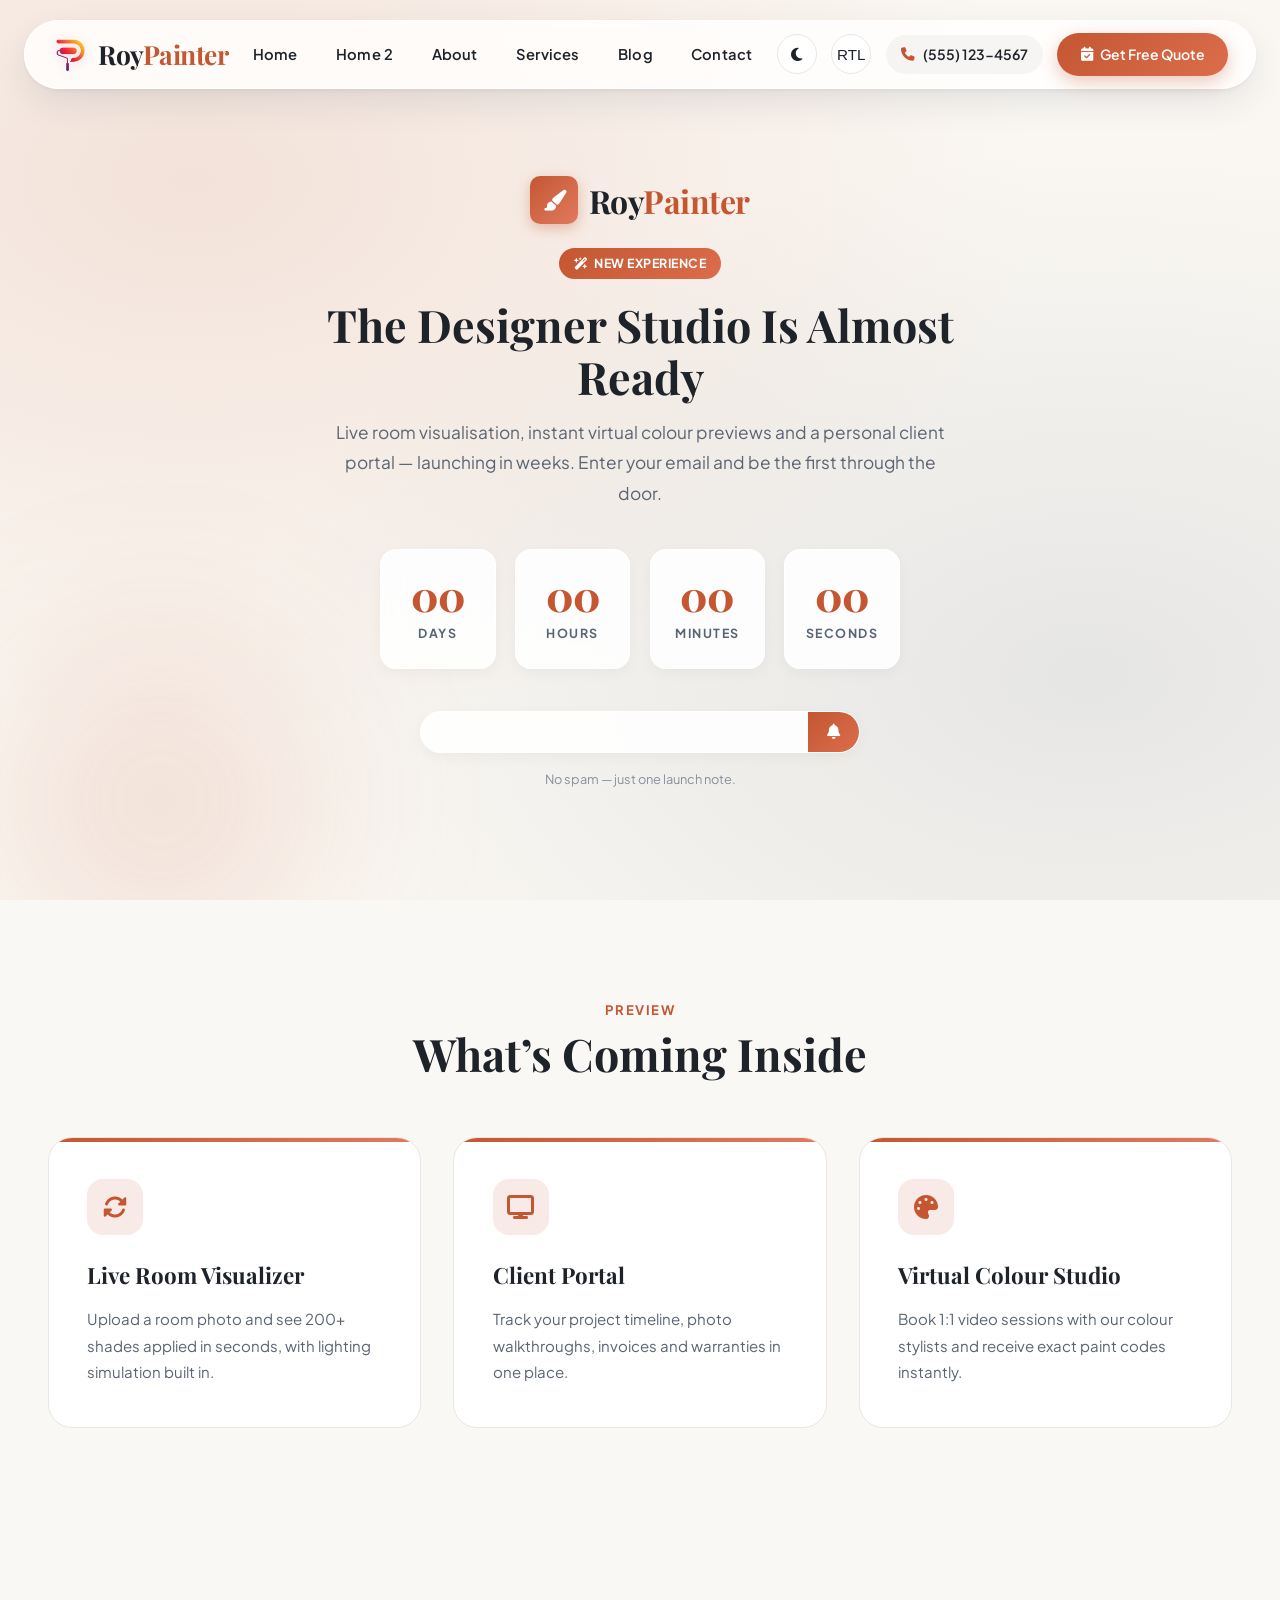
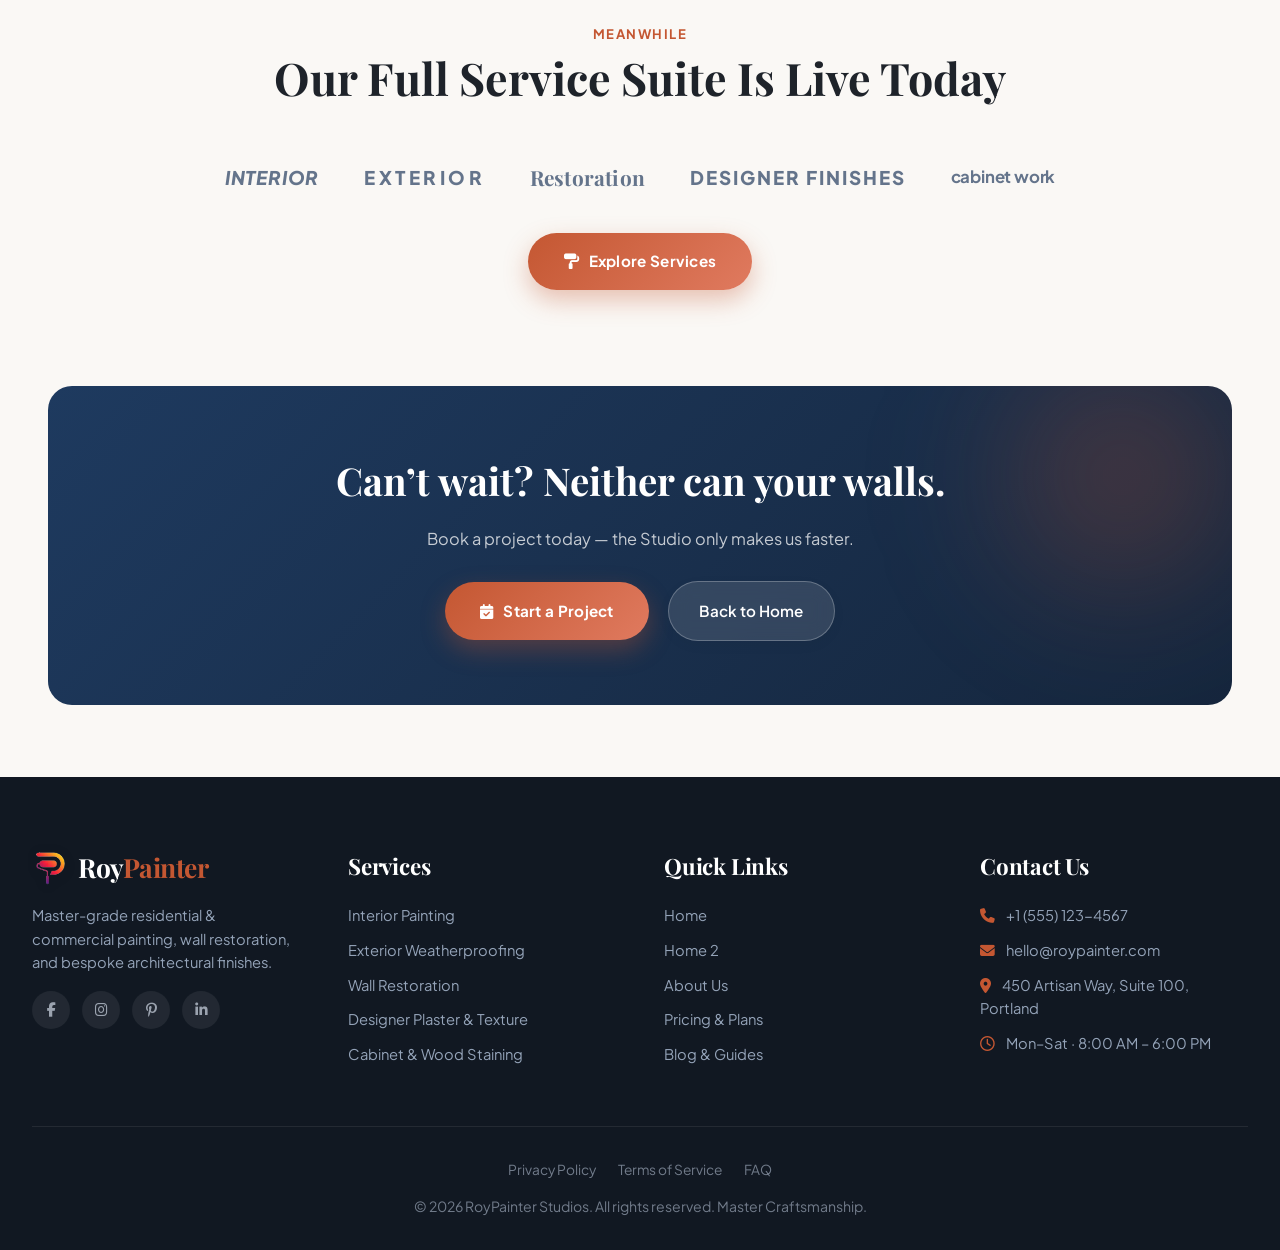
<file: pages/coming-soon.html>
<!DOCTYPE html>
<html lang="en">
<head>
    <meta charset="UTF-8">
    <meta name="viewport" content="width=device-width, initial-scale=1.0">
    <title>Coming Soon | RoyPainter Designer Studio</title>
    <meta name="description" content="RoyPainter is unveiling its Designer Studio — live colour-matching, virtual previews and a client portal. Count down with us.">
    <link rel="preconnect" href="https://fonts.googleapis.com">
    <link rel="preconnect" href="https://fonts.gstatic.com" crossorigin>
    <link href="https://fonts.googleapis.com/css2?family=Playfair+Display:ital,wght@0,600;0,700;0,800;1,600&family=Plus+Jakarta+Sans:wght@300;400;500;600;700;800&family=Poppins:wght@300;400;500;600;700&display=swap" rel="stylesheet">
    <link rel="stylesheet" href="https://cdnjs.cloudflare.com/ajax/libs/font-awesome/6.5.1/css/all.min.css">
    <link rel="icon" type="image/png" href="../assets/images/logo.png">
    <link rel="stylesheet" href="../assets/css/main.css">
    <link rel="stylesheet" href="../assets/css/components.css">
</head>
<body>

    <div id="siteNavbar"></div>

    <main>
        <!-- Section 1 — Countdown hero -->
        <section class="coming-wrap">
            <div class="inner-hero-glow"></div>
            <div class="coming-content">
                <div class="logo-wrap" style="justify-content:center;margin-bottom:1.4rem;">
                    <div class="logo-icon" style="width:48px;height:48px;font-size:1.3rem;"><i class="fa-solid fa-paintbrush"></i></div>
                    <div class="logo" style="font-size:2rem;">Roy<span class="logo-accent">Painter</span></div>
                </div>
                <span class="chip chip-accent"><i class="fa-solid fa-wand-magic-sparkles"></i> New Experience</span>
                <h1 class="section-title" style="margin:1.2rem 0 0.8rem;">The Designer Studio Is Almost Ready</h1>
                <p class="inner-hero-sub">Live room visualisation, instant virtual colour previews and a personal client portal — launching in weeks. Enter your email and be the first through the door.</p>

                <div class="countdown" data-countdown-target="2026-09-15T09:00:00">
                    <div class="countdown-box"><div class="num" data-count="days">00</div><div class="lbl">Days</div></div>
                    <div class="countdown-box"><div class="num" data-count="hours">00</div><div class="lbl">Hours</div></div>
                    <div class="countdown-box"><div class="num" data-count="minutes">00</div><div class="lbl">Minutes</div></div>
                    <div class="countdown-box"><div class="num" data-count="seconds">00</div><div class="lbl">Seconds</div></div>
                </div>

                <form class="footer-newsletter" data-newsletter novalidate style="max-width:440px;margin:0 auto 1rem;background:var(--card-glass);border-color:var(--card-glass-border);box-shadow:var(--shadow-sm);">
                    <input type="email" name="email" placeholder="Your email address" required>
                    <button type="submit" aria-label="Notify me"><i class="fa-solid fa-bell"></i></button>
                </form>
                <p style="font-size:0.8rem;color:var(--text-light);">No spam — just one launch note.</p>
            </div>
        </section>

        <!-- Section 2 — What's coming -->
        <section class="section section-soft">
            <div class="container">
                <div class="section-header">
                    <span class="section-tag">Preview</span>
                    <h2 class="section-title">What’s Coming Inside</h2>
                </div>
                <div class="grid grid-3">
                    <div class="mission-card">
                        <div class="icon-tile"><i class="fa-solid fa-rotate"></i></div>
                        <h3>Live Room Visualizer</h3>
                        <p>Upload a room photo and see 200+ shades applied in seconds, with lighting simulation built in.</p>
                    </div>
                    <div class="mission-card">
                        <div class="icon-tile"><i class="fa-solid fa-display"></i></div>
                        <h3>Client Portal</h3>
                        <p>Track your project timeline, photo walkthroughs, invoices and warranties in one place.</p>
                    </div>
                    <div class="mission-card">
                        <div class="icon-tile"><i class="fa-solid fa-palette"></i></div>
                        <h3>Virtual Colour Studio</h3>
                        <p>Book 1:1 video sessions with our colour stylists and receive exact paint codes instantly.</p>
                    </div>
                </div>
            </div>
        </section>

        <!-- Section 3 — Existing services still available -->
        <section class="section">
            <div class="container">
                <div class="section-header">
                    <span class="section-tag">Meanwhile</span>
                    <h2 class="section-title">Our Full Service Suite Is Live Today</h2>
                </div>
                <div class="brand-logos" style="margin-bottom:2.4rem;">
                    <span class="brand-item brand-1">INTERIOR</span>
                    <span class="brand-item brand-2">EXTERIOR</span>
                    <span class="brand-item brand-3">Restoration</span>
                    <span class="brand-item brand-4">DESIGNER FINISHES</span>
                    <span class="brand-item brand-5">cabinet work</span>
                </div>
                <div style="text-align:center;">
                    <a href="../pages/services.html" class="cta-button"><i class="fa-solid fa-paint-roller"></i> Explore Services</a>
                </div>
            </div>
        </section>

        <!-- Section 4 — CTA -->
        <section class="section section-tight" style="padding-top:0;">
            <div class="container">
                <div class="cta-banner">
                    <div class="cta-glow"></div>
                    <h2>Can’t wait? Neither can your walls.</h2>
                    <p>Book a project today — the Studio only makes us faster.</p>
                    <div class="hero-actions">
                        <a href="../pages/contact.html" class="cta-button"><i class="fa-solid fa-calendar-check"></i> Start a Project</a>
                        <a href="../index.html" class="cta-button-secondary" style="background:rgba(255,255,255,0.12);color:#fff;border-color:rgba(255,255,255,0.25);">Back to Home</a>
                    </div>
                </div>
            </div>
        </section>
    </main>

    <div id="siteFooter"></div>

    <script src="../assets/js/form-validation.js"></script>
    <script src="../assets/js/navbar.js"></script>
    <script src="../assets/js/coming-soon.js"></script>
</body>
</html>
</file>
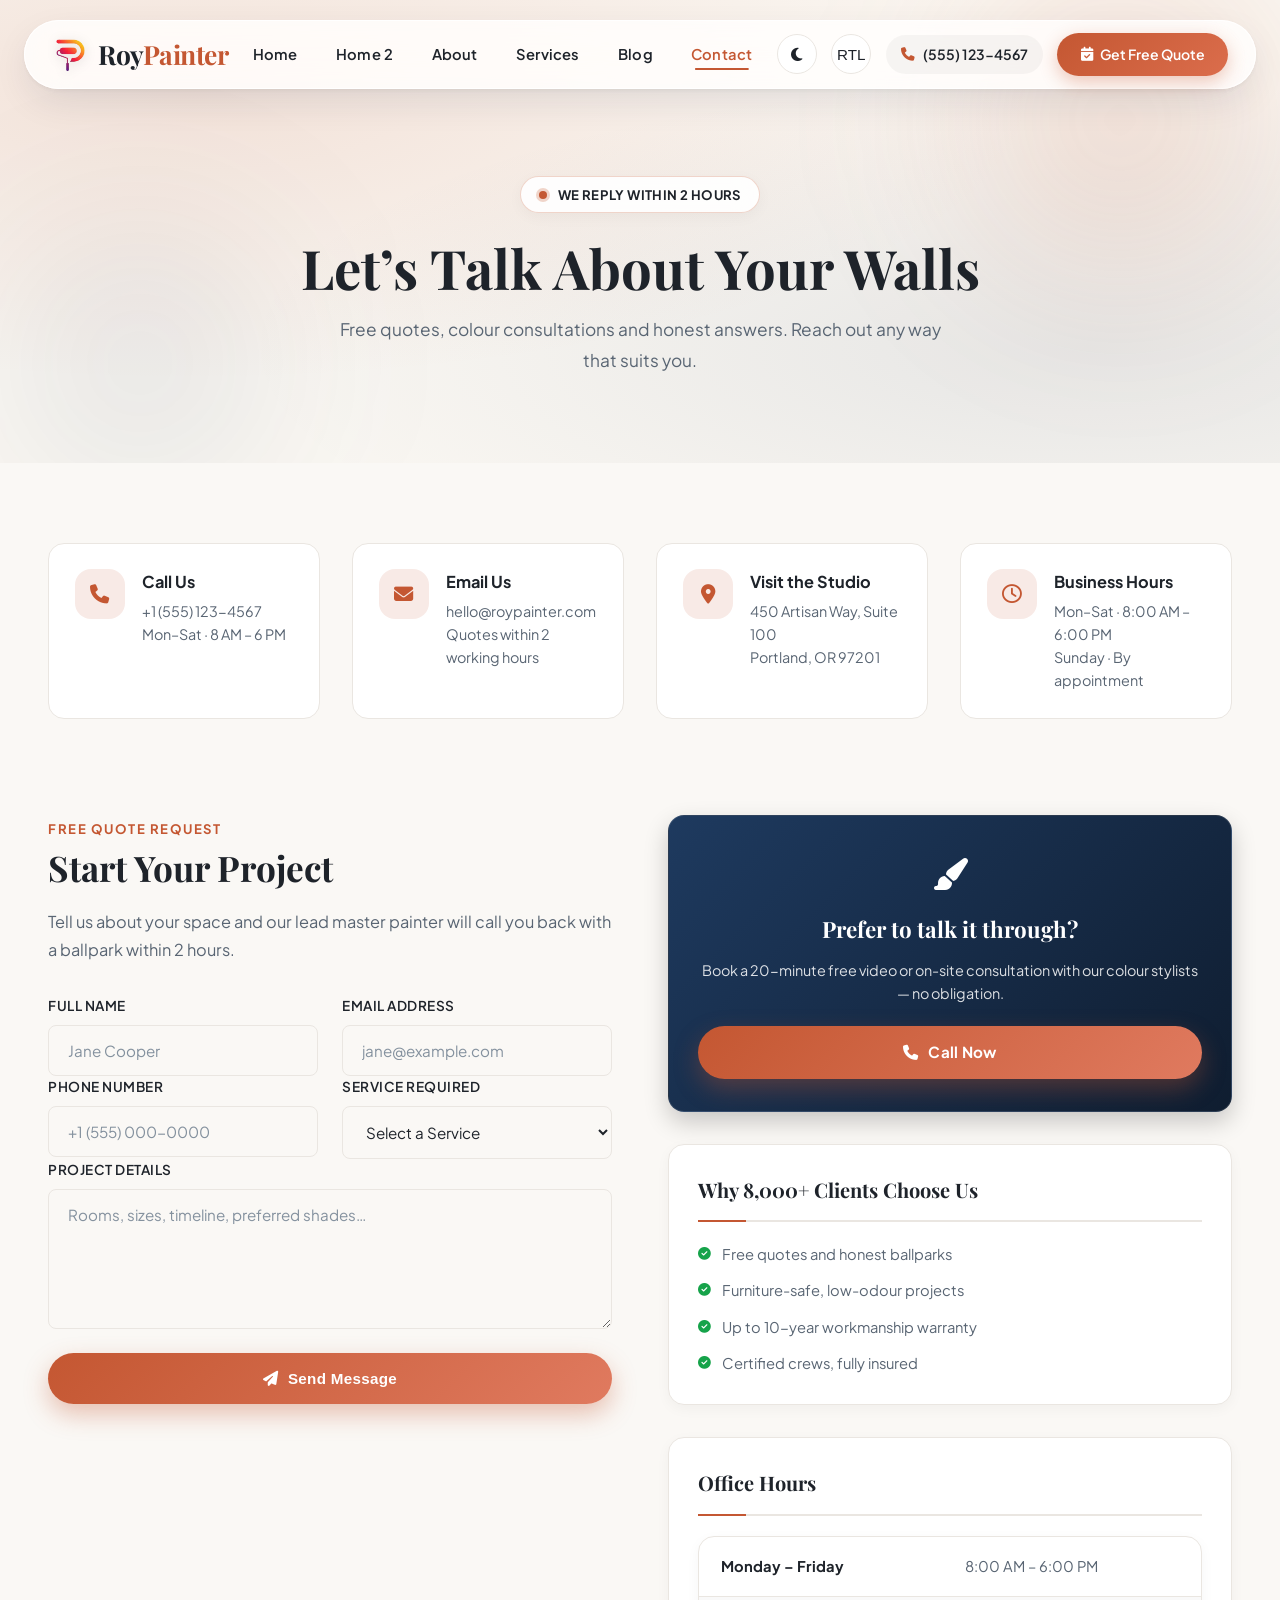
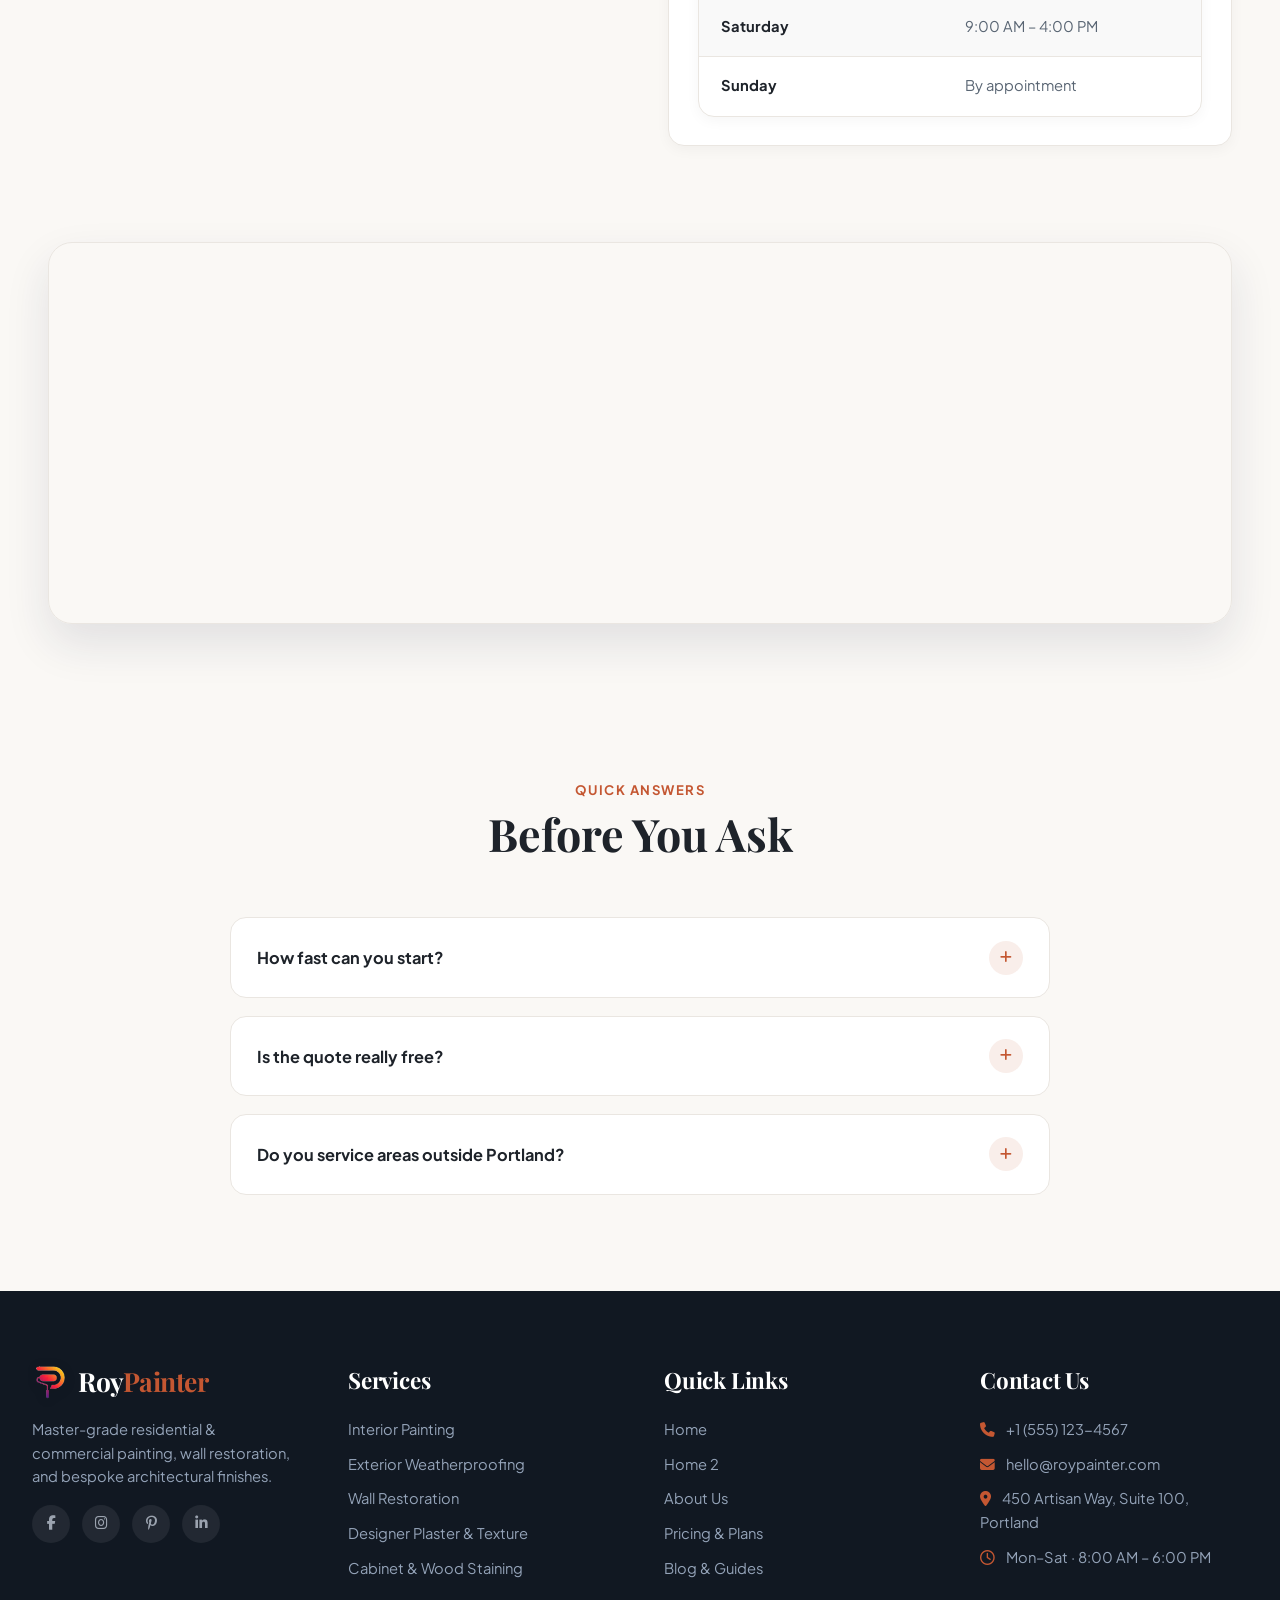
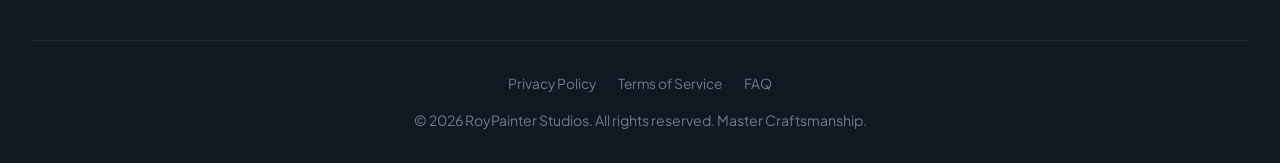
<file: pages/contact.html>
<!DOCTYPE html>
<html lang="en">
<head>
    <meta charset="UTF-8">
    <meta name="viewport" content="width=device-width, initial-scale=1.0">
    <title>Contact Us | RoyPainter</title>
    <meta name="description" content="Contact RoyPainter for free quotes and colour consultations. Call, email or visit our studio in Portland, OR.">
    <link rel="preconnect" href="https://fonts.googleapis.com">
    <link rel="preconnect" href="https://fonts.gstatic.com" crossorigin>
    <link href="https://fonts.googleapis.com/css2?family=Playfair+Display:ital,wght@0,600;0,700;0,800;1,600&family=Plus+Jakarta+Sans:wght@300;400;500;600;700;800&family=Poppins:wght@300;400;500;600;700&display=swap" rel="stylesheet">
    <link rel="stylesheet" href="https://cdnjs.cloudflare.com/ajax/libs/font-awesome/6.5.1/css/all.min.css">
    <link rel="icon" type="image/png" href="../assets/images/logo.png">
    <link rel="stylesheet" href="../assets/css/main.css">
    <link rel="stylesheet" href="../assets/css/components.css">
</head>
<body>

    <div id="siteNavbar"></div>

    <main>
        <!-- Section 1 — Inner hero -->
        <section class="inner-hero">
            <div class="inner-hero-glow"></div>
            <div class="inner-hero-glow-2"></div>
            <div class="container">
                <div class="hero-badge">
                    <span class="badge-dot"></span>
                    <span class="badge-text">We Reply Within 2 Hours</span>
                </div>
                <h1 class="section-title">Let’s Talk About Your Walls</h1>
                <p class="inner-hero-sub">Free quotes, colour consultations and honest answers. Reach out any way that suits you.</p>
             
            </div>
        </section>

        <!-- Section 2 — Contact info cards -->
        <section class="section section-tight" style="padding-top:5rem;padding-bottom:0;">
            <div class="container">
                <div class="grid grid-4">
                    <div class="contact-info-card">
                        <div class="icon-tile"><i class="fa-solid fa-phone"></i></div>
                        <div>
                            <h4>Call Us</h4>
                            <a href="tel:+15551234567">+1 (555) 123-4567</a>
                            <p>Mon–Sat · 8 AM – 6 PM</p>
                        </div>
                    </div>
                    <div class="contact-info-card">
                        <div class="icon-tile"><i class="fa-solid fa-envelope"></i></div>
                        <div>
                            <h4>Email Us</h4>
                            <a href="mailto:hello@roypainter.com">hello@roypainter.com</a>
                            <p>Quotes within 2 working hours</p>
                        </div>
                    </div>
                    <div class="contact-info-card">
                        <div class="icon-tile"><i class="fa-solid fa-location-dot"></i></div>
                        <div>
                            <h4>Visit the Studio</h4>
                            <p>450 Artisan Way, Suite 100</p>
                            <p>Portland, OR 97201</p>
                        </div>
                    </div>
                    <div class="contact-info-card">
                        <div class="icon-tile"><i class="fa-regular fa-clock"></i></div>
                        <div>
                            <h4>Business Hours</h4>
                            <p>Mon–Sat · 8:00 AM – 6:00 PM</p>
                            <p>Sunday · By appointment</p>
                        </div>
                    </div>
                </div>
            </div>
        </section>

        <!-- Section 3 — Form + side info -->
        <section class="section">
            <div class="container">
                <div class="grid grid-2" style="gap:3.5rem;align-items:start;">
                    <div>
                        <span class="section-tag">Free Quote Request</span>
                        <h2 class="section-title" style="font-size:2.2rem;margin-bottom:1.2rem;">Start Your Project</h2>
                        <p class="section-sub" style="margin:0 0 2rem;">Tell us about your space and our lead master painter will call you back with a ballpark within 2 hours.</p>

                        <form class="light-form" data-validate
                              data-success-title="Message Sent!"
                              data-success-msg="Thank you! Your request has been received — our team will contact you within 2 hours.">
                            <div class="form-row">
                                <div class="form-group">
                                    <label for="cName">Full Name</label>
                                    <input type="text" id="cName" name="name" placeholder="Jane Cooper" required>
                                    <span class="field-error">Please enter your full name.</span>
                                </div>
                                <div class="form-group">
                                    <label for="cEmail">Email Address</label>
                                    <input type="email" id="cEmail" name="email" placeholder="jane@example.com" required data-type="email">
                                    <span class="field-error">Please enter a valid email address.</span>
                                </div>
                            </div>
                            <div class="form-row">
                                <div class="form-group">
                                    <label for="cPhone">Phone Number</label>
                                    <input type="tel" id="cPhone" name="phone" placeholder="+1 (555) 000-0000" required data-type="tel">
                                    <span class="field-error">Please enter a valid phone number.</span>
                                </div>
                                <div class="form-group">
                                    <label for="cService">Service Required</label>
                                    <select id="cService" name="service" required>
                                        <option value="">Select a Service</option>
                                        <option value="Interior Painting">Interior Painting</option>
                                        <option value="Exterior Painting">Exterior Painting</option>
                                        <option value="Wall Restoration">Wall Restoration</option>
                                        <option value="Designer Finishes">Designer Finishes & Textures</option>
                                        <option value="Cabinet & Wood Staining">Cabinet & Wood Staining</option>
                                        <option value="Color Consultation">Color Consultation</option>
                                        <option value="Commercial Painting">Commercial Painting</option>
                                        <option value="Other">Other / Not Sure</option>
                                    </select>
                                    <span class="field-error">Please select a service.</span>
                                </div>
                            </div>
                            <div class="form-group">
                                <label for="cMessage">Project Details</label>
                                <textarea id="cMessage" name="message" placeholder="Rooms, sizes, timeline, preferred shades…"></textarea>
                            </div>
                            <button type="submit" class="cta-button" style="width:100%;justify-content:center;">
                                <i class="fa-solid fa-paper-plane"></i> Send Message
                            </button>
                        </form>
                    </div>

                    <div>
                        <div class="widget widget-callout" style="margin-bottom:2rem;">
                            <div style="font-size:2rem;margin-bottom:0.8rem; color: white;"><i class="fa-solid fa-paintbrush"></i></div>
                            <h4 style="color: white;">Prefer to talk it through?</h4>
                            <p>Book a 20-minute free video or on-site consultation with our colour stylists — no obligation.</p>
                            <a href="tel:+15551234567" class="cta-button" style="width:100%;justify-content:center;padding:0.9rem;"><i class="fa-solid fa-phone"></i> Call Now</a>
                        </div>

                        <div class="widget">
                            <h3 class="widget-title">Why 8,000+ Clients Choose Us</h3>
                            <div class="plan-features" style="list-style:none;display:flex;flex-direction:column;gap:0.8rem;margin:0;padding:0;">
                                <li style="display:flex;align-items:flex-start;gap:0.7rem;font-size:0.92rem;color:var(--text-muted);"><i class="fa-solid fa-circle-check" style="color:#16A34A;margin-top:0.3rem;"></i> Free quotes and honest ballparks</li>
                                <li style="display:flex;align-items:flex-start;gap:0.7rem;font-size:0.92rem;color:var(--text-muted);"><i class="fa-solid fa-circle-check" style="color:#16A34A;margin-top:0.3rem;"></i> Furniture-safe, low-odour projects</li>
                                <li style="display:flex;align-items:flex-start;gap:0.7rem;font-size:0.92rem;color:var(--text-muted);"><i class="fa-solid fa-circle-check" style="color:#16A34A;margin-top:0.3rem;"></i> Up to 10-year workmanship warranty</li>
                                <li style="display:flex;align-items:flex-start;gap:0.7rem;font-size:0.92rem;color:var(--text-muted);"><i class="fa-solid fa-circle-check" style="color:#16A34A;margin-top:0.3rem;"></i> Certified crews, fully insured</li>
                            </div>
                        </div>

                        <div class="widget">
                            <h3 class="widget-title">Office Hours</h3>
                            <div class="table-wrap">
                                <table>
                                    <tbody>
                                        <tr><td><b>Monday – Friday</b></td><td>8:00 AM – 6:00 PM</td></tr>
                                        <tr><td><b>Saturday</b></td><td>9:00 AM – 4:00 PM</td></tr>
                                        <tr><td><b>Sunday</b></td><td>By appointment</td></tr>
                                    </tbody>
                                </table>
                            </div>
                        </div>
                    </div>
                </div>
            </div>
        </section>

        <!-- Section 4 — Map -->
        <section class="section section-tight" style="padding-top:0;">
            <div class="container">
                <div class="map-wrap">
                    <iframe src="https://www.openstreetmap.org/export/embed.html?bbox=-122.6902%2C45.5050%2C-122.6682%2C45.5190&layer=mapnik&marker=45.5120%2C-122.6792" title="RoyPainter Studio location map" loading="lazy"></iframe>
                </div>
            </div>
        </section>

        <!-- Section 5 — FAQ teaser -->
        <section class="section section-soft" style="padding-top:5rem;">
            <div class="container">
                <div class="section-header">
                    <span class="section-tag">Quick Answers</span>
                    <h2 class="section-title">Before You Ask</h2>
                </div>
                <div class="faq-list" style="max-width:820px;margin:0 auto;">
                    <div class="faq-item">
                        <button class="faq-question"><span class="q">How fast can you start?</span><span class="faq-icon"><i class="fa-solid fa-plus"></i></span></button>
                        <div class="faq-answer"><div class="faq-answer-inner">Most residential projects start within 1–2 weeks of sign-off. Rush slots are available for small rooms and touch-ups.</div></div>
                    </div>
                    <div class="faq-item">
                        <button class="faq-question"><span class="q">Is the quote really free?</span><span class="faq-icon"><i class="fa-solid fa-plus"></i></span></button>
                        <div class="faq-answer"><div class="faq-answer-inner">Yes — on-site or virtual quotes are free, with no obligation. You’ll get a written itemised estimate.</div></div>
                    </div>
                    <div class="faq-item">
                        <button class="faq-question"><span class="q">Do you service areas outside Portland?</span><span class="faq-icon"><i class="fa-solid fa-plus"></i></span></button>
                        <div class="faq-answer"><div class="faq-answer-inner">We work across the greater Portland metro and travel statewide for larger commercial projects. Call us to confirm your area.</div></div>
                    </div>
                </div>
            </div>
        </section>
    </main>

    <div id="siteFooter"></div>

    <script src="../assets/js/form-validation.js"></script>
    <script src="../assets/js/navbar.js"></script>
    <script src="../assets/js/faq.js"></script>
</body>
</html>
</file>
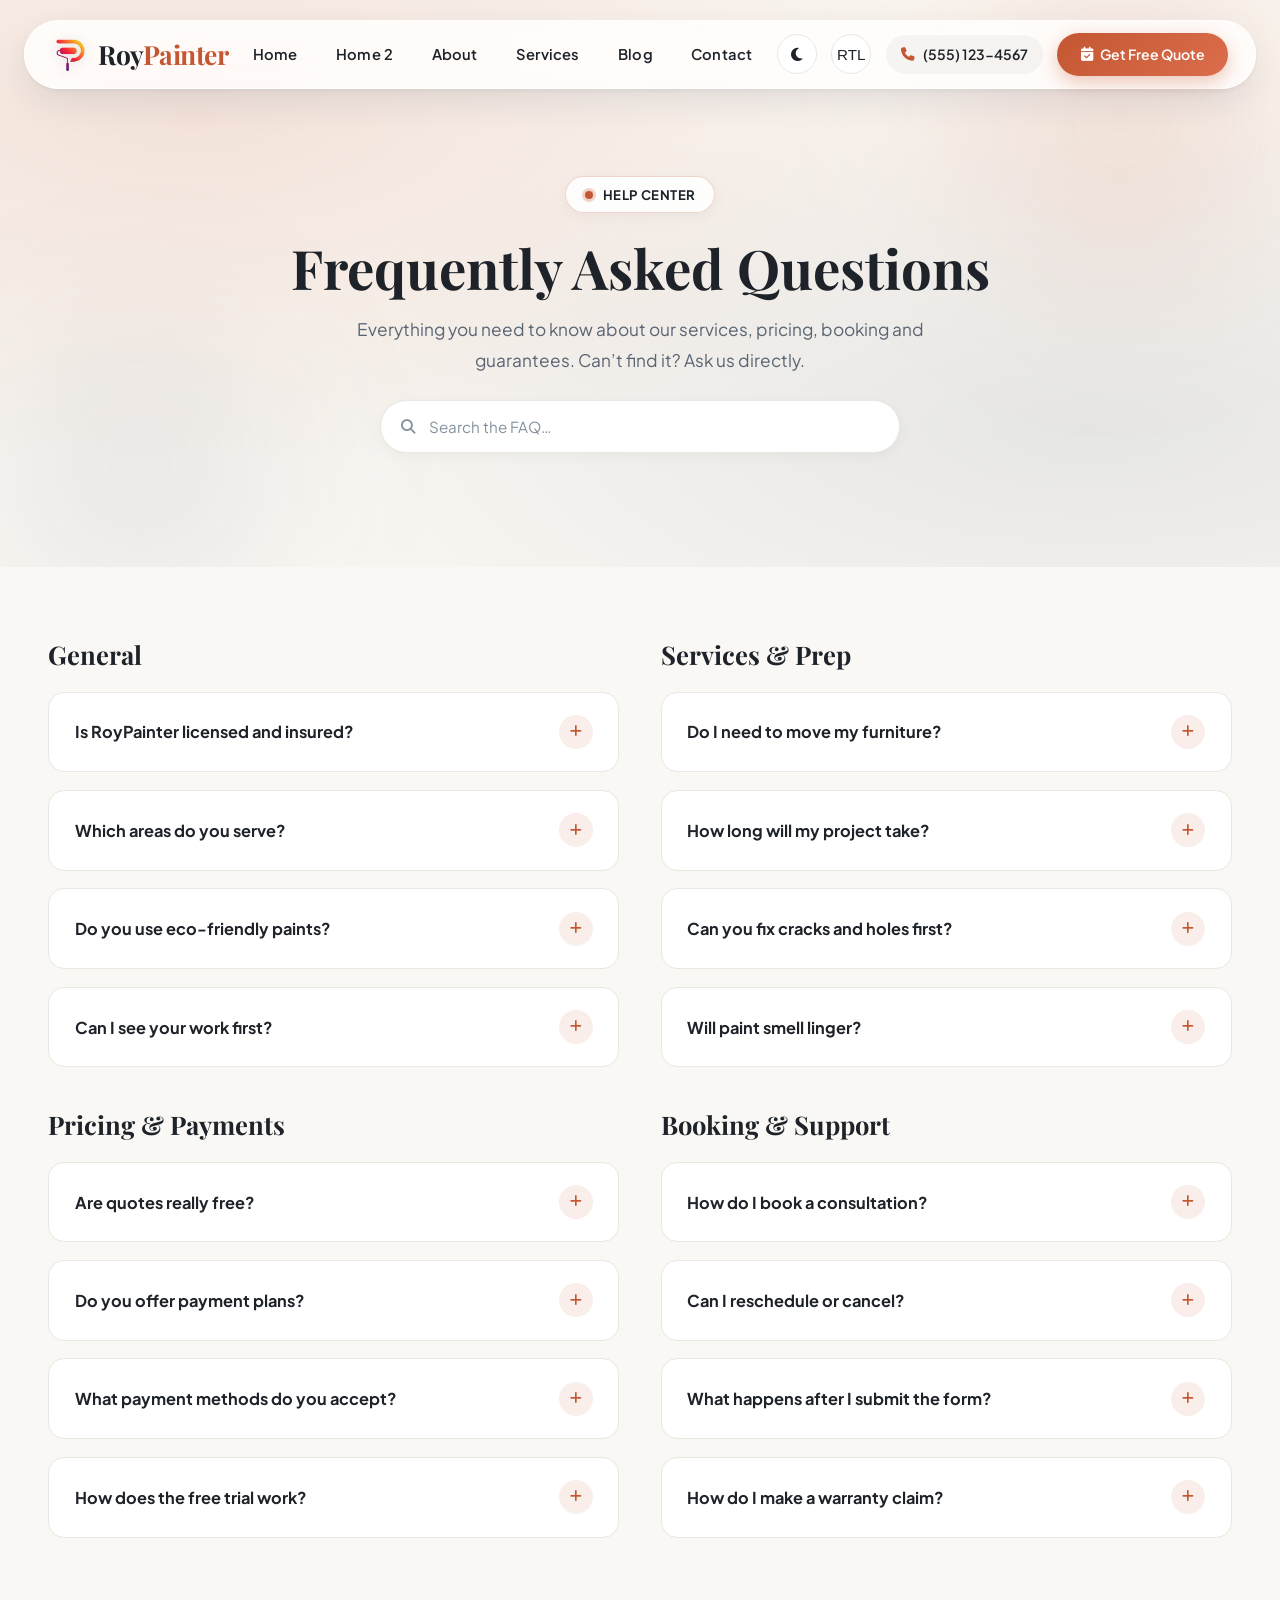
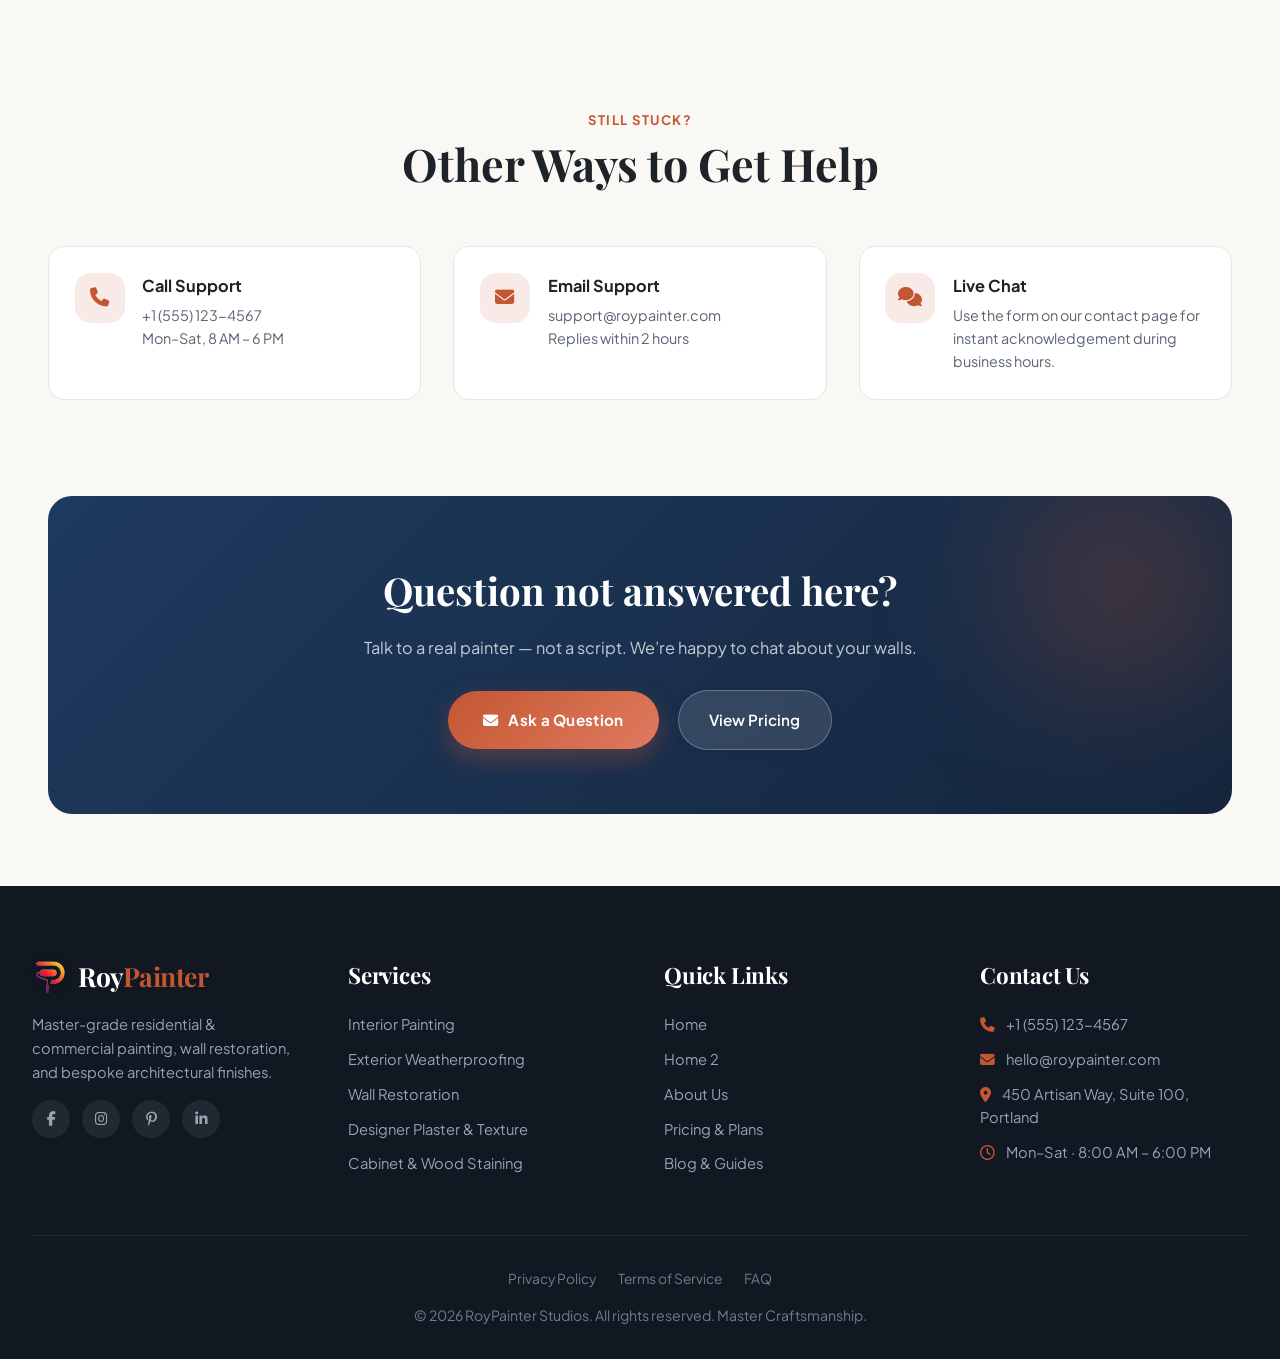
<file: pages/faq.html>
<!DOCTYPE html>
<html lang="en">
<head>
    <meta charset="UTF-8">
    <meta name="viewport" content="width=device-width, initial-scale=1.0">
    <title>FAQ | RoyPainter</title>
    <meta name="description" content="Answers to common questions about RoyPainter services, pricing, booking, payments, warranties and support.">
    <link rel="preconnect" href="https://fonts.googleapis.com">
    <link rel="preconnect" href="https://fonts.gstatic.com" crossorigin>
    <link href="https://fonts.googleapis.com/css2?family=Playfair+Display:ital,wght@0,600;0,700;0,800;1,600&family=Plus+Jakarta+Sans:wght@300;400;500;600;700;800&family=Poppins:wght@300;400;500;600;700&display=swap" rel="stylesheet">
    <link rel="stylesheet" href="https://cdnjs.cloudflare.com/ajax/libs/font-awesome/6.5.1/css/all.min.css">
    <link rel="icon" type="image/png" href="../assets/images/logo.png">
    <link rel="stylesheet" href="../assets/css/main.css">
    <link rel="stylesheet" href="../assets/css/components.css">
</head>
<body>

    <div id="siteNavbar"></div>

    <main>
        <!-- Section 1 — Inner hero -->
        <section class="inner-hero">
            <div class="inner-hero-glow"></div>
            <div class="inner-hero-glow-2"></div>
            <div class="container">
                <div class="hero-badge">
                    <span class="badge-dot"></span>
                    <span class="badge-text">Help Center</span>
                </div>
                <h1 class="section-title">Frequently Asked Questions</h1>
                <p class="inner-hero-sub">Everything you need to know about our services, pricing, booking and guarantees. Can’t find it? Ask us directly.</p>
                <div class="search-bar" style="margin-top:1.6rem;">
                    <i class="fa-solid fa-magnifying-glass"></i>
                    <input type="search" id="faqSearch" placeholder="Search the FAQ…" aria-label="Search frequently asked questions">
                </div>
            </div>
        </section>

        <!-- Section 2 — FAQ accordion groups -->
        <section class="section section-tight">
            <div class="container">
                <div class="grid grid-2" style="gap:2.6rem;align-items:start;">

                    <div data-faq-group>
                        <h2 class="section-title" style="font-size:1.6rem;margin-bottom:1.4rem;">General</h2>
                        <div class="faq-list">
                            <div class="faq-item">
                                <button class="faq-question"><span class="q">Is RoyPainter licensed and insured?</span><span class="faq-icon"><i class="fa-solid fa-plus"></i></span></button>
                                <div class="faq-answer"><div class="faq-answer-inner">Yes — fully licensed, bonded and insured with general liability and worker’s compensation. Certificates are available on request for every project.</div></div>
                            </div>
                            <div class="faq-item">
                                <button class="faq-question"><span class="q">Which areas do you serve?</span><span class="faq-icon"><i class="fa-solid fa-plus"></i></span></button>
                                <div class="faq-answer"><div class="faq-answer-inner">We cover the greater Portland metro daily and travel statewide for commercial and multi-site projects. Call us to confirm your address.</div></div>
                            </div>
                            <div class="faq-item">
                                <button class="faq-question"><span class="q">Do you use eco-friendly paints?</span><span class="faq-icon"><i class="fa-solid fa-plus"></i></span></button>
                                <div class="faq-answer"><div class="faq-answer-inner">Every project defaults to low-VOC, washable premium paints. Zero-VOC and natural lime/clay options are available at no labour premium.</div></div>
                            </div>
                            <div class="faq-item">
                                <button class="faq-question"><span class="q">Can I see your work first?</span><span class="faq-icon"><i class="fa-solid fa-plus"></i></span></button>
                                <div class="faq-answer"><div class="faq-answer-inner">Of course — browse our blog galleries or ask for references from projects in your neighbourhood. We’re proud of the walls we leave behind.</div></div>
                            </div>
                        </div>
                    </div>

                    <div data-faq-group>
                        <h2 class="section-title" style="font-size:1.6rem;margin-bottom:1.4rem;">Services & Prep</h2>
                        <div class="faq-list">
                            <div class="faq-item">
                                <button class="faq-question"><span class="q">Do I need to move my furniture?</span><span class="faq-icon"><i class="fa-solid fa-plus"></i></span></button>
                                <div class="faq-answer"><div class="faq-answer-inner">No. We wrap and move furniture as part of every job, and restore it to within a millimetre of its original position with our HEPA cleanup.</div></div>
                            </div>
                            <div class="faq-item">
                                <button class="faq-question"><span class="q">How long will my project take?</span><span class="faq-icon"><i class="fa-solid fa-plus"></i></span></button>
                                <div class="faq-answer"><div class="faq-answer-inner">A bedroom is a single day. Whole homes typically run 3–5 days; exteriors 4–8 depending on size and weather. You’ll get a written timeline at sign-off.</div></div>
                            </div>
                            <div class="faq-item">
                                <button class="faq-question"><span class="q">Can you fix cracks and holes first?</span><span class="faq-icon"><i class="fa-solid fa-plus"></i></span></button>
                                <div class="faq-answer"><div class="faq-answer-inner">That’s our Wall Restoration specialty — cracks, nail pops, water stains and old textures are repaired and primed before any colour goes on.</div></div>
                            </div>
                            <div class="faq-item">
                                <button class="faq-question"><span class="q">Will paint smell linger?</span><span class="faq-icon"><i class="fa-solid fa-plus"></i></span></button>
                                <div class="faq-answer"><div class="faq-answer-inner">Low-VOC paint is nearly odourless. Most clients sleep in the same home the same night — just keep rooms ventilated for the first 24 hours.</div></div>
                            </div>
                        </div>
                    </div>

                    <div data-faq-group>
                        <h2 class="section-title" style="font-size:1.6rem;margin-bottom:1.4rem;">Pricing & Payments</h2>
                        <div class="faq-list">
                            <div class="faq-item">
                                <button class="faq-question"><span class="q">Are quotes really free?</span><span class="faq-icon"><i class="fa-solid fa-plus"></i></span></button>
                                <div class="faq-answer"><div class="faq-answer-inner">Yes. On-site or virtual quotes are free with no obligation, and you receive a written itemised estimate — never a verbal ballpark only.</div></div>
                            </div>
                            <div class="faq-item">
                                <button class="faq-question"><span class="q">Do you offer payment plans?</span><span class="faq-icon"><i class="fa-solid fa-plus"></i></span></button>
                                <div class="faq-answer"><div class="faq-answer-inner">Projects above $1,000 can be split into three equal payments: on sign-off, at the midpoint and at handover. Care Plans bill monthly.</div></div>
                            </div>
                            <div class="faq-item">
                                <button class="faq-question"><span class="q">What payment methods do you accept?</span><span class="faq-icon"><i class="fa-solid fa-plus"></i></span></button>
                                <div class="faq-answer"><div class="faq-answer-inner">Card, bank transfer, and e-transfer. Financing options are available for larger renovations through our partners.</div></div>
                            </div>
                            <div class="faq-item">
                                <button class="faq-question"><span class="q">How does the free trial work?</span><span class="faq-icon"><i class="fa-solid fa-plus"></i></span></button>
                                <div class="faq-answer"><div class="faq-answer-inner">Care Plans start with a 30-day free trial — no card required — including a touch-up visit. Cancel anytime before day 30 at no charge.</div></div>
                            </div>
                        </div>
                    </div>

                    <div data-faq-group>
                        <h2 class="section-title" style="font-size:1.6rem;margin-bottom:1.4rem;">Booking & Support</h2>
                        <div class="faq-list">
                            <div class="faq-item">
                                <button class="faq-question"><span class="q">How do I book a consultation?</span><span class="faq-icon"><i class="fa-solid fa-plus"></i></span></button>
                                <div class="faq-answer"><div class="faq-answer-inner">Use the contact form, call +1 (555) 123-4567, or email hello@roypainter.com. We confirm appointments within 2 working hours.</div></div>
                            </div>
                            <div class="faq-item">
                                <button class="faq-question"><span class="q">Can I reschedule or cancel?</span><span class="faq-icon"><i class="fa-solid fa-plus"></i></span></button>
                                <div class="faq-answer"><div class="faq-answer-inner">Yes — reschedule free up to 48 hours before a visit. Paid projects carry a $50 cancellation fee within 48 hours; Care Plans cancel free anytime.</div></div>
                            </div>
                            <div class="faq-item">
                                <button class="faq-question"><span class="q">What happens after I submit the form?</span><span class="faq-icon"><i class="fa-solid fa-plus"></i></span></button>
                                <div class="faq-answer"><div class="faq-answer-inner">You’ll receive an automatic confirmation immediately, then a personal reply from a project coordinator within 2 working hours.</div></div>
                            </div>
                            <div class="faq-item">
                                <button class="faq-question"><span class="q">How do I make a warranty claim?</span><span class="faq-icon"><i class="fa-solid fa-plus"></i></span></button>
                                <div class="faq-answer"><div class="faq-answer-inner">Email your project number and photos to hello@roypainter.com. Covered issues are scheduled for repair within 14 days — free of charge.</div></div>
                            </div>
                        </div>
                    </div>
                </div>
            </div>
        </section>

        <!-- Section 3 — Help cards -->
        <section class="section section-soft">
            <div class="container">
                <div class="section-header">
                    <span class="section-tag">Still Stuck?</span>
                    <h2 class="section-title">Other Ways to Get Help</h2>
                </div>
                <div class="grid grid-3">
                    <div class="contact-info-card">
                        <div class="icon-tile"><i class="fa-solid fa-phone"></i></div>
                        <div><h4>Call Support</h4><a href="tel:+15551234567">+1 (555) 123-4567</a><p>Mon–Sat, 8 AM – 6 PM</p></div>
                    </div>
                    <div class="contact-info-card">
                        <div class="icon-tile"><i class="fa-solid fa-envelope"></i></div>
                        <div><h4>Email Support</h4><a href="mailto:support@roypainter.com">support@roypainter.com</a><p>Replies within 2 hours</p></div>
                    </div>
                    <div class="contact-info-card">
                        <div class="icon-tile"><i class="fa-solid fa-comments"></i></div>
                        <div><h4>Live Chat</h4><p>Use the form on our contact page for instant acknowledgement during business hours.</p></div>
                    </div>
                </div>
            </div>
        </section>

        <!-- Section 4 — CTA -->
        <section class="section section-tight" style="padding-top:0;">
            <div class="container">
                <div class="cta-banner">
                    <div class="cta-glow"></div>
                    <h2>Question not answered here?</h2>
                    <p>Talk to a real painter — not a script. We’re happy to chat about your walls.</p>
                    <div class="hero-actions">
                        <a href="../pages/contact.html" class="cta-button"><i class="fa-solid fa-envelope"></i> Ask a Question</a>
                        <a href="../pages/pricing.html" class="cta-button-secondary" style="background:rgba(255,255,255,0.12);color:#fff;border-color:rgba(255,255,255,0.25);">View Pricing</a>
                    </div>
                </div>
            </div>
        </section>
    </main>

    <div id="siteFooter"></div>

    <script src="../assets/js/form-validation.js"></script>
    <script src="../assets/js/navbar.js"></script>
    <script src="../assets/js/faq.js"></script>
</body>
</html>
</file>
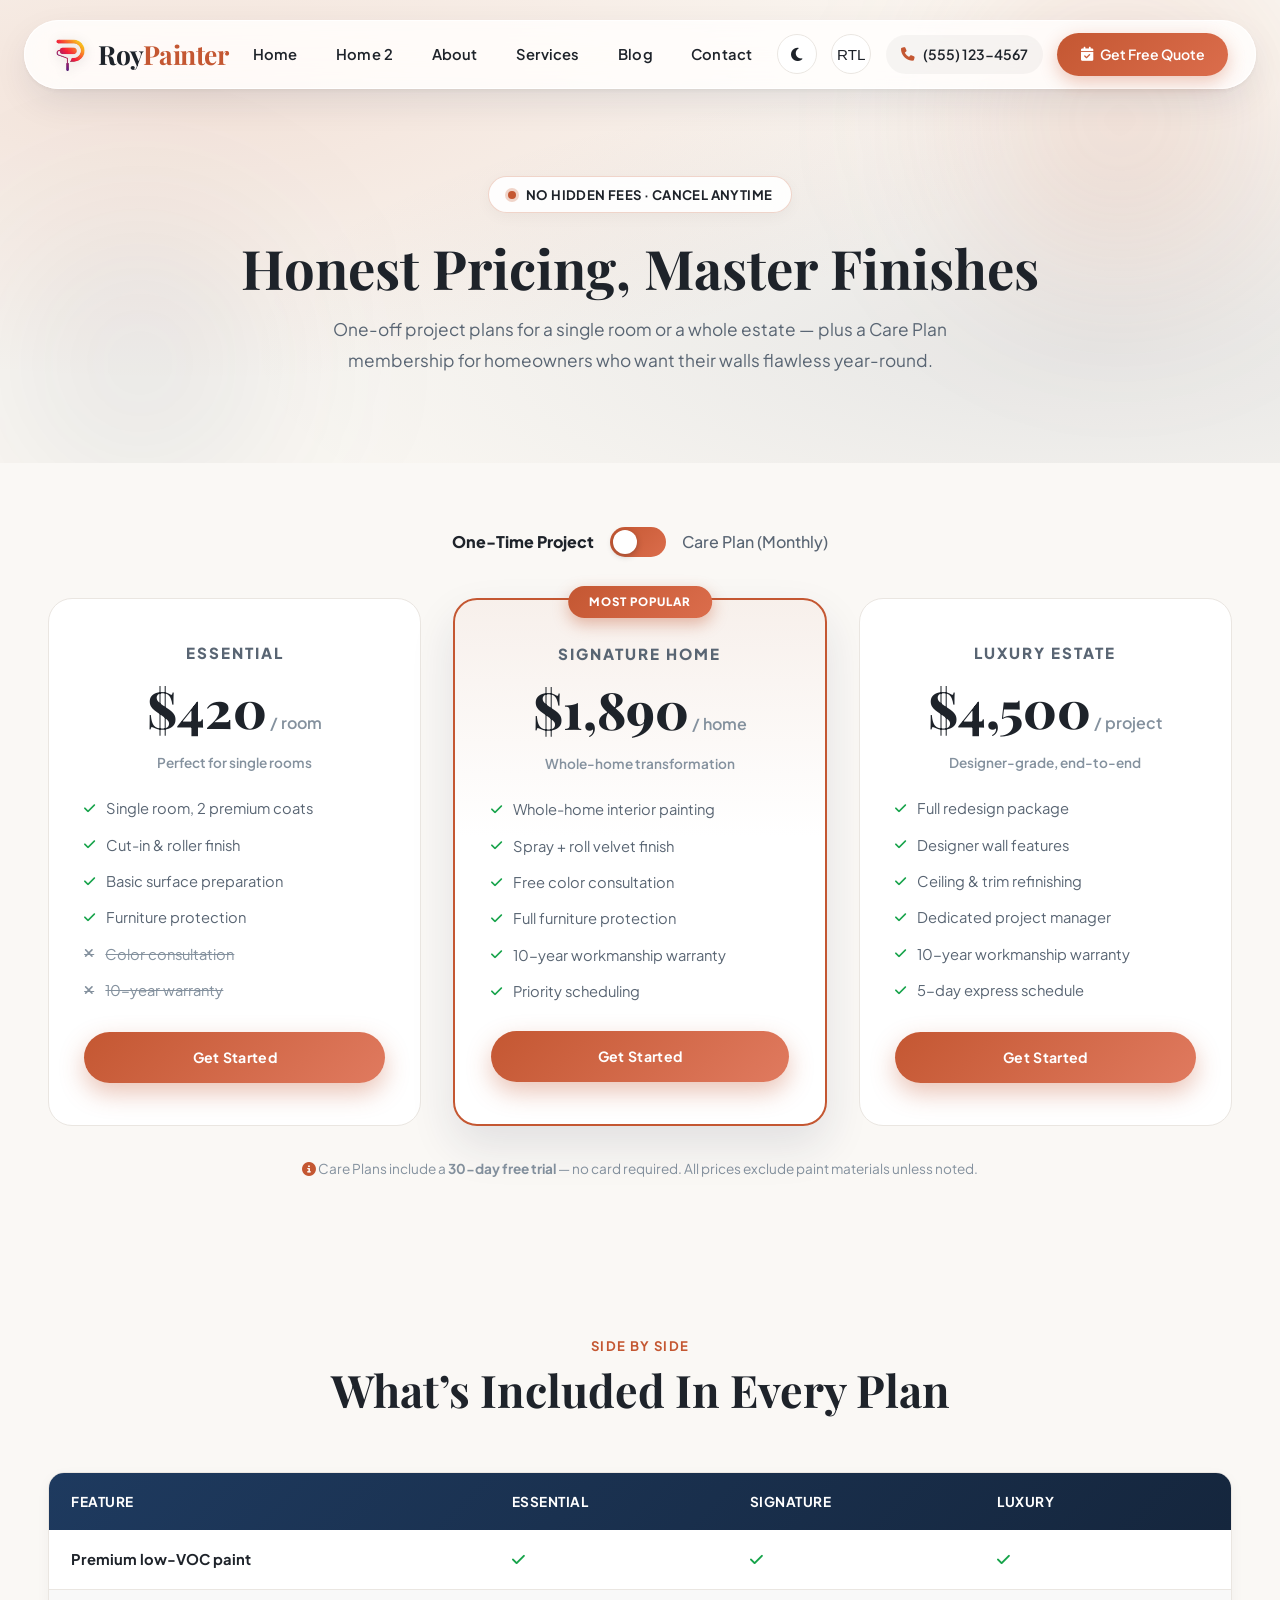
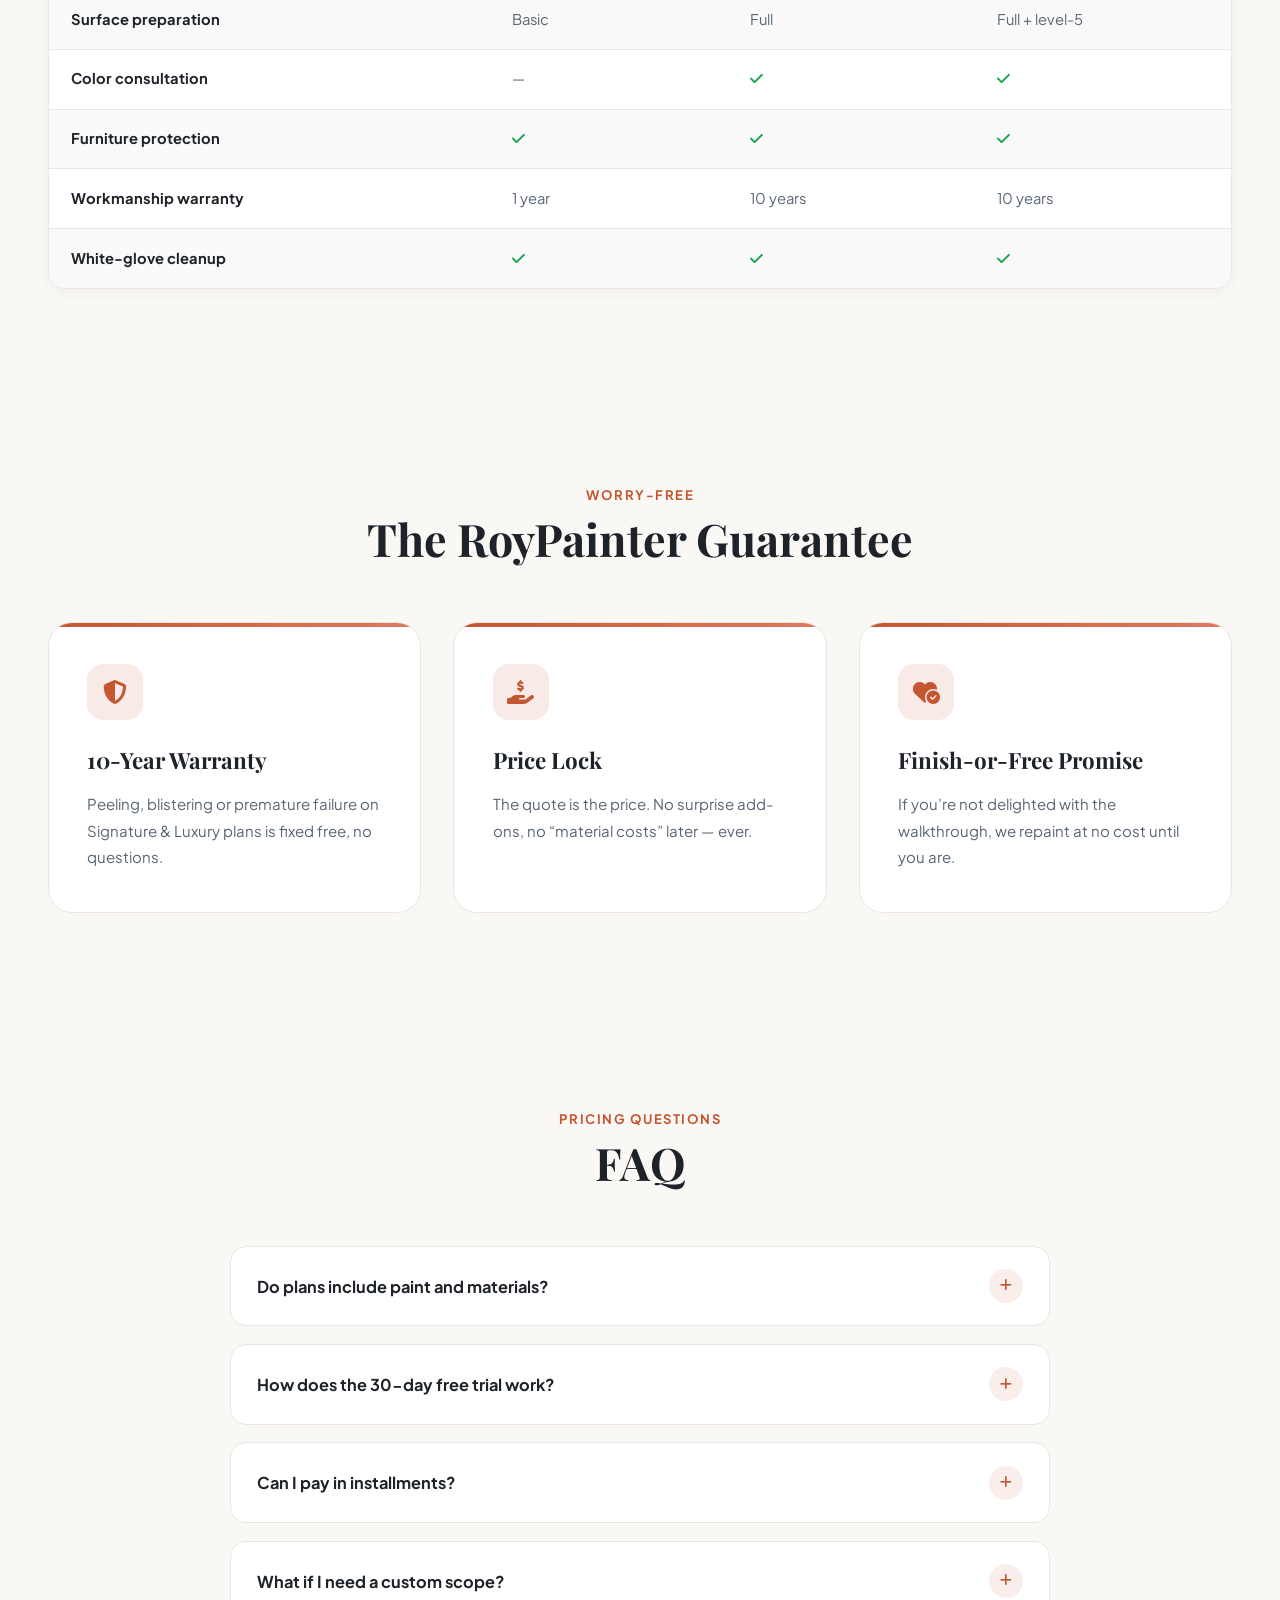
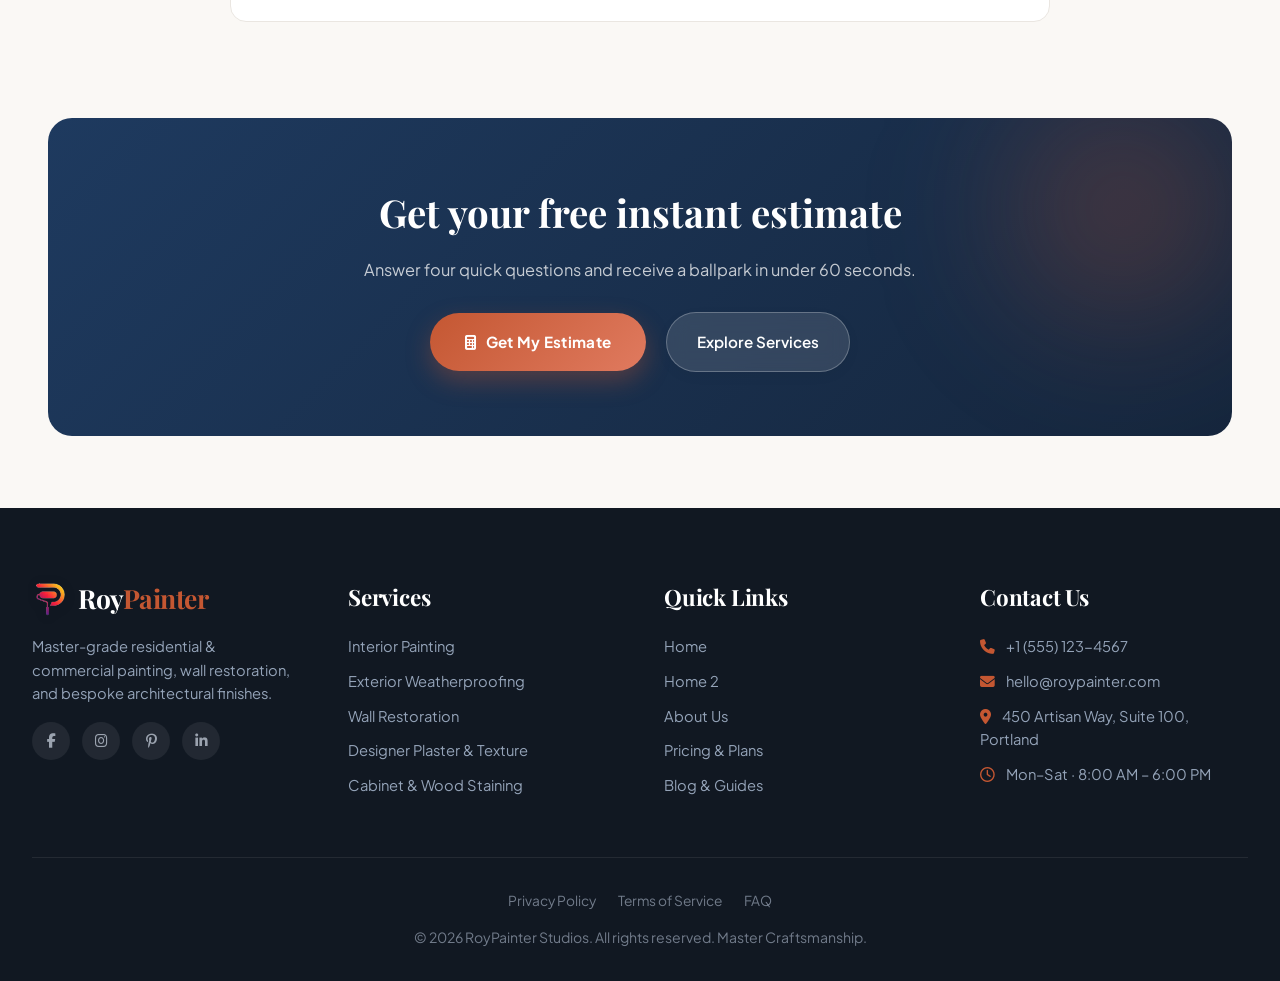
<file: pages/pricing.html>
<!DOCTYPE html>
<html lang="en">
<head>
    <meta charset="UTF-8">
    <meta name="viewport" content="width=device-width, initial-scale=1.0">
    <title>Pricing & Plans | RoyPainter</title>
    <meta name="description" content="Transparent RoyPainter pricing — one-off project plans and monthly maintenance memberships with free trials, guarantees and no hidden fees.">
    <link rel="preconnect" href="https://fonts.googleapis.com">
    <link rel="preconnect" href="https://fonts.gstatic.com" crossorigin>
    <link href="https://fonts.googleapis.com/css2?family=Playfair+Display:ital,wght@0,600;0,700;0,800;1,600&family=Plus+Jakarta+Sans:wght@300;400;500;600;700;800&family=Poppins:wght@300;400;500;600;700&display=swap" rel="stylesheet">
    <link rel="stylesheet" href="https://cdnjs.cloudflare.com/ajax/libs/font-awesome/6.5.1/css/all.min.css">
    <link rel="icon" type="image/png" href="../assets/images/logo.png">
    <link rel="stylesheet" href="../assets/css/main.css">
    <link rel="stylesheet" href="../assets/css/components.css">
</head>
<body>

    <div id="siteNavbar"></div>

    <main>
        <!-- Section 1 — Inner hero -->
        <section class="inner-hero">
            <div class="inner-hero-glow"></div>
            <div class="inner-hero-glow-2"></div>
            <div class="container">
                <div class="hero-badge">
                    <span class="badge-dot"></span>
                    <span class="badge-text">No Hidden Fees · Cancel Anytime</span>
                </div>
                <h1 class="section-title">Honest Pricing, Master Finishes</h1>
                <p class="inner-hero-sub">One-off project plans for a single room or a whole estate — plus a Care Plan membership for homeowners who want their walls flawless year-round.</p>
                
            </div>
        </section>

        <!-- Section 2 — Billing toggle + plans -->
        <section class="section section-tight" style="padding-top:4rem;">
            <div class="container">
                <div style="display:flex;align-items:center;justify-content:center;gap:1rem;margin-bottom:2.6rem;flex-wrap:wrap;">
                    <span data-billing-label="onetime" style="font-weight:800;color:var(--text-dark);">One-Time Project</span>
                    <label class="billing-switch" style="cursor:pointer;display:inline-flex;align-items:center;">
                        <input type="checkbox" id="billingToggle" style="width:0;height:0;opacity:0;position:absolute;">
                        <span style="width:56px;height:30px;border-radius:9999px;background:linear-gradient(135deg,var(--active-accent),#db6d4c);display:inline-block;position:relative;transition:var(--transition);">
                            <span style="position:absolute;top:3px;left:3px;width:24px;height:24px;border-radius:50%;background:#fff;transition:var(--transition);box-shadow:0 2px 6px rgba(0,0,0,0.25);"></span>
                        </span>
                    </label>
                    <span data-billing-label="monthly" style="font-weight:500;color:var(--text-muted);">Care Plan (Monthly)</span>
                </div>

                <div class="grid grid-3" style="align-items:stretch;">
                    <div class="pricing-card" data-plan="onetime">
                        <span class="plan-name">Essential</span>
                        <div class="plan-price">$420<span> / room</span></div>
                        <div style="color:var(--text-light);font-size:0.85rem;font-weight:600;">Perfect for single rooms</div>
                        <ul class="plan-features">
                            <li><i class="fa-solid fa-check"></i> Single room, 2 premium coats</li>
                            <li><i class="fa-solid fa-check"></i> Cut-in & roller finish</li>
                            <li><i class="fa-solid fa-check"></i> Basic surface preparation</li>
                            <li><i class="fa-solid fa-check"></i> Furniture protection</li>
                            <li class="disabled"><i class="fa-solid fa-xmark"></i> Color consultation</li>
                            <li class="disabled"><i class="fa-solid fa-xmark"></i> 10-year warranty</li>
                        </ul>
                        <a href="../pages/contact.html" class="cta-button" style="justify-content:center;padding:0.9rem 1.5rem;font-size:0.88rem;">Get Started</a>
                    </div>

                    <div class="pricing-card popular" data-plan="onetime">
                        <div class="popular-ribbon">Most Popular</div>
                        <span class="plan-name">Signature Home</span>
                        <div class="plan-price">$1,890<span> / home</span></div>
                        <div style="color:var(--text-light);font-size:0.85rem;font-weight:600;">Whole-home transformation</div>
                        <ul class="plan-features">
                            <li><i class="fa-solid fa-check"></i> Whole-home interior painting</li>
                            <li><i class="fa-solid fa-check"></i> Spray + roll velvet finish</li>
                            <li><i class="fa-solid fa-check"></i> Free color consultation</li>
                            <li><i class="fa-solid fa-check"></i> Full furniture protection</li>
                            <li><i class="fa-solid fa-check"></i> 10-year workmanship warranty</li>
                            <li><i class="fa-solid fa-check"></i> Priority scheduling</li>
                        </ul>
                        <a href="../pages/contact.html" class="cta-button" style="justify-content:center;padding:0.9rem 1.5rem;font-size:0.88rem;">Get Started</a>
                    </div>

                    <div class="pricing-card" data-plan="onetime">
                        <span class="plan-name">Luxury Estate</span>
                        <div class="plan-price">$4,500<span> / project</span></div>
                        <div style="color:var(--text-light);font-size:0.85rem;font-weight:600;">Designer-grade, end-to-end</div>
                        <ul class="plan-features">
                            <li><i class="fa-solid fa-check"></i> Full redesign package</li>
                            <li><i class="fa-solid fa-check"></i> Designer wall features</li>
                            <li><i class="fa-solid fa-check"></i> Ceiling & trim refinishing</li>
                            <li><i class="fa-solid fa-check"></i> Dedicated project manager</li>
                            <li><i class="fa-solid fa-check"></i> 10-year workmanship warranty</li>
                            <li><i class="fa-solid fa-check"></i> 5-day express schedule</li>
                        </ul>
                        <a href="../pages/contact.html" class="cta-button" style="justify-content:center;padding:0.9rem 1.5rem;font-size:0.88rem;">Get Started</a>
                    </div>

                    <div class="pricing-card" data-plan="monthly" style="display:none;">
                        <span class="plan-name">Care Lite</span>
                        <div class="plan-price">$39<span> / month</span></div>
                        <div style="color:var(--text-light);font-size:0.85rem;font-weight:600;">One room per quarter</div>
                        <ul class="plan-features">
                            <li><i class="fa-solid fa-check"></i> 1 room refresh per quarter</li>
                            <li><i class="fa-solid fa-check"></i> Annual touch-up visit</li>
                            <li><i class="fa-solid fa-check"></i> 15% off any project</li>
                            <li><i class="fa-solid fa-check"></i> Seasonal maintenance checks</li>
                            <li class="disabled"><i class="fa-solid fa-xmark"></i> Priority emergency service</li>
                        </ul>
                        <a href="../pages/contact.html" class="cta-button" style="justify-content:center;padding:0.9rem 1.5rem;font-size:0.88rem;">Start 30-Day Free Trial</a>
                    </div>

                    <div class="pricing-card popular" data-plan="monthly" style="display:none;">
                        <div class="popular-ribbon">Best Value</div>
                        <span class="plan-name">Care Plus</span>
                        <div class="plan-price">$89<span> / month</span></div>
                        <div style="color:var(--text-light);font-size:0.85rem;font-weight:600;">Whole-home year-round care</div>
                        <ul class="plan-features">
                            <li><i class="fa-solid fa-check"></i> 1 room refresh every 2 months</li>
                            <li><i class="fa-solid fa-check"></i> Priority emergency service</li>
                            <li><i class="fa-solid fa-check"></i> 20% off any project</li>
                            <li><i class="fa-solid fa-check"></i> Annual deep maintenance</li>
                            <li><i class="fa-solid fa-check"></i> No-fee cancellations</li>
                        </ul>
                        <a href="../pages/contact.html" class="cta-button" style="justify-content:center;padding:0.9rem 1.5rem;font-size:0.88rem;">Start 30-Day Free Trial</a>
                    </div>

                    <div class="pricing-card" data-plan="monthly" style="display:none;">
                        <span class="plan-name">Care Pro</span>
                        <div class="plan-price">$179<span> / month</span></div>
                        <div style="color:var(--text-light);font-size:0.85rem;font-weight:600;">For busy households</div>
                        <ul class="plan-features">
                            <li><i class="fa-solid fa-check"></i> Unlimited touch-ups</li>
                            <li><i class="fa-solid fa-check"></i> 2 refresh rooms per month</li>
                            <li><i class="fa-solid fa-check"></i> 25% off any project</li>
                            <li><i class="fa-solid fa-check"></i> Dedicated account manager</li>
                            <li><i class="fa-solid fa-check"></i> Free color studio access</li>
                        </ul>
                        <a href="../pages/contact.html" class="cta-button" style="justify-content:center;padding:0.9rem 1.5rem;font-size:0.88rem;">Start 30-Day Free Trial</a>
                    </div>
                </div>

                <p style="text-align:center;color:var(--text-light);font-size:0.85rem;margin-top:2rem;">
                    <i class="fa-solid fa-circle-info" style="color:var(--active-accent);"></i> Care Plans include a <b>30-day free trial</b> — no card required. All prices exclude paint materials unless noted.
                </p>
            </div>
        </section>

        <!-- Section 3 — Comparison table -->
        <section class="section section-soft" style="padding-top:5rem;">
            <div class="container">
                <div class="section-header">
                    <span class="section-tag">Side By Side</span>
                    <h2 class="section-title">What’s Included In Every Plan</h2>
                </div>
                <div class="table-wrap">
                    <table>
                        <thead>
                            <tr>
                                <th>Feature</th>
                                <th>Essential</th>
                                <th>Signature</th>
                                <th>Luxury</th>
                            </tr>
                        </thead>
                        <tbody>
                            <tr><td><b>Premium low-VOC paint</b></td><td><i class="fa-solid fa-check" style="color:#16A34A;"></i></td><td><i class="fa-solid fa-check" style="color:#16A34A;"></i></td><td><i class="fa-solid fa-check" style="color:#16A34A;"></i></td></tr>
                            <tr><td><b>Surface preparation</b></td><td>Basic</td><td>Full</td><td>Full + level-5</td></tr>
                            <tr><td><b>Color consultation</b></td><td>—</td><td><i class="fa-solid fa-check" style="color:#16A34A;"></i></td><td><i class="fa-solid fa-check" style="color:#16A34A;"></i></td></tr>
                            <tr><td><b>Furniture protection</b></td><td><i class="fa-solid fa-check" style="color:#16A34A;"></i></td><td><i class="fa-solid fa-check" style="color:#16A34A;"></i></td><td><i class="fa-solid fa-check" style="color:#16A34A;"></i></td></tr>
                            <tr><td><b>Workmanship warranty</b></td><td>1 year</td><td>10 years</td><td>10 years</td></tr>
                            <tr><td><b>White-glove cleanup</b></td><td><i class="fa-solid fa-check" style="color:#16A34A;"></i></td><td><i class="fa-solid fa-check" style="color:#16A34A;"></i></td><td><i class="fa-solid fa-check" style="color:#16A34A;"></i></td></tr>
                        </tbody>
                    </table>
                </div>
            </div>
        </section>

        <!-- Section 4 — Guarantee highlights -->
        <section class="section">
            <div class="container">
                <div class="section-header">
                    <span class="section-tag">Worry-Free</span>
                    <h2 class="section-title">The RoyPainter Guarantee</h2>
                </div>
                <div class="grid grid-3">
                    <div class="mission-card">
                        <div class="icon-tile"><i class="fa-solid fa-shield-halved"></i></div>
                        <h3>10-Year Warranty</h3>
                        <p>Peeling, blistering or premature failure on Signature & Luxury plans is fixed free, no questions.</p>
                    </div>
                    <div class="mission-card">
                        <div class="icon-tile"><i class="fa-solid fa-hand-holding-dollar"></i></div>
                        <h3>Price Lock</h3>
                        <p>The quote is the price. No surprise add-ons, no “material costs” later — ever.</p>
                    </div>
                    <div class="mission-card">
                        <div class="icon-tile"><i class="fa-solid fa-heart-circle-check"></i></div>
                        <h3>Finish-or-Free Promise</h3>
                        <p>If you’re not delighted with the walkthrough, we repaint at no cost until you are.</p>
                    </div>
                </div>
            </div>
        </section>

        <!-- Section 5 — Pricing FAQ -->
        <section class="section section-soft">
            <div class="container">
                <div class="section-header">
                    <span class="section-tag">Pricing Questions</span>
                    <h2 class="section-title">FAQ</h2>
                </div>
                <div class="faq-list" style="max-width:820px;margin:0 auto;">
                    <div class="faq-item">
                        <button class="faq-question"><span class="q">Do plans include paint and materials?</span><span class="faq-icon"><i class="fa-solid fa-plus"></i></span></button>
                        <div class="faq-answer"><div class="faq-answer-inner">Labour and standard premium paint are included. Luxury designer finishes (Venetian plaster, specialty brands) are quoted separately with your written estimate.</div></div>
                    </div>
                    <div class="faq-item">
                        <button class="faq-question"><span class="q">How does the 30-day free trial work?</span><span class="faq-icon"><i class="fa-solid fa-plus"></i></span></button>
                        <div class="faq-answer"><div class="faq-answer-inner">Start any Care Plan free for 30 days — no card required. You’ll receive a trial touch-up visit; cancel anytime before day 30 with zero charge.</div></div>
                    </div>
                    <div class="faq-item">
                        <button class="faq-question"><span class="q">Can I pay in installments?</span><span class="faq-icon"><i class="fa-solid fa-plus"></i></span></button>
                        <div class="faq-answer"><div class="faq-answer-inner">Yes — project plans above $1,000 can be split into three equal payments: on sign-off, at the midpoint, and at handover.</div></div>
                    </div>
                    <div class="faq-item">
                        <button class="faq-question"><span class="q">What if I need a custom scope?</span><span class="faq-icon"><i class="fa-solid fa-plus"></i></span></button>
                        <div class="faq-answer"><div class="faq-answer-inner">Every plan is a starting point. Request a custom quote through our contact form and receive an itemised proposal within 2 working hours.</div></div>
                    </div>
                </div>
            </div>
        </section>

        <!-- Section 6 — CTA -->
        <section class="section section-tight" style="padding-top:0;">
            <div class="container">
                <div class="cta-banner">
                    <div class="cta-glow"></div>
                    <h2>Get your free instant estimate</h2>
                    <p>Answer four quick questions and receive a ballpark in under 60 seconds.</p>
                    <div class="hero-actions">
                        <a href="../pages/contact.html" class="cta-button"><i class="fa-solid fa-calculator"></i> Get My Estimate</a>
                        <a href="../pages/services.html" class="cta-button-secondary" style="background:rgba(255,255,255,0.12);color:#fff;border-color:rgba(255,255,255,0.25);">Explore Services</a>
                    </div>
                </div>
            </div>
        </section>
    </main>

    <div id="siteFooter"></div>

    <script src="../assets/js/form-validation.js"></script>
    <script src="../assets/js/navbar.js"></script>
    <script src="../assets/js/faq.js"></script>
    <script src="../assets/js/pricing.js"></script>
</body>
</html>
</file>
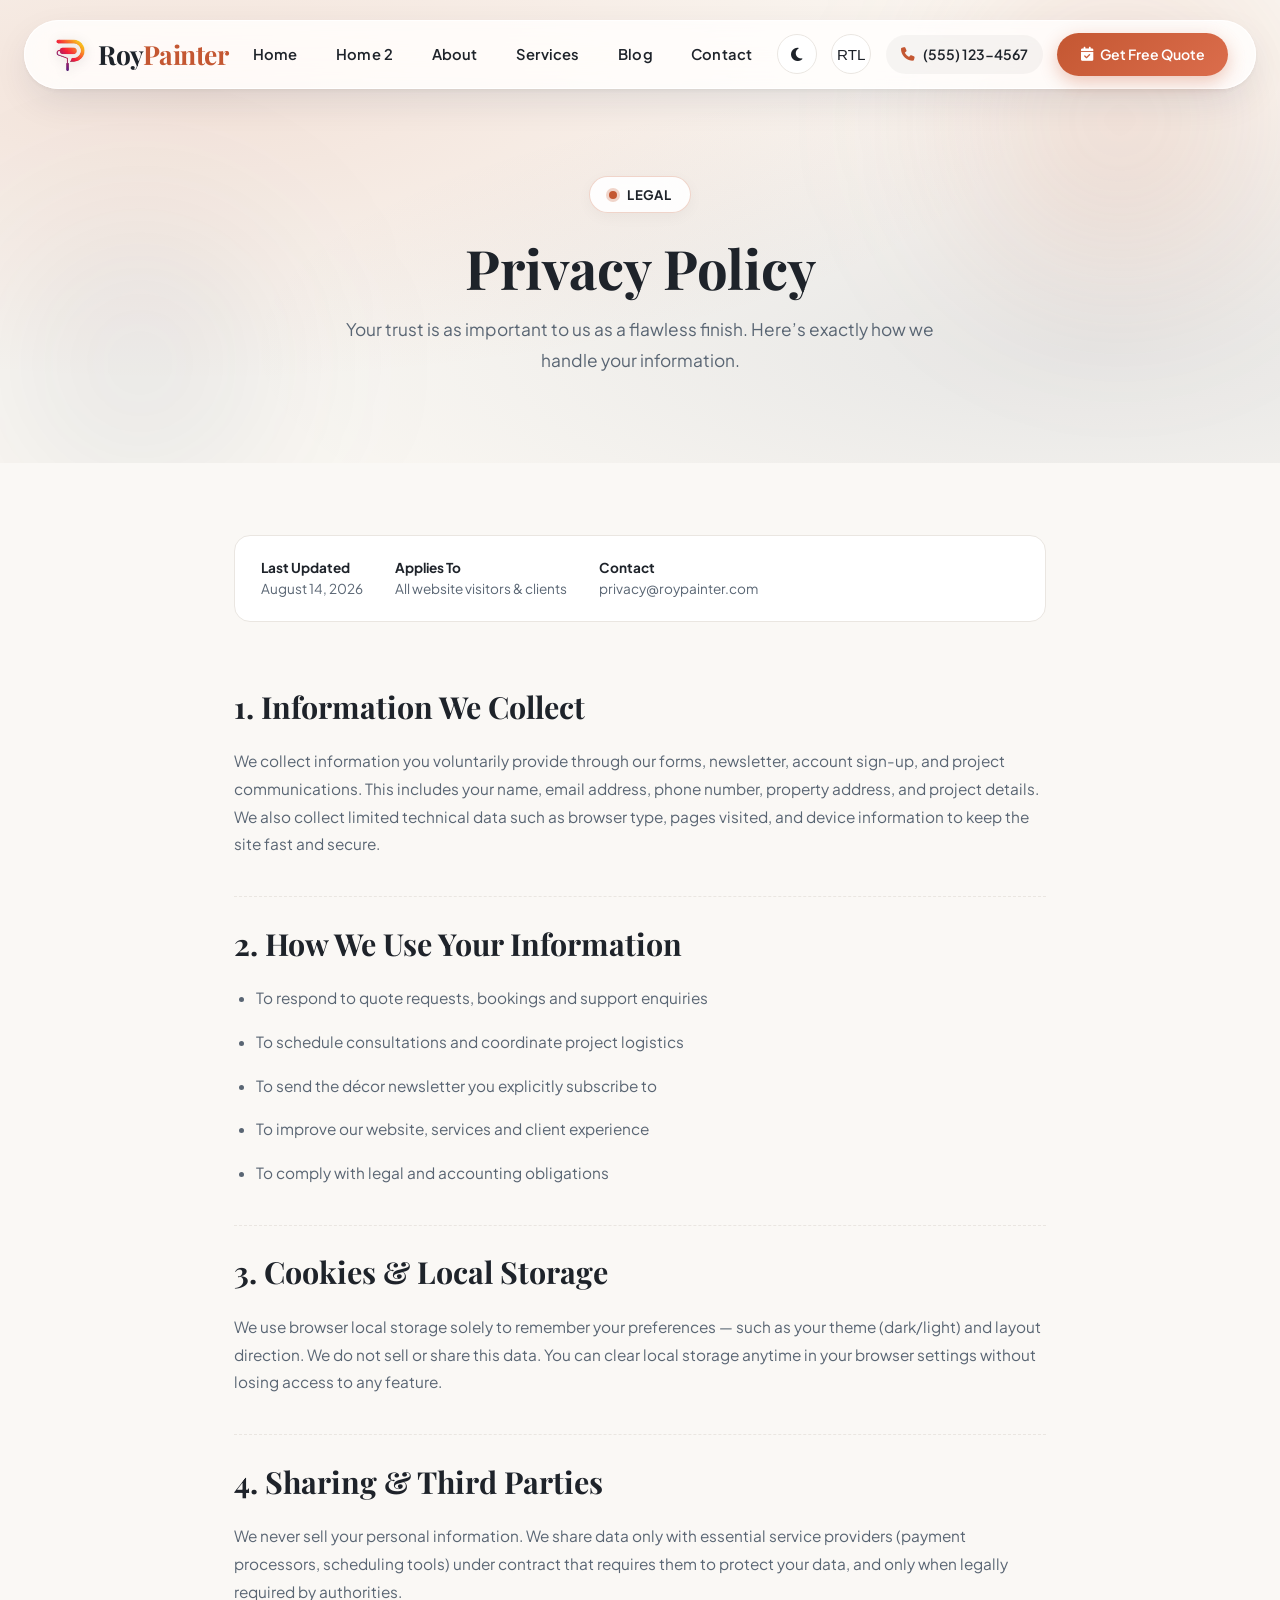
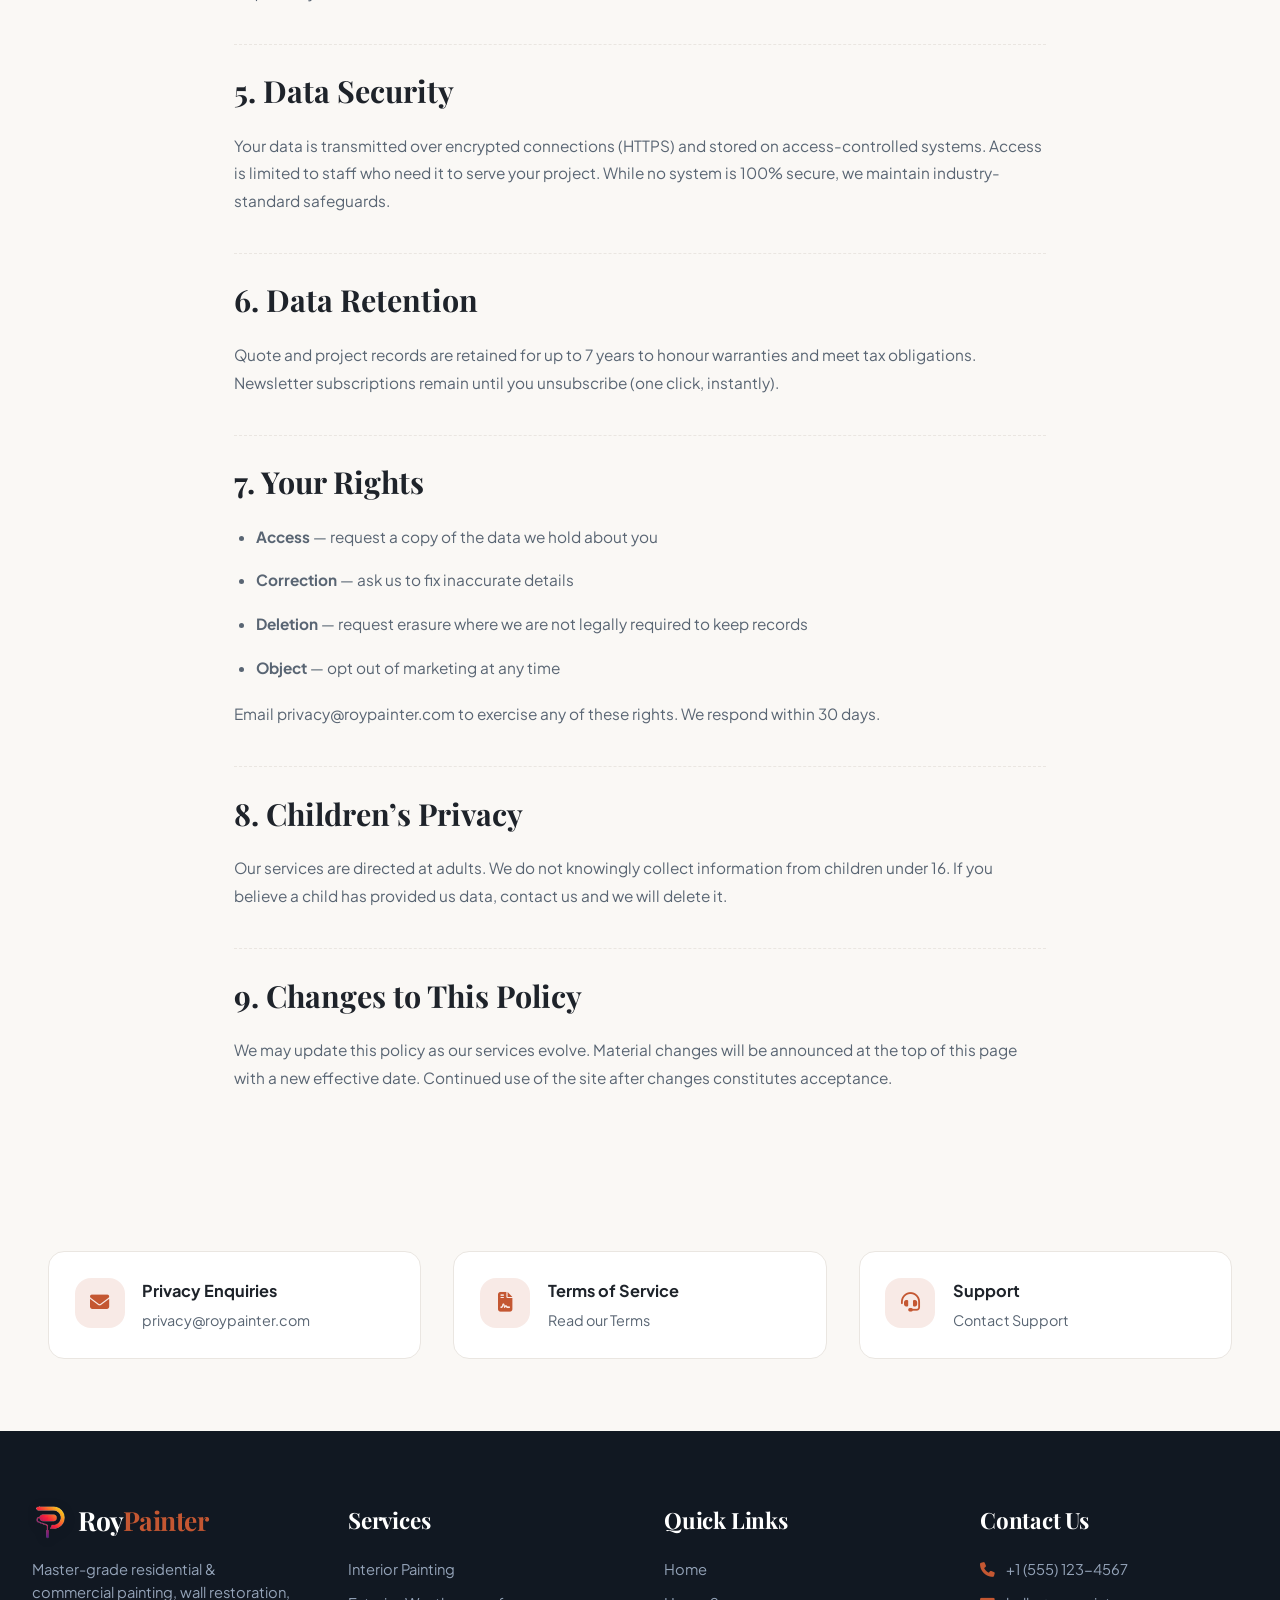
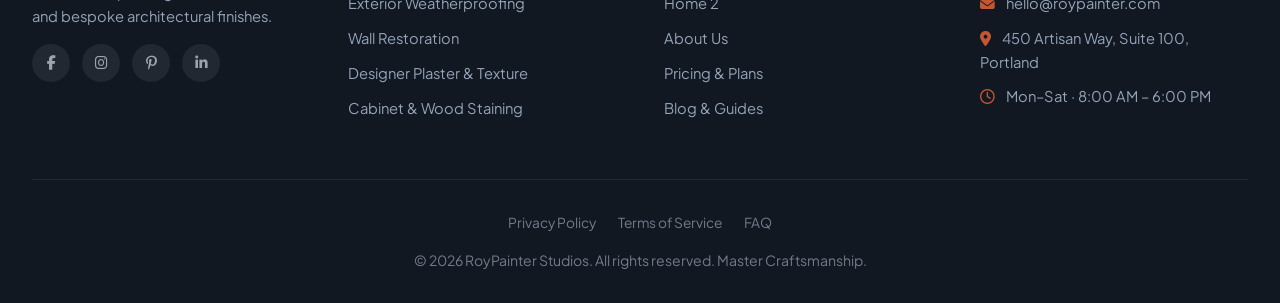
<file: pages/privacy-policy.html>
<!DOCTYPE html>
<html lang="en">
<head>
    <meta charset="UTF-8">
    <meta name="viewport" content="width=device-width, initial-scale=1.0">
    <title>Privacy Policy | RoyPainter</title>
    <meta name="description" content="How RoyPainter Studios collects, uses and protects your personal information.">
    <link rel="preconnect" href="https://fonts.googleapis.com">
    <link rel="preconnect" href="https://fonts.gstatic.com" crossorigin>
    <link href="https://fonts.googleapis.com/css2?family=Playfair+Display:ital,wght@0,600;0,700;0,800;1,600&family=Plus+Jakarta+Sans:wght@300;400;500;600;700;800&family=Poppins:wght@300;400;500;600;700&display=swap" rel="stylesheet">
    <link rel="stylesheet" href="https://cdnjs.cloudflare.com/ajax/libs/font-awesome/6.5.1/css/all.min.css">
    <link rel="icon" type="image/png" href="../assets/images/logo.png">
    <link rel="stylesheet" href="../assets/css/main.css">
    <link rel="stylesheet" href="../assets/css/components.css">
</head>
<body>

    <div id="siteNavbar"></div>

    <main>
        <!-- Section 1 — Inner hero -->
        <section class="inner-hero">
            <div class="inner-hero-glow"></div>
            <div class="inner-hero-glow-2"></div>
            <div class="container">
                <div class="hero-badge">
                    <span class="badge-dot"></span>
                    <span class="badge-text">Legal</span>
                </div>
                <h1 class="section-title">Privacy Policy</h1>
                <p class="inner-hero-sub">Your trust is as important to us as a flawless finish. Here’s exactly how we handle your information.</p>
           
            </div>
        </section>

        <!-- Section 2 — Policy content -->
        <section class="section section-tight">
            <div class="container legal-wrap">
                <div class="legal-meta">
                    <span><b>Last Updated</b>August 14, 2026</span>
                    <span><b>Applies To</b>All website visitors & clients</span>
                    <span><b>Contact</b>privacy@roypainter.com</span>
                </div>

                <h2>1. Information We Collect</h2>
                <p>We collect information you voluntarily provide through our forms, newsletter, account sign-up, and project communications. This includes your name, email address, phone number, property address, and project details. We also collect limited technical data such as browser type, pages visited, and device information to keep the site fast and secure.</p>

                <h2>2. How We Use Your Information</h2>
                <ul>
                    <li>To respond to quote requests, bookings and support enquiries</li>
                    <li>To schedule consultations and coordinate project logistics</li>
                    <li>To send the décor newsletter you explicitly subscribe to</li>
                    <li>To improve our website, services and client experience</li>
                    <li>To comply with legal and accounting obligations</li>
                </ul>

                <h2>3. Cookies & Local Storage</h2>
                <p>We use browser local storage solely to remember your preferences — such as your theme (dark/light) and layout direction. We do not sell or share this data. You can clear local storage anytime in your browser settings without losing access to any feature.</p>

                <h2>4. Sharing & Third Parties</h2>
                <p>We never sell your personal information. We share data only with essential service providers (payment processors, scheduling tools) under contract that requires them to protect your data, and only when legally required by authorities.</p>

                <h2>5. Data Security</h2>
                <p>Your data is transmitted over encrypted connections (HTTPS) and stored on access-controlled systems. Access is limited to staff who need it to serve your project. While no system is 100% secure, we maintain industry-standard safeguards.</p>

                <h2>6. Data Retention</h2>
                <p>Quote and project records are retained for up to 7 years to honour warranties and meet tax obligations. Newsletter subscriptions remain until you unsubscribe (one click, instantly).</p>

                <h2>7. Your Rights</h2>
                <ul>
                    <li><b>Access</b> — request a copy of the data we hold about you</li>
                    <li><b>Correction</b> — ask us to fix inaccurate details</li>
                    <li><b>Deletion</b> — request erasure where we are not legally required to keep records</li>
                    <li><b>Object</b> — opt out of marketing at any time</li>
                </ul>
                <p>Email privacy@roypainter.com to exercise any of these rights. We respond within 30 days.</p>

                <h2>8. Children’s Privacy</h2>
                <p>Our services are directed at adults. We do not knowingly collect information from children under 16. If you believe a child has provided us data, contact us and we will delete it.</p>

                <h2>9. Changes to This Policy</h2>
                <p>We may update this policy as our services evolve. Material changes will be announced at the top of this page with a new effective date. Continued use of the site after changes constitutes acceptance.</p>
            </div>
        </section>

        <!-- Section 3 — Contact -->
        <section class="section section-tight section-soft">
            <div class="container">
                <div class="grid grid-3">
                    <div class="contact-info-card">
                        <div class="icon-tile"><i class="fa-solid fa-envelope"></i></div>
                        <div><h4>Privacy Enquiries</h4><a href="mailto:privacy@roypainter.com">privacy@roypainter.com</a></div>
                    </div>
                    <div class="contact-info-card">
                        <div class="icon-tile"><i class="fa-solid fa-file-contract"></i></div>
                        <div><h4>Terms of Service</h4><a href="../pages/terms-of-service.html">Read our Terms</a></div>
                    </div>
                    <div class="contact-info-card">
                        <div class="icon-tile"><i class="fa-solid fa-headset"></i></div>
                        <div><h4>Support</h4><a href="../pages/contact.html">Contact Support</a></div>
                    </div>
                </div>
            </div>
        </section>
    </main>

    <div id="siteFooter"></div>

    <script src="../assets/js/form-validation.js"></script>
    <script src="../assets/js/navbar.js"></script>
</body>
</html>
</file>
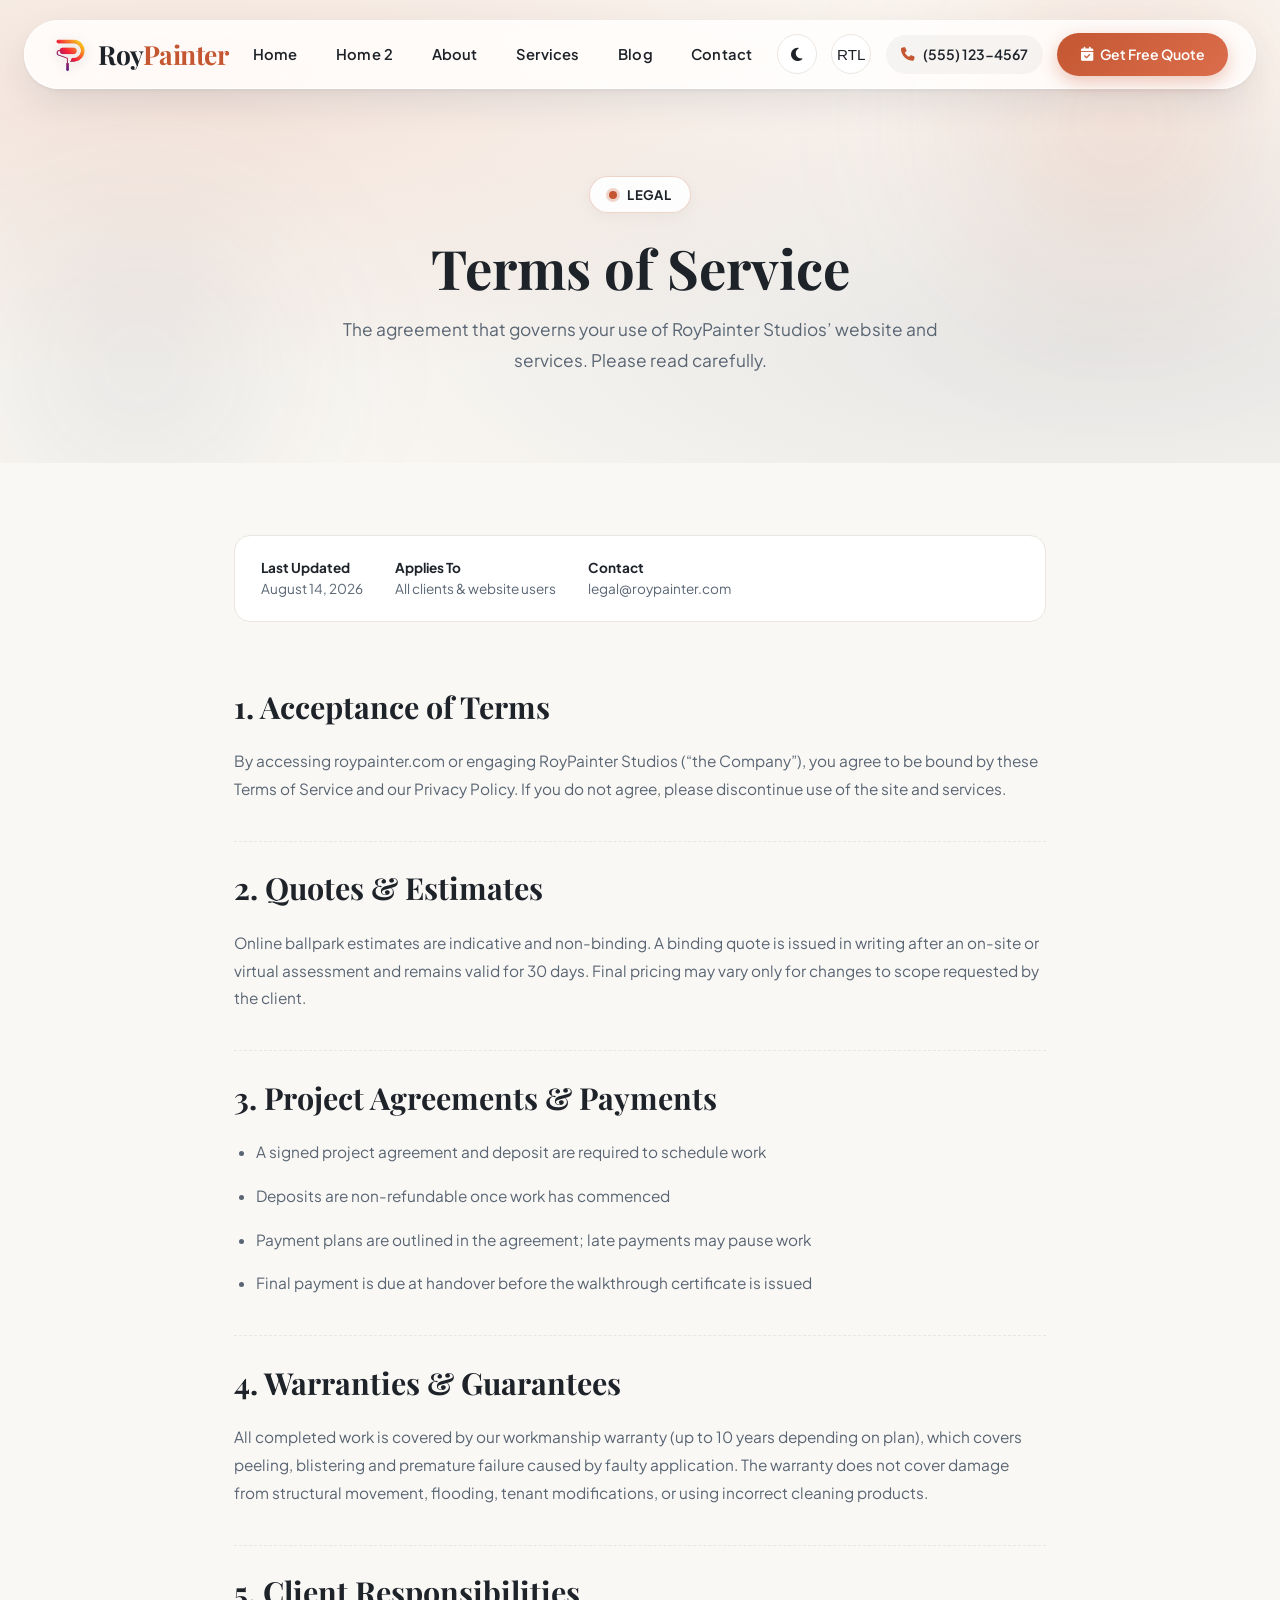
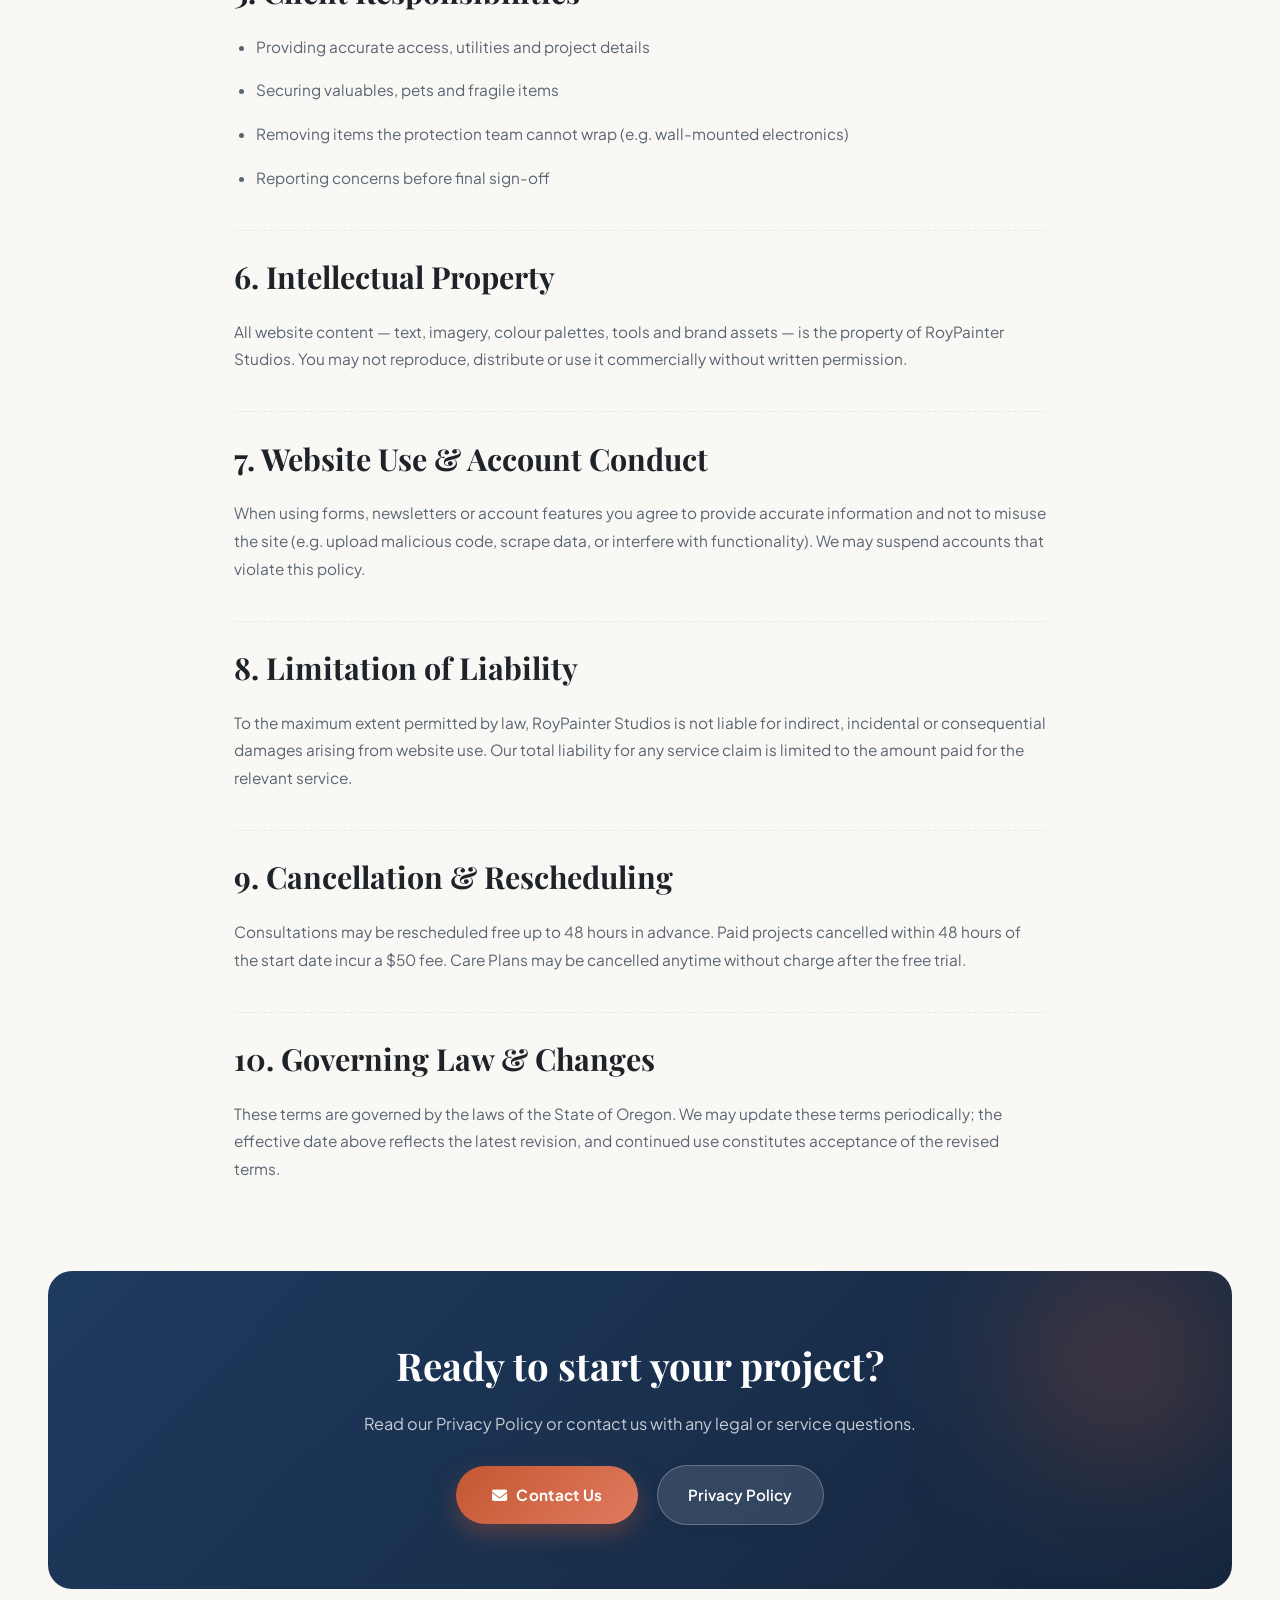
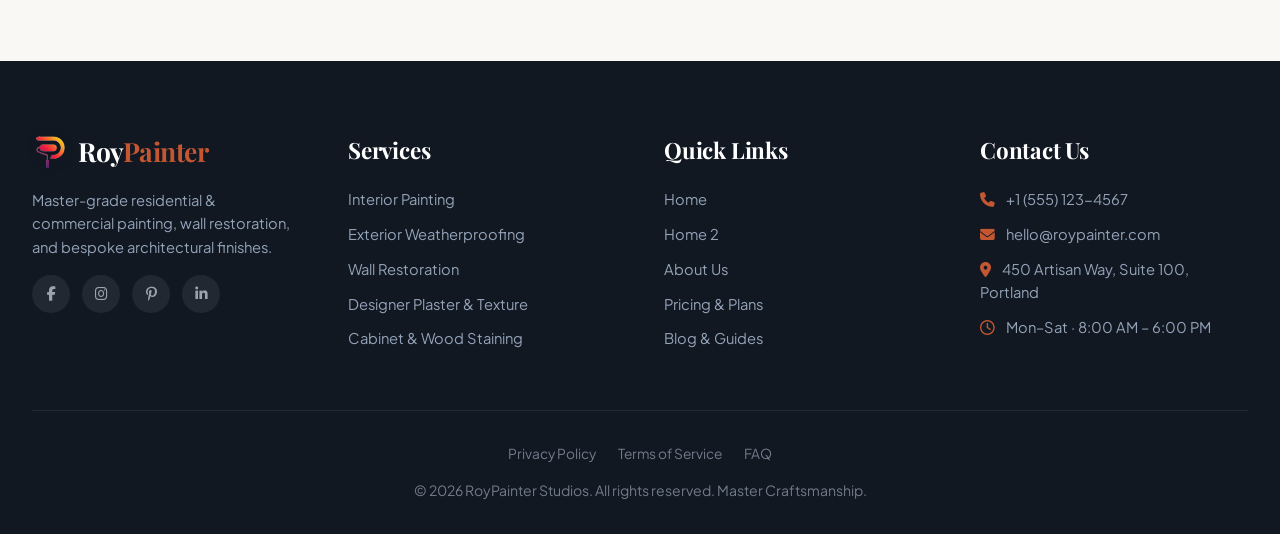
<file: pages/terms-of-service.html>
<!DOCTYPE html>
<html lang="en">
<head>
    <meta charset="UTF-8">
    <meta name="viewport" content="width=device-width, initial-scale=1.0">
    <title>Terms of Service | RoyPainter</title>
    <meta name="description" content="The terms and conditions that govern your use of RoyPainter Studios' website and services.">
    <link rel="preconnect" href="https://fonts.googleapis.com">
    <link rel="preconnect" href="https://fonts.gstatic.com" crossorigin>
    <link href="https://fonts.googleapis.com/css2?family=Playfair+Display:ital,wght@0,600;0,700;0,800;1,600&family=Plus+Jakarta+Sans:wght@300;400;500;600;700;800&family=Poppins:wght@300;400;500;600;700&display=swap" rel="stylesheet">
    <link rel="stylesheet" href="https://cdnjs.cloudflare.com/ajax/libs/font-awesome/6.5.1/css/all.min.css">
    <link rel="icon" type="image/png" href="../assets/images/logo.png">
    <link rel="stylesheet" href="../assets/css/main.css">
    <link rel="stylesheet" href="../assets/css/components.css">
</head>
<body>

    <div id="siteNavbar"></div>

    <main>
        <!-- Section 1 — Inner hero -->
        <section class="inner-hero">
            <div class="inner-hero-glow"></div>
            <div class="inner-hero-glow-2"></div>
            <div class="container">
                <div class="hero-badge">
                    <span class="badge-dot"></span>
                    <span class="badge-text">Legal</span>
                </div>
                <h1 class="section-title">Terms of Service</h1>
                <p class="inner-hero-sub">The agreement that governs your use of RoyPainter Studios’ website and services. Please read carefully.</p>
            
            </div>
        </section>

        <!-- Section 2 — Terms content -->
        <section class="section section-tight">
            <div class="container legal-wrap">
                <div class="legal-meta">
                    <span><b>Last Updated</b>August 14, 2026</span>
                    <span><b>Applies To</b>All clients & website users</span>
                    <span><b>Contact</b>legal@roypainter.com</span>
                </div>

                <h2>1. Acceptance of Terms</h2>
                <p>By accessing roypainter.com or engaging RoyPainter Studios (“the Company”), you agree to be bound by these Terms of Service and our Privacy Policy. If you do not agree, please discontinue use of the site and services.</p>

                <h2>2. Quotes & Estimates</h2>
                <p>Online ballpark estimates are indicative and non-binding. A binding quote is issued in writing after an on-site or virtual assessment and remains valid for 30 days. Final pricing may vary only for changes to scope requested by the client.</p>

                <h2>3. Project Agreements & Payments</h2>
                <ul>
                    <li>A signed project agreement and deposit are required to schedule work</li>
                    <li>Deposits are non-refundable once work has commenced</li>
                    <li>Payment plans are outlined in the agreement; late payments may pause work</li>
                    <li>Final payment is due at handover before the walkthrough certificate is issued</li>
                </ul>

                <h2>4. Warranties & Guarantees</h2>
                <p>All completed work is covered by our workmanship warranty (up to 10 years depending on plan), which covers peeling, blistering and premature failure caused by faulty application. The warranty does not cover damage from structural movement, flooding, tenant modifications, or using incorrect cleaning products.</p>

                <h2>5. Client Responsibilities</h2>
                <ul>
                    <li>Providing accurate access, utilities and project details</li>
                    <li>Securing valuables, pets and fragile items</li>
                    <li>Removing items the protection team cannot wrap (e.g. wall-mounted electronics)</li>
                    <li>Reporting concerns before final sign-off</li>
                </ul>

                <h2>6. Intellectual Property</h2>
                <p>All website content — text, imagery, colour palettes, tools and brand assets — is the property of RoyPainter Studios. You may not reproduce, distribute or use it commercially without written permission.</p>

                <h2>7. Website Use & Account Conduct</h2>
                <p>When using forms, newsletters or account features you agree to provide accurate information and not to misuse the site (e.g. upload malicious code, scrape data, or interfere with functionality). We may suspend accounts that violate this policy.</p>

                <h2>8. Limitation of Liability</h2>
                <p>To the maximum extent permitted by law, RoyPainter Studios is not liable for indirect, incidental or consequential damages arising from website use. Our total liability for any service claim is limited to the amount paid for the relevant service.</p>

                <h2>9. Cancellation & Rescheduling</h2>
                <p>Consultations may be rescheduled free up to 48 hours in advance. Paid projects cancelled within 48 hours of the start date incur a $50 fee. Care Plans may be cancelled anytime without charge after the free trial.</p>

                <h2>10. Governing Law & Changes</h2>
                <p>These terms are governed by the laws of the State of Oregon. We may update these terms periodically; the effective date above reflects the latest revision, and continued use constitutes acceptance of the revised terms.</p>
            </div>
        </section>

        <!-- Section 3 — CTA -->
        <section class="section section-tight" style="padding-top:0;">
            <div class="container">
                <div class="cta-banner">
                    <div class="cta-glow"></div>
                    <h2>Ready to start your project?</h2>
                    <p>Read our Privacy Policy or contact us with any legal or service questions.</p>
                    <div class="hero-actions">
                        <a href="../pages/contact.html" class="cta-button"><i class="fa-solid fa-envelope"></i> Contact Us</a>
                        <a href="../pages/privacy-policy.html" class="cta-button-secondary" style="background:rgba(255,255,255,0.12);color:#fff;border-color:rgba(255,255,255,0.25);">Privacy Policy</a>
                    </div>
                </div>
            </div>
        </section>
    </main>

    <div id="siteFooter"></div>

    <script src="../assets/js/form-validation.js"></script>
    <script src="../assets/js/navbar.js"></script>
</body>
</html>
</file>
<file: assets/css/main.css>
/* ==========================================================================
   RoyPainter — Shared Design System (main.css)
   Preserves the existing design language exactly while adding dark/light
   theme support and reusable primitives.
   ========================================================================== */

/* =====================================================
   1. TOKENS & THEMES
===================================================== */
* {
    margin: 0;
    padding: 0;
    box-sizing: border-box;
}

:root,
:root[data-theme="light"] {
    --primary-red: #C45732;
    --primary-red-rgb: 196, 87, 50;
    --primary-hover: #ad4624;
    --navy-blue: #1E3A5F;
    --navy-blue-rgb: 30, 58, 95;
    --cream: #FAF8F5;
    --cream-card: #FFFFFF;
    --light-gray: #EAE6E1;
    --text-dark: #1E232A;
    --text-muted: #596573;
    --text-light: #84919E;
    --white: #FFFFFF;
    --active-accent: #C45732;
    --active-accent-rgb: 196, 87, 50;
    --card-glass: rgba(255, 255, 255, 0.88);
    --card-glass-border: rgba(255, 255, 255, 0.95);
    --glass-bg: rgba(255, 255, 255, 0.82);
    --glass-bg-soft: rgba(255, 255, 255, 0.9);
    --glass-bg-strong: rgba(255, 255, 255, 0.94);
    --glass-border: rgba(255, 255, 255, 0.95);
    --subtle-bg: rgba(0, 0, 0, 0.035);
    --bg-hero: #FAF7F2;
    --bg-gradient-1: rgba(250, 247, 242, 0.82);
    --bg-gradient-2: rgba(250, 247, 242, 0.97);
    --hero-overlay-a: rgba(var(--active-accent-rgb), 0.13);
    --hero-overlay-b: rgba(30, 58, 95, 0.09);
    --shadow-sm: 0 4px 14px rgba(0, 0, 0, 0.04);
    --shadow-md: 0 10px 30px rgba(0, 0, 0, 0.07);
    --shadow-lg: 0 20px 45px rgba(24, 39, 75, 0.11);
    --shadow-accent: 0 10px 25px rgba(var(--active-accent-rgb), 0.35);
    --nav-shadow: 0 14px 38px -6px rgba(24, 39, 75, 0.12), 0 2px 6px rgba(0, 0, 0, 0.03);
    --nav-shadow-scrolled: 0 16px 40px -4px rgba(24, 39, 75, 0.16);
    --radius-sm: 8px;
    --radius-md: 16px;
    --radius-lg: 24px;
    --radius-full: 9999px;
    --transition: all 0.35s cubic-bezier(0.16, 1, 0.3, 1);
    --line-soft: rgba(0, 0, 0, 0.07);
    --footer-bg: #111822;
    --input-bg: rgba(255, 255, 255, 0.06);
    --code-bg: #F4F1EC;
    --table-stripe: rgba(0, 0, 0, 0.025);
}

:root[data-theme="dark"] {
    --cream: #111822;
    --cream-card: #182130;
    --light-gray: #2A3646;
    --text-dark: #E7EBF0;
    --text-muted: #A6B0BD;
    --text-light: #7C8794;
    --white: #182130;
    --card-glass: rgba(24, 33, 48, 0.88);
    --card-glass-border: rgba(255, 255, 255, 0.08);
    --glass-bg: rgba(20, 28, 42, 0.82);
    --glass-bg-soft: rgba(24, 33, 48, 0.9);
    --glass-bg-strong: rgba(24, 33, 48, 0.94);
    --glass-border: rgba(255, 255, 255, 0.1);
    --subtle-bg: rgba(255, 255, 255, 0.05);
    --bg-hero: #0D1420;
    --bg-gradient-1: rgba(13, 20, 32, 0.82);
    --bg-gradient-2: rgba(13, 20, 32, 0.97);
    --hero-overlay-a: rgba(var(--active-accent-rgb), 0.16);
    --hero-overlay-b: rgba(30, 58, 95, 0.22);
    --shadow-sm: 0 4px 14px rgba(0, 0, 0, 0.35);
    --shadow-md: 0 10px 30px rgba(0, 0, 0, 0.45);
    --shadow-lg: 0 20px 45px rgba(0, 0, 0, 0.55);
    --shadow-accent: 0 10px 25px rgba(var(--active-accent-rgb), 0.4);
    --nav-shadow: 0 14px 38px -6px rgba(0, 0, 0, 0.5), 0 2px 6px rgba(0, 0, 0, 0.4);
    --nav-shadow-scrolled: 0 16px 40px -4px rgba(0, 0, 0, 0.6);
    --line-soft: rgba(255, 255, 255, 0.08);
    --input-bg: rgba(255, 255, 255, 0.06);
    --code-bg: #1A2332;
    --table-stripe: rgba(255, 255, 255, 0.03);
    --navy-blue: #1E3A5F;
    color-scheme: dark;
}

html {
    scroll-behavior: smooth;
}

body {
    font-family: 'Plus Jakarta Sans', 'Poppins', sans-serif;
    color: var(--text-dark);
    background: var(--cream);
    line-height: 1.6;
    overflow-x: hidden;
    position: relative;
    transition: background 0.4s ease, color 0.4s ease;
}

::selection {
    background: var(--active-accent);
    color: #fff;
}

/* Scrollbar */
::-webkit-scrollbar {
    width: 10px;
    height: 10px;
}

::-webkit-scrollbar-track {
    background: var(--cream);
}

::-webkit-scrollbar-thumb {
    background: rgba(var(--primary-red-rgb), 0.45);
    border-radius: 8px;
}

::-webkit-scrollbar-thumb:hover {
    background: var(--active-accent);
}

/* =====================================================
   2. FLOATING GLASS NAVIGATION
===================================================== */
.nav-container {
    position: fixed;
    top: 1.25rem;
    left: 0;
    right: 0;
    display: flex;
    justify-content: center;
    z-index: 1000;
    padding: 0 1.5rem;
    pointer-events: none;
    transition: var(--transition);
}

nav {
    width: 100%;
    max-width: 1280px;
    background: var(--glass-bg);
    backdrop-filter: blur(20px) saturate(180%);
    -webkit-backdrop-filter: blur(20px) saturate(180%);
    padding: 0.8rem 1.75rem;
    border-radius: var(--radius-full);
    box-shadow: var(--nav-shadow),
        0 0 0 1px var(--glass-border) inset,
        0 2px 6px rgba(0, 0, 0, 0.03);
    pointer-events: auto;
    transition: var(--transition);
}

.nav-container.scrolled nav {
    background: var(--glass-bg-soft);
    padding: 0.65rem 1.5rem;
    box-shadow: var(--nav-shadow-scrolled),
        0 0 0 1px var(--glass-border) inset;
}

.nav-wrapper {
    display: flex;
    justify-content: space-between;
    align-items: center;
}

.logo-wrap {
    display: flex;
    align-items: center;
    gap: 0.65rem;
    text-decoration: none;
}

.brand-logo-img {
    width: 36px;
    height: 36px;
    object-fit: contain;
    display: inline-block;
    transition: var(--transition);
    filter: drop-shadow(0 2px 6px rgba(0, 0, 0, 0.12));
}

.logo-wrap:hover .brand-logo-img {
    transform: scale(1.1) rotate(4deg);
}

.logo-icon {
    width: 38px;
    height: 38px;
    background: linear-gradient(135deg, var(--primary-red), #E07A5F);
    border-radius: 10px;
    display: flex;
    align-items: center;
    justify-content: center;
    color: var(--white);
    font-size: 1.1rem;
    box-shadow: 0 4px 14px rgba(var(--primary-red-rgb), 0.35);
    transition: var(--transition);
}

.logo {
    font-family: 'Playfair Display', serif;
    font-size: 1.65rem;
    font-weight: 700;
    color: var(--text-dark);
    letter-spacing: -0.5px;
}

.logo-accent {
    color: var(--primary-red);
}

.nav-links {
    display: flex;
    list-style: none;
    gap: 2rem;
    align-items: center;
}

.nav-links a {
    text-decoration: none;
    color: var(--text-dark);
    font-size: 0.92rem;
    font-weight: 600;
    letter-spacing: 0.2px;
    transition: var(--transition);
    position: relative;
    padding: 0.4rem 0.2rem;
}

.nav-links a:hover,
.nav-links a.active {
    color: var(--active-accent);
}

.nav-links a::after {
    content: '';
    position: absolute;
    bottom: 0;
    left: 50%;
    width: 0;
    height: 2.5px;
    background: var(--active-accent);
    border-radius: 2px;
    transform: translateX(-50%);
    transition: width 0.3s cubic-bezier(0.16, 1, 0.3, 1);
}

.nav-links a:hover::after,
.nav-links a.active::after {
    width: 80%;
}

.nav-actions {
    display: flex;
    align-items: center;
    gap: 0.9rem;
}

.nav-phone {
    display: flex;
    align-items: center;
    gap: 0.5rem;
    text-decoration: none;
    color: var(--text-dark);
    font-weight: 600;
    font-size: 0.88rem;
    padding: 0.5rem 0.95rem;
    border-radius: var(--radius-full);
    background: var(--subtle-bg);
    transition: var(--transition);
}

.nav-phone i {
    color: var(--active-accent);
    font-size: 0.85rem;
}

.nav-phone:hover {
    background: rgba(var(--active-accent-rgb), 0.1);
    color: var(--active-accent);
}

.icon-btn {
    width: 40px;
    height: 40px;
    border-radius: var(--radius-full);
    border: 1px solid var(--light-gray);
    background: var(--glass-bg-soft);
    color: var(--text-dark);
    cursor: pointer;
    display: inline-flex;
    align-items: center;
    justify-content: center;
    font-size: 0.95rem;
    transition: var(--transition);
}

.icon-btn:hover {
    background: rgba(var(--active-accent-rgb), 0.1);
    color: var(--active-accent);
    border-color: rgba(var(--active-accent-rgb), 0.4);
    transform: translateY(-2px);
}

.cta-nav {
    background: linear-gradient(135deg, var(--active-accent), #db6d4c);
    color: var(--white) !important;
    padding: 0.65rem 1.45rem;
    border-radius: var(--radius-full);
    font-weight: 600;
    font-size: 0.88rem;
    box-shadow: 0 6px 18px rgba(var(--active-accent-rgb), 0.32);
    transition: var(--transition);
    display: inline-flex;
    align-items: center;
    gap: 0.45rem;
    text-decoration: none;
    border: none;
}

.cta-nav:hover {
    transform: translateY(-2px);
    box-shadow: 0 8px 24px rgba(var(--active-accent-rgb), 0.45);
    background: linear-gradient(135deg, var(--primary-hover), var(--active-accent));
    color: var(--white) !important;
}

.cta-nav::after {
    display: none !important;
}

.mobile-toggle {
    display: none;
    background: transparent;
    border: none;
    cursor: pointer;
    padding: 0.4rem;
    color: var(--text-dark);
    font-size: 1.35rem;
}

/* Mobile Dropdown */
.mobile-menu {
    display: none;
    position: fixed;
    top: 5.5rem;
    left: 1.5rem;
    right: 1.5rem;
    background: var(--glass-bg-strong);
    backdrop-filter: blur(20px);
    padding: 1.5rem;
    border-radius: var(--radius-lg);
    box-shadow: 0 20px 45px rgba(0, 0, 0, 0.15);
    border: 1px solid var(--glass-border);
    z-index: 999;
    flex-direction: column;
    gap: 1rem;
    max-height: calc(100vh - 7rem);
    overflow-y: auto;
}

.mobile-menu.open {
    display: flex;
}

.mobile-menu a {
    text-decoration: none;
    color: var(--text-dark);
    font-weight: 600;
    font-size: 1.05rem;
    padding: 0.5rem 0;
    border-bottom: 1px solid var(--line-soft);
}

.mobile-menu a:hover,
.mobile-menu a.active {
    color: var(--active-accent);
}

.mobile-menu .mobile-toggles {
    display: flex;
    gap: 0.75rem;
    padding-top: 0.5rem;
}

/* =====================================================
   3. SHARED BUTTONS & UI PRIMITIVES
===================================================== */
.container {
    max-width: 1320px;
    margin: 0 auto;
    padding: 0 1.5rem;
}

.cta-button {
    display: inline-flex;
    align-items: center;
    justify-content: center;
    gap: 0.6rem;
    background: linear-gradient(135deg, var(--active-accent), #E07A5F);
    color: var(--white);
    padding: 1.05rem 2.2rem;
    border-radius: var(--radius-full);
    text-decoration: none;
    font-weight: 700;
    font-size: 0.95rem;
    letter-spacing: 0.3px;
    transition: var(--transition);
    border: none;
    cursor: pointer;
    box-shadow: var(--shadow-accent);
}

.cta-button:hover {
    background: linear-gradient(135deg, var(--primary-hover), var(--active-accent));
    transform: translateY(-3px);
    box-shadow: 0 14px 30px rgba(var(--active-accent-rgb), 0.45);
    color: var(--white);
}

.cta-button-secondary {
    display: inline-flex;
    align-items: center;
    justify-content: center;
    gap: 0.55rem;
    background: var(--glass-bg-soft);
    backdrop-filter: blur(10px);
    color: var(--text-dark);
    padding: 1.05rem 1.9rem;
    border-radius: var(--radius-full);
    text-decoration: none;
    font-weight: 600;
    font-size: 0.95rem;
    border: 1px solid rgba(0, 0, 0, 0.08);
    box-shadow: var(--shadow-sm);
    transition: var(--transition);
    cursor: pointer;
}

.cta-button-secondary:hover {
    background: var(--white);
    color: var(--active-accent);
    border-color: rgba(var(--active-accent-rgb), 0.3);
    transform: translateY(-3px);
    box-shadow: var(--shadow-md);
}

.cta-button-sm {
    padding: 0.75rem 1.5rem;
    font-size: 0.85rem;
}

.section-header {
    text-align: center;
    margin-bottom: 3.5rem;
}

.section-tag {
    display: inline-block;
    font-size: 0.82rem;
    font-weight: 700;
    text-transform: uppercase;
    letter-spacing: 1.5px;
    color: var(--active-accent);
    margin-bottom: 0.5rem;
}

.section-title {
    font-family: 'Playfair Display', serif;
    font-size: 2.8rem;
    font-weight: 700;
    color: var(--text-dark);
    line-height: 1.18;
}

.section-sub {
    font-size: 1.02rem;
    color: var(--text-muted);
    max-width: 640px;
    margin: 0.9rem auto 0;
    line-height: 1.7;
}

/* Inner page hero */
.inner-hero {
    position: relative;
    padding: 11rem 1.5rem 5.5rem;
    background-color: var(--bg-hero);
    background-image:
        radial-gradient(at 15% 20%, var(--hero-overlay-a) 0px, transparent 55%),
        radial-gradient(at 85% 75%, var(--hero-overlay-b) 0px, transparent 55%),
        linear-gradient(180deg, var(--bg-gradient-1) 0%, var(--bg-gradient-2) 100%);
    overflow: hidden;
    text-align: center;
}

.inner-hero-glow {
    position: absolute;
    width: 480px;
    height: 480px;
    background: radial-gradient(circle, rgba(var(--active-accent-rgb), 0.18) 0%, rgba(var(--active-accent-rgb), 0) 70%);
    top: -120px;
    right: -80px;
    filter: blur(70px);
    pointer-events: none;
    z-index: 0;
}

.inner-hero-glow-2 {
    position: absolute;
    width: 400px;
    height: 400px;
    background: radial-gradient(circle, rgba(30, 58, 95, 0.12) 0%, rgba(30, 58, 95, 0) 70%);
    bottom: -100px;
    left: -60px;
    filter: blur(80px);
    pointer-events: none;
    z-index: 0;
}

.inner-hero .container {
    position: relative;
    z-index: 2;
}

.inner-hero .section-title {
    font-size: 3.4rem;
    margin-bottom: 0.9rem;
}

.inner-hero .hero-badge {
    margin: 0 auto 1.4rem;
}

.inner-hero-sub {
    font-size: 1.08rem;
    color: var(--text-muted);
    max-width: 620px;
    margin: 0 auto;
    line-height: 1.75;
}

.breadcrumb {
    display: flex;
    align-items: center;
    justify-content: center;
    gap: 0.6rem;
    margin-top: 1.4rem;
    font-size: 0.85rem;
    font-weight: 600;
}

.breadcrumb a {
    color: var(--text-muted);
    text-decoration: none;
    transition: var(--transition);
}

.breadcrumb a:hover {
    color: var(--active-accent);
}

.breadcrumb .sep {
    color: var(--text-light);
    font-size: 0.7rem;
}

.breadcrumb .current {
    color: var(--active-accent);
}

/* Grid helpers */
.grid {
    display: grid;
    gap: 2rem;
    width: 100%;
}

.grid > * {
    min-width: 0;
    max-width: 100%;
}

.grid-2 { grid-template-columns: repeat(2, minmax(0, 1fr)); }
.grid-3 { grid-template-columns: repeat(3, minmax(0, 1fr)); }
.grid-4 { grid-template-columns: repeat(4, minmax(0, 1fr)); }

/* Section spacing */
.section { padding: 6rem 1.5rem; }
.section-tight { padding: 4.5rem 1.5rem; }
.section-alt { background: var(--white); }
.section-soft { background: var(--cream); }

/* =====================================================
   4. HERO (HOME PAGE 1)
===================================================== */
.hero {
    position: relative;
    min-height: 100vh;
    display: flex;
    align-items: center;
    padding: 10rem 2rem 5rem;
    background-color: var(--bg-hero);
    background-image:
        radial-gradient(at 15% 20%, var(--hero-overlay-a) 0px, transparent 55%),
        radial-gradient(at 85% 75%, var(--hero-overlay-b) 0px, transparent 55%),
        linear-gradient(180deg, var(--bg-gradient-1) 0%, var(--bg-gradient-2) 100%);
    background-size: cover;
    background-position: center;
    background-repeat: no-repeat;
    overflow: hidden;
}

.hero-glow {
    position: absolute;
    width: 580px;
    height: 580px;
    background: radial-gradient(circle, rgba(var(--active-accent-rgb), 0.22) 0%, rgba(var(--active-accent-rgb), 0) 70%);
    top: 15%;
    left: -8%;
    filter: blur(70px);
    pointer-events: none;
    z-index: 1;
    transition: all 0.6s ease;
    animation: pulseGlow 9s ease-in-out infinite alternate;
}

.hero-glow-2 {
    position: absolute;
    width: 480px;
    height: 480px;
    background: radial-gradient(circle, rgba(30, 58, 95, 0.14) 0%, rgba(30, 58, 95, 0) 70%);
    bottom: 5%;
    right: 5%;
    filter: blur(80px);
    pointer-events: none;
    z-index: 1;
}

@keyframes pulseGlow {
    0% { transform: scale(1) translate(0, 0); opacity: 0.7; }
    100% { transform: scale(1.15) translate(40px, 30px); opacity: 1; }
}

.hero-wrapper {
    max-width: 1320px;
    margin: 0 auto;
    display: grid;
    grid-template-columns: 1.15fr 0.95fr;
    gap: 3.8rem;
    align-items: center;
    position: relative;
    z-index: 2;
    width: 100%;
}

.hero-content {
    display: flex;
    flex-direction: column;
    align-items: flex-start;
}

.hero-badge {
    display: inline-flex;
    align-items: center;
    gap: 0.65rem;
    background: var(--glass-bg-soft);
    backdrop-filter: blur(12px);
    padding: 0.45rem 1.15rem;
    border-radius: var(--radius-full);
    border: 1px solid rgba(var(--active-accent-rgb), 0.25);
    box-shadow: 0 4px 15px rgba(0, 0, 0, 0.04);
    margin-bottom: 1.4rem;
    transform: translateY(0);
    transition: var(--transition);
}

.hero-badge:hover {
    transform: translateY(-2px);
    box-shadow: 0 6px 20px rgba(var(--active-accent-rgb), 0.18);
}

.badge-dot {
    width: 8px;
    height: 8px;
    background: var(--active-accent);
    border-radius: 50%;
    box-shadow: 0 0 0 3px rgba(var(--active-accent-rgb), 0.25);
    animation: pulseDot 2s infinite;
}

@keyframes pulseDot {
    0% { transform: scale(0.95); box-shadow: 0 0 0 0 rgba(var(--active-accent-rgb), 0.5); }
    70% { transform: scale(1); box-shadow: 0 0 0 6px rgba(var(--active-accent-rgb), 0); }
    100% { transform: scale(0.95); box-shadow: 0 0 0 0 rgba(var(--active-accent-rgb), 0); }
}

.badge-text {
    font-size: 0.82rem;
    font-weight: 700;
    color: var(--text-dark);
    letter-spacing: 0.4px;
    text-transform: uppercase;
}

.hero-title {
    font-family: 'Playfair Display', serif;
    font-size: 3.9rem;
    font-weight: 800;
    line-height: 1.12;
    color: var(--text-dark);
    margin-bottom: 1.3rem;
    letter-spacing: -0.8px;
}

.hero-title .highlight {
    color: var(--active-accent);
    position: relative;
    display: inline-block;
    transition: color 0.4s ease;
}

.hero-title .highlight::after {
    content: '';
    position: absolute;
    bottom: 6px;
    left: 0;
    width: 100%;
    height: 9px;
    background: rgba(var(--active-accent-rgb), 0.2);
    border-radius: 4px;
    z-index: -1;
    transform: rotate(-1.2deg);
    transition: background 0.4s ease;
}

.hero-description {
    font-size: 1.1rem;
    color: var(--text-muted);
    line-height: 1.8;
    margin-bottom: 1.8rem;
    max-width: 560px;
}

/* Interactive Color Palette Selector */
.color-palette-bar {
    background: var(--card-glass);
    backdrop-filter: blur(14px);
    border: 1px solid var(--card-glass-border);
    padding: 1.1rem 1.4rem;
    border-radius: var(--radius-md);
    box-shadow: var(--shadow-sm);
    margin-bottom: 2rem;
    width: 100%;
    max-width: 560px;
    transition: var(--transition);
}

.color-palette-bar:hover {
    box-shadow: var(--shadow-md);
    border-color: rgba(var(--active-accent-rgb), 0.3);
}

.palette-header {
    display: flex;
    justify-content: space-between;
    align-items: center;
    margin-bottom: 0.85rem;
}

.palette-title {
    font-size: 0.85rem;
    font-weight: 700;
    color: var(--text-dark);
    display: flex;
    align-items: center;
    gap: 0.45rem;
}

.palette-title i {
    color: var(--active-accent);
}

.active-swatch-info {
    font-size: 0.8rem;
    font-weight: 600;
    color: var(--active-accent);
    background: rgba(var(--active-accent-rgb), 0.1);
    padding: 0.25rem 0.7rem;
    border-radius: var(--radius-full);
    transition: var(--transition);
}

.swatches-list {
    display: flex;
    gap: 0.9rem;
    align-items: center;
    flex-wrap: wrap;
}

.color-swatch-btn {
    width: 38px;
    height: 38px;
    border-radius: 50%;
    border: 3px solid var(--white);
    cursor: pointer;
    box-shadow: 0 3px 10px rgba(0, 0, 0, 0.15);
    transition: all 0.3s cubic-bezier(0.34, 1.56, 0.64, 1);
    position: relative;
    outline: none;
}

.color-swatch-btn:hover {
    transform: scale(1.2);
}

.color-swatch-btn.active {
    transform: scale(1.24);
    box-shadow: 0 0 0 2.5px var(--text-dark), 0 6px 16px rgba(0, 0, 0, 0.22);
}

.color-swatch-btn::after {
    content: attr(data-shade);
    position: absolute;
    bottom: -28px;
    left: 50%;
    transform: translateX(-50%) scale(0.8);
    opacity: 0;
    background: var(--text-dark);
    color: var(--white);
    font-size: 0.7rem;
    font-weight: 500;
    padding: 0.2rem 0.5rem;
    border-radius: 4px;
    white-space: nowrap;
    pointer-events: none;
    transition: var(--transition);
    z-index: 10;
}

.color-swatch-btn:hover::after {
    opacity: 1;
    transform: translateX(-50%) scale(1);
}

/* Hero Action Buttons */
.hero-actions {
    display: flex;
    align-items: center;
    gap: 1.2rem;
    flex-wrap: wrap;
    margin-bottom: 2.2rem;
}

/* Hero Social Proof */
.hero-proof {
    display: flex;
    align-items: center;
    gap: 1.5rem;
    padding-top: 1.2rem;
    border-top: 1px solid var(--line-soft);
    width: 100%;
    max-width: 560px;
}

.avatars-group {
    display: flex;
    align-items: center;
}

.avatar-img {
    width: 40px;
    height: 40px;
    border-radius: 50%;
    border: 2.5px solid var(--white);
    object-fit: cover;
    margin-left: -12px;
    box-shadow: 0 2px 8px rgba(0, 0, 0, 0.12);
}

.avatar-img:first-child {
    margin-left: 0;
}

.avatar-badge {
    width: 40px;
    height: 40px;
    border-radius: 50%;
    background: var(--navy-blue);
    color: var(--white);
    display: flex;
    align-items: center;
    justify-content: center;
    font-size: 0.78rem;
    font-weight: 700;
    border: 2.5px solid var(--white);
    margin-left: -12px;
}

.proof-details {
    display: flex;
    flex-direction: column;
}

.proof-stars {
    color: #F59E0B;
    font-size: 0.88rem;
    letter-spacing: 2px;
}

.proof-text {
    font-size: 0.85rem;
    font-weight: 700;
    color: var(--text-dark);
}

.proof-sub {
    font-size: 0.78rem;
    color: var(--text-light);
}

/* Hero Visual */
.hero-visual-wrapper {
    position: relative;
    display: flex;
    justify-content: center;
    align-items: center;
    perspective: 1000px;
}

.hero-main-card {
    position: relative;
    width: 100%;
    max-width: 490px;
    background: var(--card-glass);
    border-radius: var(--radius-lg);
    padding: 1.25rem;
    box-shadow: var(--shadow-lg);
    border: 1px solid var(--card-glass-border);
    backdrop-filter: blur(20px);
    transition: transform 0.2s ease-out;
    transform-style: preserve-3d;
}

.room-preview-box {
    position: relative;
    height: 330px;
    border-radius: var(--radius-md);
    overflow: hidden;
    background: #1A1A1A;
}

.room-bg-image {
    width: 100%;
    height: 100%;
    object-fit: cover;
    transition: transform 0.6s ease;
}

.room-preview-box:hover .room-bg-image {
    transform: scale(1.05);
}

.room-color-tint {
    position: absolute;
    inset: 0;
    background: var(--active-accent);
    opacity: 0.28;
    mix-blend-mode: multiply;
    pointer-events: none;
    transition: background 0.5s ease, opacity 0.5s ease;
}

.room-preview-badge {
    position: absolute;
    top: 1rem;
    left: 1rem;
    background: rgba(26, 26, 26, 0.8);
    backdrop-filter: blur(10px);
    color: var(--white);
    padding: 0.35rem 0.85rem;
    border-radius: var(--radius-full);
    font-size: 0.75rem;
    font-weight: 600;
    display: flex;
    align-items: center;
    gap: 0.45rem;
}

.room-preview-badge .live-dot {
    width: 7px;
    height: 7px;
    background: #22C55E;
    border-radius: 50%;
    box-shadow: 0 0 8px #22C55E;
}

.hero-estimator-card {
    margin-top: 1rem;
    background: var(--white);
    border-radius: var(--radius-md);
    padding: 1rem 1.25rem;
    border: 1px solid var(--light-gray);
    box-shadow: var(--shadow-sm);
}

.estimator-header {
    display: flex;
    justify-content: space-between;
    align-items: center;
    margin-bottom: 0.65rem;
}

.estimator-title {
    font-size: 0.88rem;
    font-weight: 700;
    color: var(--text-dark);
    display: flex;
    align-items: center;
    gap: 0.45rem;
}

.estimator-title i {
    color: var(--active-accent);
}

.estimator-badge {
    font-size: 0.72rem;
    font-weight: 700;
    background: rgba(var(--active-accent-rgb), 0.1);
    color: var(--active-accent);
    padding: 0.2rem 0.6rem;
    border-radius: var(--radius-full);
}

.estimator-controls {
    display: flex;
    align-items: center;
    gap: 1rem;
    margin-bottom: 0.85rem;
}

.estimator-slider-wrap {
    flex: 1;
}

.estimator-slider-label {
    display: flex;
    justify-content: space-between;
    font-size: 0.78rem;
    color: var(--text-muted);
    margin-bottom: 0.35rem;
    font-weight: 600;
}

.room-slider {
    width: 100%;
    accent-color: var(--active-accent);
    cursor: pointer;
    height: 6px;
}

.estimator-result {
    display: flex;
    align-items: center;
    justify-content: space-between;
    padding-top: 0.7rem;
    border-top: 1px dashed var(--light-gray);
}

.price-display {
    display: flex;
    flex-direction: column;
}

.price-label {
    font-size: 0.7rem;
    color: var(--text-light);
    text-transform: uppercase;
    font-weight: 600;
}

.price-value {
    font-size: 1.35rem;
    font-weight: 800;
    color: var(--navy-blue);
    line-height: 1.1;
}

.price-value span {
    color: var(--active-accent);
}

.calc-action-btn {
    background: var(--navy-blue);
    color: var(--white);
    border: none;
    padding: 0.5rem 1rem;
    border-radius: var(--radius-full);
    font-size: 0.8rem;
    font-weight: 700;
    cursor: pointer;
    text-decoration: none;
    transition: var(--transition);
    display: inline-flex;
    align-items: center;
    gap: 0.4rem;
}

.calc-action-btn:hover {
    background: var(--active-accent);
    transform: translateY(-2px);
    box-shadow: 0 4px 12px rgba(var(--active-accent-rgb), 0.3);
}

/* Floating Micro-Cards */
.float-card {
    position: absolute;
    background: var(--glass-bg-strong);
    backdrop-filter: blur(16px);
    padding: 0.85rem 1.2rem;
    border-radius: var(--radius-md);
    box-shadow: 0 14px 32px rgba(0, 0, 0, 0.12);
    border: 1px solid var(--glass-border);
    display: flex;
    align-items: center;
    gap: 0.8rem;
    z-index: 3;
    animation: floatSlow 5s ease-in-out infinite;
    cursor: pointer;
    transition: var(--transition);
}

.float-card:hover {
    transform: translateY(-6px) scale(1.04) !important;
    box-shadow: 0 18px 40px rgba(0, 0, 0, 0.18);
}

.float-card-1 {
    top: -1.2rem;
    right: -1.2rem;
    animation-delay: 0s;
}

.float-card-2 {
    bottom: 6.8rem;
    left: -2.2rem;
    animation-delay: 2.5s;
}

@keyframes floatSlow {
    0% { transform: translateY(0); }
    50% { transform: translateY(-10px); }
    100% { transform: translateY(0); }
}

.float-icon-box {
    width: 42px;
    height: 42px;
    border-radius: 12px;
    display: flex;
    align-items: center;
    justify-content: center;
    font-size: 1.2rem;
}

.float-icon-1 {
    background: #FEF3C7;
    color: #D97706;
}

.float-icon-2 {
    background: #DCFCE7;
    color: #16A34A;
}

.float-card-title {
    font-size: 0.88rem;
    font-weight: 700;
    color: var(--text-dark);
    line-height: 1.2;
}

.float-card-sub {
    font-size: 0.74rem;
    color: var(--text-muted);
}

/* =====================================================
   5. FEATURES, BRANDS, SERVICES, ABOUT (HOME)
===================================================== */
.features {
    padding: 5.5rem 2rem;
    background: var(--white);
    position: relative;
    z-index: 2;
}

.features-wrapper {
    max-width: 1320px;
    margin: 0 auto;
}

.features-grid {
    display: grid;
    grid-template-columns: repeat(auto-fit, minmax(280px, 1fr));
    gap: 2rem;
}

.feature-card {
    background: var(--cream);
    border: 1px solid var(--light-gray);
    padding: 2.5rem 2rem;
    border-radius: var(--radius-md);
    transition: var(--transition);
    text-align: center;
    box-shadow: var(--shadow-sm);
}

.feature-card:hover {
    border-color: var(--active-accent);
    transform: translateY(-6px);
    box-shadow: var(--shadow-lg);
    background: var(--white);
}

.feature-icon {
    width: 64px;
    height: 64px;
    background: rgba(var(--active-accent-rgb), 0.1);
    color: var(--active-accent);
    border-radius: 18px;
    display: flex;
    align-items: center;
    justify-content: center;
    margin: 0 auto 1.5rem;
    font-size: 1.8rem;
    transition: var(--transition);
}

.feature-card:hover .feature-icon {
    background: var(--active-accent);
    color: var(--white);
    transform: rotate(6deg) scale(1.08);
}

.feature-title {
    font-size: 1.3rem;
    font-weight: 700;
    margin-bottom: 0.8rem;
    color: var(--text-dark);
}

.feature-text {
    font-size: 0.95rem;
    color: var(--text-muted);
    line-height: 1.7;
}

/* Brands */
.brands-collabs {
    padding: 3rem 2rem;
    background: var(--white);
    border-top: 1px solid var(--light-gray);
    border-bottom: 1px solid var(--light-gray);
    position: relative;
    z-index: 2;
}

.brands-wrapper {
    max-width: 1320px;
    margin: 0 auto;
}

.brands-grid {
    display: flex;
    align-items: center;
    justify-content: space-between;
    gap: 2.5rem;
    flex-wrap: wrap;
    width: 100%;
}

.brand-item {
    color: #64748B;
    font-size: 1.18rem;
    transition: all 0.25s ease;
    user-select: none;
    cursor: pointer;
    display: inline-flex;
    align-items: center;
    letter-spacing: 0.5px;
}

.brand-item:hover {
    color: var(--text-dark);
    transform: scale(1.06);
}

.brand-item.brand-1 { font-weight: 800; font-style: italic; letter-spacing: 0.8px; text-transform: uppercase; }
.brand-item.brand-2 { font-weight: 800; letter-spacing: 3.5px; text-transform: uppercase; }
.brand-item.brand-3 { font-family: 'Playfair Display', serif; font-weight: 700; font-size: 1.3rem; letter-spacing: 0.2px; }
.brand-item.brand-4 { font-weight: 800; letter-spacing: 2px; text-transform: uppercase; }
.brand-item.brand-5 { font-weight: 700; text-transform: lowercase; letter-spacing: -0.2px; font-size: 1.05rem; }
.brand-item.brand-6 { font-weight: 900; letter-spacing: 2px; text-transform: uppercase; }

/* Services (home) */
.services {
    padding: 6rem 2rem;
    background: var(--cream);
}

.services-wrapper {
    max-width: 1320px;
    margin: 0 auto;
}

.services-container {
    display: grid;
    grid-template-columns: 1fr 1fr;
    gap: 3.5rem;
    align-items: center;
}

.services-list {
    display: grid;
    grid-template-columns: 1fr 1fr;
    gap: 2rem;
}

.service-item {
    display: flex;
    gap: 1.2rem;
    background: var(--white);
    padding: 1.4rem;
    border-radius: var(--radius-md);
    border: 1px solid var(--light-gray);
    transition: var(--transition);
}

.service-item:hover {
    transform: translateY(-4px);
    border-color: var(--active-accent);
    box-shadow: var(--shadow-md);
}

.service-item-icon {
    width: 44px;
    height: 44px;
    background: rgba(var(--active-accent-rgb), 0.12);
    border-radius: 12px;
    display: flex;
    align-items: center;
    justify-content: center;
    color: var(--active-accent);
    flex-shrink: 0;
    font-weight: 700;
    font-size: 1.1rem;
    transition: var(--transition);
}

.service-item:hover .service-item-icon {
    background: var(--active-accent);
    color: var(--white);
}

.service-item-content h4 {
    font-size: 1.05rem;
    font-weight: 700;
    margin-bottom: 0.4rem;
    color: var(--text-dark);
}

.service-item-content p {
    font-size: 0.88rem;
    color: var(--text-muted);
    line-height: 1.6;
}

.services-image {
    position: relative;
    height: 520px;
    border-radius: var(--radius-lg);
    overflow: hidden;
    box-shadow: var(--shadow-lg);
}

.services-image img {
    width: 100%;
    height: 100%;
    object-fit: cover;
}

.watercolor-accent {
    position: absolute;
    width: 320px;
    height: 320px;
    background: var(--active-accent);
    opacity: 0.18;
    border-radius: 50%;
    right: -60px;
    top: 50%;
    transform: translateY(-50%);
    filter: blur(50px);
    z-index: 0;
    transition: background 0.4s ease;
}

/* About (home) */
.about {
    padding: 6rem 2rem;
    background: var(--cream);
}

.about-wrapper {
    max-width: 1320px;
    margin: 0 auto;
}

.about-container {
    display: grid;
    grid-template-columns: 1fr 1fr;
    gap: 4rem;
    align-items: center;
}

.about-content h2 {
    font-family: 'Playfair Display', serif;
    font-size: 2.8rem;
    font-weight: 700;
    margin-bottom: 1.5rem;
    color: var(--text-dark);
    line-height: 1.2;
}

.about-content p {
    font-size: 1.02rem;
    color: var(--text-muted);
    line-height: 1.8;
    margin-bottom: 1.5rem;
}

.about-stats {
    display: flex;
    gap: 3.5rem;
    margin: 2.2rem 0;
}

.stat {
    display: flex;
    flex-direction: column;
}

.stat-number {
    font-size: 1.5rem;
    font-weight: 800;
    color: var(--active-accent);
    line-height: 1;
    transition: color 0.4s ease;
}

.stat-label {
    font-size: 0.92rem;
    font-weight: 600;
    color: var(--text-muted);
    margin-top: 0.4rem;
}

.about-image {
    position: relative;
    height: 480px;
    border-radius: var(--radius-lg);
    overflow: hidden;
    box-shadow: var(--shadow-lg);
}

.about-image img {
    width: 100%;
    height: 100%;
    object-fit: cover;
}

/* =====================================================
   6. CONTACT FORM (DARK NAVY SECTION)
===================================================== */
.contact {
    padding: 6rem 2rem;
    background: linear-gradient(135deg, var(--navy-blue) 0%, #15263d 100%);
    color: var(--white);
    position: relative;
}

.contact-wrapper {
    max-width: 1320px;
    margin: 0 auto;
}

.contact-title {
    font-family: 'Playfair Display', serif;
    font-size: 2.8rem;
    font-weight: 700;
    text-align: center;
    margin-bottom: 0.8rem;
    color: var(--white);
}

.contact-sub {
    text-align: center;
    font-size: 1rem;
    color: rgba(255, 255, 255, 0.7);
    margin-bottom: 3.5rem;
}

.form-container {
    max-width: 760px;
    margin: 0 auto;
    background: rgba(255, 255, 255, 0.05);
    backdrop-filter: blur(16px);
    padding: 2.5rem;
    border-radius: var(--radius-lg);
    border: 1px solid rgba(255, 255, 255, 0.12);
    box-shadow: 0 20px 50px rgba(0, 0, 0, 0.25);
}

.form-row {
    display: grid;
    grid-template-columns: 1fr 1fr;
    gap: 1.5rem;
}

.form-group {
    display: flex;
    flex-direction: column;
    margin-bottom: 1.5rem;
}

.form-row .form-group {
    margin-bottom: 0;
}

.form-group label {
    font-size: 0.85rem;
    font-weight: 600;
    margin-bottom: 0.5rem;
    text-transform: uppercase;
    letter-spacing: 0.5px;
    color: rgba(255, 255, 255, 0.9);
}

.form-group input,
.form-group textarea,
.form-group select {
    padding: 1rem 1.2rem;
    border: 1.5px solid rgba(255, 255, 255, 0.2);
    background: rgba(255, 255, 255, 0.06);
    color: var(--white);
    font-family: 'Plus Jakarta Sans', sans-serif;
    font-size: 0.95rem;
    border-radius: var(--radius-sm);
    transition: all 0.3s ease;
}

.form-group input::placeholder,
.form-group textarea::placeholder {
    color: rgba(255, 255, 255, 0.45);
}

.form-group select option {
    background: var(--navy-blue);
    color: var(--white);
}

.form-group input:focus,
.form-group textarea:focus,
.form-group select:focus {
    outline: none;
    border-color: var(--active-accent);
    background: rgba(255, 255, 255, 0.1);
    box-shadow: 0 0 0 3px rgba(var(--active-accent-rgb), 0.3);
}

.form-group textarea {
    resize: vertical;
    min-height: 120px;
    grid-column: 1 / -1;
}

.form-group select {
    grid-column: 1 / -1;
}

.form-submit {
    width: 100%;
    padding: 1.2rem;
    background: linear-gradient(135deg, var(--active-accent), #db6d4c);
    color: var(--white);
    border: none;
    border-radius: var(--radius-full);
    font-weight: 700;
    font-size: 1.05rem;
    letter-spacing: 0.5px;
    cursor: pointer;
    transition: all 0.3s ease;
    margin-top: 1rem;
    box-shadow: 0 8px 24px rgba(var(--active-accent-rgb), 0.4);
}

.form-submit:hover {
    transform: translateY(-2px);
    box-shadow: 0 12px 30px rgba(var(--active-accent-rgb), 0.5);
}

/* =====================================================
   7. FOOTER
===================================================== */
footer {
    background: var(--footer-bg, #0F172A);
    color: #E2E8F0;
    padding: 4.5rem 2rem 2rem;
    text-align: center;
    position: relative;
    z-index: 10;
}

.footer-wrapper {
    max-width: 1320px;
    margin: 0 auto;
}

.footer-content {
    display: grid;
    grid-template-columns: repeat(auto-fit, minmax(240px, 1fr));
    gap: 3rem;
    margin-bottom: 3rem;
    text-align: left;
}

.footer-section h3,
.footer-section .footer-title {
    font-family: 'Playfair Display', serif;
    font-size: 1.4rem;
    font-weight: 700;
    margin-bottom: 1.2rem;
    color: #FFFFFF !important;
    letter-spacing: -0.2px;
}

.footer-section .logo-wrap {
    display: inline-flex;
    align-items: center;
    gap: 0.65rem;
    text-decoration: none;
    margin-bottom: 1.2rem;
}

.footer-section .logo {
    font-family: 'Playfair Display', serif;
    font-size: 1.65rem;
    font-weight: 700;
    color: #FFFFFF !important;
    letter-spacing: -0.5px;
    margin-bottom: 0;
    line-height: 1;
}

.footer-section h3 span,
.footer-section .logo-accent {
    color: var(--primary-red) !important;
}

.footer-section p,
.footer-section a {
    font-size: 0.92rem;
    color: #94A3B8;
    margin-bottom: 0.7rem;
    text-decoration: none;
    display: block;
    transition: color 0.3s ease, transform 0.25s ease;
}

.footer-section a:hover {
    color: #FFFFFF;
    transform: translateX(3px);
}

html[dir="rtl"] .footer-section a:hover {
    transform: translateX(-3px);
}

.footer-newsletter {
    display: flex;
    margin-top: 0.5rem;
    border: 1px solid rgba(255, 255, 255, 0.15);
    border-radius: var(--radius-full);
    overflow: hidden;
    background: rgba(255, 255, 255, 0.05);
}

.footer-newsletter input {
    flex: 1;
    background: transparent;
    border: none;
    padding: 0.7rem 1.1rem;
    color: var(--white);
    font-family: 'Plus Jakarta Sans', sans-serif;
    font-size: 0.88rem;
    outline: none;
    min-width: 0;
}

.footer-newsletter input::placeholder {
    color: rgba(255, 255, 255, 0.45);
}

.footer-newsletter button {
    background: linear-gradient(135deg, var(--active-accent), #db6d4c);
    border: none;
    color: var(--white);
    padding: 0 1.2rem;
    cursor: pointer;
    font-size: 0.95rem;
    transition: var(--transition);
}

.footer-newsletter button:hover {
    background: var(--active-accent);
}

.footer-social {
    display: flex;
    gap: 0.75rem;
    margin-top: 1rem;
}

.footer-social a {
    width: 38px;
    height: 38px;
    border-radius: var(--radius-full);
    background: rgba(255, 255, 255, 0.07);
    display: inline-flex;
    align-items: center;
    justify-content: center;
    color: #9BA3AF;
    font-size: 0.9rem;
    transition: var(--transition);
    margin-bottom: 0;
}

.footer-social a:hover {
    background: var(--active-accent);
    color: var(--white);
    transform: translateY(-3px);
}

.footer-bottom {
    border-top: 1px solid rgba(255, 255, 255, 0.08);
    padding-top: 2rem;
    font-size: 0.88rem;
    color: #717B8A;
}

.footer-bottom-links {
    display: flex;
    justify-content: center;
    gap: 1.4rem;
    margin-bottom: 0.9rem;
    flex-wrap: wrap;
}

.footer-bottom-links a {
    color: #717B8A;
    text-decoration: none;
    font-size: 0.86rem;
    transition: color 0.3s ease;
    margin-bottom: 0;
}

.footer-bottom-links a:hover {
    color: var(--active-accent);
}

/* =====================================================
   8. RESPONSIVE
===================================================== */
@media (max-width: 1024px) {
    .nav-links {
        gap: 1.3rem;
    }

    .nav-links a {
        font-size: 0.88rem;
    }

    .nav-phone,
    .cta-nav {
        display: none;
    }

    .hero-wrapper {
        grid-template-columns: 1fr;
        gap: 3.5rem;
        padding-top: 2rem;
    }

    .hero-title {
        font-size: 3.2rem;
    }

    .hero-content {
        align-items: center;
        text-align: center;
    }

    .hero-description {
        max-width: 600px;
    }

    .hero-actions {
        justify-content: center;
    }

    .color-palette-bar {
        margin: 0 auto 2rem;
    }

    .hero-proof {
        justify-content: center;
        margin: 0 auto;
    }

    .services-container,
    .about-container {
        grid-template-columns: 1fr;
    }

    .grid-4 { grid-template-columns: repeat(2, 1fr); }

    .inner-hero .section-title {
        font-size: 2.8rem;
    }

    .section-title {
        font-size: 2.3rem;
    }

    .about-content h2,
    .contact-title {
        font-size: 2.3rem;
    }

    .services-image,
    .about-image {
        height: 380px;
    }

    .room-preview-box {
        height: 300px;
    }
}

@media (max-width: 768px) {
    .nav-links {
        display: none;
    }

    .nav-actions {
        gap: 0.5rem;
    }

    .nav-actions .nav-phone,
    .nav-actions .cta-nav,
    .nav-actions .icon-btn {
        display: none;
    }

    .mobile-toggle {
        display: block;
    }

    nav {
        padding: 0.75rem 1.25rem;
    }

    .hero {
        padding: 7rem 1.25rem 4rem;
    }

    .hero-title {
        font-size: 2.4rem;
    }

    .float-card-1 {
        top: -1rem;
        right: 0;
    }

    .float-card-2 {
        bottom: 4rem;
        left: 0;
    }

    .float-card {
        padding: 0.6rem 0.9rem;
    }

    .float-icon-box {
        width: 34px;
        height: 34px;
        font-size: 1rem;
    }

    .services-list {
        grid-template-columns: 1fr;
    }

    .form-row {
        grid-template-columns: 1fr;
        gap: 0;
    }

    .form-container {
        padding: 1.6rem;
    }

    .about-stats {
        flex-direction: column;
        gap: 1.5rem;
    }

    .grid {
        gap: 1.5rem;
    }

    .grid-2,
    .grid-3,
    .grid-4 { grid-template-columns: 1fr; }

    .inner-hero {
        padding: 7.2rem 1.25rem 3.5rem;
    }

    .inner-hero .section-title {
        font-size: 2.2rem;
    }

    .section-title {
        font-size: 1.9rem;
    }

    .section { padding: 4.5rem 1rem; }
    .section-tight { padding: 3.5rem 1rem; }
    .features, .services, .about, .contact { padding-left: 1.25rem; padding-right: 1.25rem; }

    .brands-collabs { padding: 2.2rem 1.5rem; }
    .brands-grid { justify-content: center; gap: 2rem; }

    .about-content h2,
    .contact-title {
        font-size: 1.9rem;
    }

    .services-image,
    .about-image {
        height: 320px !important;
    }

    .room-preview-box {
        height: 280px;
    }

    .breadcrumb {
        flex-wrap: wrap;
    }

    .footer-bottom-links {
        gap: 1rem;
    }
}

@media (max-width: 480px) {
    .container {
        padding: 0 1rem;
    }

    .nav-container {
        top: 0.6rem;
        padding: 0 0.65rem;
    }

    nav {
        padding: 0.55rem 1rem;
    }

    .hero {
        padding: 6.8rem 1rem 3.5rem;
    }

    .hero-title {
        font-size: 1.85rem;
        line-height: 1.2;
    }

    .hero-description {
        font-size: 0.92rem;
        line-height: 1.6;
        margin-bottom: 1.4rem;
    }

    .hero-badge {
        padding: 0.35rem 0.85rem;
        margin-bottom: 1rem;
    }

    .badge-text {
        font-size: 0.72rem;
        letter-spacing: 0.3px;
    }

    .hero-proof {
        flex-direction: column;
        align-items: center;
        text-align: center;
        gap: 0.6rem;
        padding-top: 1rem;
    }

    .proof-details {
        text-align: center;
    }

    .grid-4 { grid-template-columns: 1fr; }

    .section-title {
        font-size: 1.7rem;
    }

    .inner-hero .section-title {
        font-size: 1.9rem;
    }

    .swatches-list {
        gap: 0.6rem;
    }

    .color-swatch-btn {
        width: 34px;
        height: 34px;
    }

    .avatar-img,
    .avatar-badge {
        width: 34px;
        height: 34px;
        font-size: 0.7rem;
    }

    .hero-actions .cta-button,
    .hero-actions .cta-button-secondary {
        padding: 0.9rem 1.4rem;
        font-size: 0.88rem;
        width: 100%;
        max-width: 280px;
    }

    .form-container {
        padding: 1.4rem 1rem;
        border-radius: var(--radius-md);
    }

    .form-group label {
        font-size: 0.8rem;
        margin-bottom: 0.35rem;
    }

    .form-group input,
    .form-group textarea,
    .form-group select {
        padding: 0.85rem 1rem;
        font-size: 0.9rem;
    }

    .form-submit {
        padding: 1rem 1.2rem;
        font-size: 0.92rem;
    }

    .contact {
        padding: 4.5rem 1rem;
    }

    .contact-title {
        font-size: 1.75rem;
    }

    .services-image,
    .about-image {
        height: 260px !important;
    }
}

/* =====================================================
   9. ACCESSIBILITY
===================================================== */
@media (prefers-reduced-motion: reduce) {
    * {
        animation-duration: 0.01ms !important;
        animation-iteration-count: 1 !important;
        transition-duration: 0.01ms !important;
    }
}

/* =====================================================
   10. RTL SUPPORT
===================================================== */
html[dir="rtl"] .nav-links,
html[dir="rtl"] .hero-content,
html[dir="rtl"] .footer-content,
html[dir="rtl"] .section-header,
html[dir="rtl"] .inner-hero .container {
    text-align: right;
}

html[dir="rtl"] .hero-content {
    align-items: flex-end;
    text-align: right;
}

html[dir="rtl"] .avatar-img {
    margin-left: 0;
    margin-right: -12px;
}

html[dir="rtl"] .avatar-img:first-child {
    margin-right: 0;
}

html[dir="rtl"] .avatar-badge {
    margin-left: 0;
    margin-right: -12px;
}

html[dir="rtl"] .room-preview-badge {
    left: auto;
    right: 1rem;
}
</file>
<file: assets/css/components.css>
/* ==========================================================================
   RoyPainter — Reusable Components (components.css)
   Buttons, cards, sections and UI blocks shared by every page.
   ========================================================================== */

/* =====================================================
   1. BACK TO TOP
===================================================== */
.back-top {
    position: fixed;
    bottom: 1.6rem;
    right: 1.6rem;
    width: 48px;
    height: 48px;
    border-radius: 50%;
    background: linear-gradient(135deg, var(--active-accent), #db6d4c);
    color: var(--white);
    border: none;
    cursor: pointer;
    font-size: 1.05rem;
    box-shadow: 0 8px 20px rgba(var(--active-accent-rgb), 0.4);
    opacity: 0;
    visibility: hidden;
    transform: translateY(16px);
    transition: var(--transition);
    z-index: 900;
}

.back-top.show {
    opacity: 1;
    visibility: visible;
    transform: translateY(0);
}

.back-top:hover {
    transform: translateY(-4px);
}

html[dir="rtl"] .back-top {
    right: auto;
    left: 1.6rem;
}

/* =====================================================
   2. CHIPS / TAGS / BADGES
===================================================== */
.chip {
    display: inline-flex;
    align-items: center;
    gap: 0.4rem;
    padding: 0.35rem 0.9rem;
    border-radius: var(--radius-full);
    background: rgba(var(--active-accent-rgb), 0.1);
    color: var(--active-accent);
    font-size: 0.78rem;
    font-weight: 700;
    text-transform: uppercase;
    letter-spacing: 0.5px;
}

.chip-accent {
    background: linear-gradient(135deg, var(--active-accent), #db6d4c);
    color: var(--white);
}

.tag {
    display: inline-flex;
    align-items: center;
    padding: 0.3rem 0.8rem;
    border-radius: var(--radius-full);
    background: var(--cream);
    border: 1px solid var(--light-gray);
    color: var(--text-muted);
    font-size: 0.76rem;
    font-weight: 600;
    text-decoration: none;
    transition: var(--transition);
}

a.tag:hover {
    background: var(--active-accent);
    border-color: var(--active-accent);
    color: var(--white);
}

.tag.active {
    background: var(--active-accent);
    border-color: var(--active-accent);
    color: var(--white);
}

/* =====================================================
   3. GENERIC CARDS
===================================================== */
.card {
    background: var(--white);
    border: 1px solid var(--light-gray);
    border-radius: var(--radius-md);
    box-shadow: var(--shadow-sm);
    transition: var(--transition);
}

.card:hover {
    box-shadow: var(--shadow-md);
}

.icon-tile {
    width: 56px;
    height: 56px;
    border-radius: 16px;
    background: rgba(var(--active-accent-rgb), 0.12);
    color: var(--active-accent);
    display: flex;
    align-items: center;
    justify-content: center;
    font-size: 1.5rem;
    flex-shrink: 0;
    transition: var(--transition);
}

/* =====================================================
   4. SERVICE CARDS (MODERN EDITORIAL WITH IMAGES)
===================================================== */
.service-card {
    position: relative;
    background: var(--white);
    border: 1px solid var(--light-gray);
    border-radius: var(--radius-lg);
    overflow: hidden;
    transition: var(--transition);
    display: flex;
    flex-direction: column;
    box-shadow: var(--shadow-sm);
}

.service-card:hover {
    transform: translateY(-8px);
    border-color: rgba(var(--active-accent-rgb), 0.35);
    box-shadow: var(--shadow-lg);
}

.service-card-image-wrap {
    position: relative;
    height: 220px;
    width: 100%;
    overflow: hidden;
    background: #1E293B;
}

.service-card-img {
    width: 100%;
    height: 100%;
    object-fit: cover;
    transition: transform 0.6s cubic-bezier(0.16, 1, 0.3, 1);
}

.service-card:hover .service-card-img {
    transform: scale(1.08);
}

.service-card-overlay {
    position: absolute;
    inset: 0;
    background: linear-gradient(180deg, rgba(0, 0, 0, 0.1) 0%, rgba(0, 0, 0, 0.5) 100%);
    pointer-events: none;
}

.service-num-badge {
    position: absolute;
    top: 1rem;
    left: 1rem;
    background: rgba(17, 24, 34, 0.75);
    backdrop-filter: blur(8px);
    color: #FFFFFF;
    font-size: 0.75rem;
    font-weight: 700;
    padding: 0.25rem 0.65rem;
    border-radius: var(--radius-full);
    letter-spacing: 0.5px;
    z-index: 2;
}

.service-cat-chip {
    position: absolute;
    top: 1rem;
    right: 1rem;
    z-index: 2;
    box-shadow: 0 4px 12px rgba(0, 0, 0, 0.2);
}

.service-floating-icon {
    position: absolute;
    bottom: -18px;
    left: 1.5rem;
    width: 44px;
    height: 44px;
    background: var(--active-accent);
    color: #FFFFFF;
    border-radius: 12px;
    display: flex;
    align-items: center;
    justify-content: center;
    font-size: 1.15rem;
    box-shadow: 0 6px 16px rgba(var(--active-accent-rgb), 0.4);
    border: 2.5px solid var(--white);
    z-index: 3;
    transition: var(--transition);
}

.service-card:hover .service-floating-icon {
    transform: scale(1.12) rotate(6deg);
    background: var(--primary-hover);
}

.service-card-content {
    padding: 2.2rem 1.6rem 1.6rem;
    display: flex;
    flex-direction: column;
    gap: 0.75rem;
    flex: 1;
}

.service-card-meta {
    display: flex;
    align-items: center;
    gap: 1rem;
    font-size: 0.8rem;
    color: var(--text-muted);
    font-weight: 600;
}

.service-card-meta span {
    display: inline-flex;
    align-items: center;
    gap: 0.35rem;
}

.service-card-title {
    font-size: 1.32rem;
    font-weight: 700;
    color: var(--text-dark);
    font-family: 'Playfair Display', serif;
    line-height: 1.25;
    transition: color 0.3s ease;
}

.service-card:hover .service-card-title {
    color: var(--active-accent);
}

.service-card-desc {
    font-size: 0.92rem;
    color: var(--text-muted);
    line-height: 1.65;
    flex: 1;
}

.service-card h3 {
    font-family: 'Playfair Display', serif;
    font-size: 1.32rem;
    font-weight: 700;
    color: var(--text-dark);
    line-height: 1.25;
    transition: color 0.3s ease;
}

.service-card > p {
    font-size: 0.92rem;
    color: var(--text-muted);
    line-height: 1.65;
    flex: 1;
}

.service-card:hover h3 {
    color: var(--active-accent);
}

.service-card-footer {
    display: flex;
    align-items: center;
    justify-content: space-between;
    padding-top: 1rem;
    margin-top: 0.5rem;
    border-top: 1px dashed var(--light-gray);
    gap: 0.8rem;
}

.service-price-tag {
    display: flex;
    flex-direction: column;
}

.price-from {
    font-size: 0.72rem;
    color: var(--text-light);
    text-transform: uppercase;
    font-weight: 600;
    letter-spacing: 0.5px;
}

.price-val {
    font-size: 1.2rem;
    font-weight: 800;
    color: var(--text-dark);
}

.service-action-btn {
    display: inline-flex;
    align-items: center;
    gap: 0.45rem;
    color: var(--active-accent);
    font-weight: 700;
    font-size: 0.88rem;
    text-decoration: none;
    padding: 0.45rem 0.95rem;
    border-radius: var(--radius-full);
    background: rgba(var(--active-accent-rgb), 0.08);
    transition: var(--transition);
}

.service-action-btn:hover {
    background: var(--active-accent);
    color: #FFFFFF;
    transform: translateX(3px);
}

.service-action-btn i {
    transition: transform 0.3s ease;
}

.service-action-btn:hover i {
    transform: translateX(3px);
}

.card-link {
    display: inline-flex;
    align-items: center;
    gap: 0.45rem;
    color: var(--active-accent);
    font-weight: 700;
    font-size: 0.9rem;
    text-decoration: none;
    margin-top: auto;
    padding-top: 0.5rem;
    transition: var(--transition);
}

.card-link i {
    transition: transform 0.3s ease;
}

.card-link:hover i {
    transform: translateX(3px);
}

html[dir="rtl"] .card-link:hover i {
    transform: translateX(-3px) scaleX(-1);
}

html[dir="rtl"] .service-action-btn:hover i {
    transform: translateX(-3px) scaleX(-1);
}

html[dir="rtl"] .service-floating-icon {
    left: auto;
    right: 1.5rem;
}

html[dir="rtl"] .service-num-badge {
    left: auto;
    right: 1rem;
}

html[dir="rtl"] .service-cat-chip {
    right: auto;
    left: 1rem;
}

/* =====================================================
   5. BLOG CARDS
===================================================== */
.blog-card {
    background: var(--white);
    border: 1px solid var(--light-gray);
    border-radius: var(--radius-lg);
    overflow: hidden;
    transition: var(--transition);
    display: flex;
    flex-direction: column;
    text-decoration: none;
}

.blog-card:hover {
    transform: translateY(-8px);
    box-shadow: var(--shadow-lg);
    border-color: rgba(var(--active-accent-rgb), 0.3);
}

.blog-card-img {
    position: relative;
    height: 210px;
    overflow: hidden;
}

.blog-card-img img {
    width: 100%;
    height: 100%;
    object-fit: cover;
    transition: transform 0.6s ease;
}

.blog-card:hover .blog-card-img img {
    transform: scale(1.07);
}

.blog-card-tag {
    position: absolute;
    top: 0.9rem;
    left: 0.9rem;
    z-index: 2;
}

.blog-card-body {
    padding: 1.6rem;
    display: flex;
    flex-direction: column;
    gap: 0.7rem;
    flex: 1;
}

.blog-meta {
    display: flex;
    align-items: center;
    gap: 1rem;
    font-size: 0.78rem;
    color: var(--text-light);
    font-weight: 600;
}

.blog-meta span {
    display: inline-flex;
    align-items: center;
    gap: 0.4rem;
}

.blog-meta i {
    color: var(--active-accent);
    font-size: 0.72rem;
}

.blog-card h3 {
    font-family: 'Playfair Display', serif;
    font-size: 1.25rem;
    font-weight: 700;
    color: var(--text-dark);
    line-height: 1.35;
    transition: color 0.3s ease;
}

.blog-card:hover h3 {
    color: var(--active-accent);
}

.blog-card-body p {
    font-size: 0.9rem;
    color: var(--text-muted);
    line-height: 1.65;
    flex: 1;
}

.blog-author {
    display: flex;
    align-items: center;
    gap: 0.7rem;
    padding-top: 0.9rem;
    border-top: 1px dashed var(--light-gray);
}

.blog-author img {
    width: 34px;
    height: 34px;
    border-radius: 50%;
    object-fit: cover;
}

.blog-author .name {
    font-size: 0.82rem;
    font-weight: 700;
    color: var(--text-dark);
}

.blog-author .role {
    font-size: 0.72rem;
    color: var(--text-light);
}

/* =====================================================
   6. PRICING CARDS
===================================================== */
.pricing-card {
    position: relative;
    background: var(--white);
    border: 1px solid var(--light-gray);
    border-radius: var(--radius-lg);
    padding: 2.6rem 2.2rem;
    text-align: center;
    transition: var(--transition);
    display: flex;
    flex-direction: column;
    gap: 1.1rem;
}

.pricing-card:hover {
    transform: translateY(-8px);
    box-shadow: var(--shadow-lg);
}

.pricing-card.popular {
    border: 2px solid var(--active-accent);
    box-shadow: var(--shadow-lg);
    background: linear-gradient(180deg, rgba(var(--active-accent-rgb), 0.05), var(--white) 45%);
}

.popular-ribbon {
    position: absolute;
    top: -14px;
    left: 50%;
    transform: translateX(-50%);
    background: linear-gradient(135deg, var(--active-accent), #db6d4c);
    color: var(--white);
    font-size: 0.72rem;
    font-weight: 800;
    letter-spacing: 1px;
    text-transform: uppercase;
    padding: 0.4rem 1.3rem;
    border-radius: var(--radius-full);
    box-shadow: 0 6px 16px rgba(var(--active-accent-rgb), 0.4);
    white-space: nowrap;
}

.pricing-card .plan-name {
    font-size: 0.95rem;
    font-weight: 800;
    text-transform: uppercase;
    letter-spacing: 2px;
    color: var(--text-muted);
}

.pricing-card .plan-price {
    font-family: 'Playfair Display', serif;
    font-size: 3.2rem;
    font-weight: 800;
    color: var(--text-dark);
    line-height: 1;
}

.pricing-card .plan-price span {
    font-family: 'Plus Jakarta Sans', sans-serif;
    font-size: 1rem;
    font-weight: 600;
    color: var(--text-light);
}

.plan-features {
    list-style: none;
    display: flex;
    flex-direction: column;
    gap: 0.8rem;
    margin: 0.4rem 0 0.6rem;
    flex: 1;
}

.plan-features li {
    display: flex;
    align-items: center;
    gap: 0.7rem;
    font-size: 0.92rem;
    color: var(--text-muted);
    text-align: left;
}

html[dir="rtl"] .plan-features li {
    text-align: right;
}

.plan-features li i {
    color: #16A34A;
    font-size: 0.8rem;
    flex-shrink: 0;
}

.plan-features li.disabled {
    color: var(--text-light);
    text-decoration: line-through;
}

.plan-features li.disabled i {
    color: var(--text-light);
}

/* =====================================================
   7. TEAM CARDS
===================================================== */
.team-card {
    background: var(--white);
    border: 1px solid var(--light-gray);
    border-radius: var(--radius-lg);
    overflow: hidden;
    text-align: center;
    transition: var(--transition);
}

.team-card:hover {
    transform: translateY(-8px);
    box-shadow: var(--shadow-lg);
}

.team-card-img {
    position: relative;
    height: 260px;
    overflow: hidden;
}

.team-card-img img {
    width: 100%;
    height: 100%;
    object-fit: cover;
    transition: transform 0.6s ease;
}

.team-card:hover .team-card-img img {
    transform: scale(1.06);
}

.team-socials {
    position: absolute;
    bottom: 1rem;
    left: 50%;
    transform: translateX(-50%) translateY(14px);
    display: flex;
    gap: 0.6rem;
    opacity: 0;
    transition: var(--transition);
}

.team-card:hover .team-socials {
    opacity: 1;
    transform: translateX(-50%) translateY(0);
}

.team-socials a {
    width: 36px;
    height: 36px;
    border-radius: 50%;
    background: var(--white);
    color: var(--text-dark);
    display: flex;
    align-items: center;
    justify-content: center;
    font-size: 0.8rem;
    box-shadow: var(--shadow-md);
    text-decoration: none;
    transition: var(--transition);
}

.team-socials a:hover {
    background: var(--active-accent);
    color: var(--white);
}

.team-card-body {
    padding: 1.5rem;
}

.team-card-body h3 {
    font-family: 'Playfair Display', serif;
    font-size: 1.2rem;
    font-weight: 700;
    color: var(--text-dark);
}

.team-card-body .role {
    font-size: 0.84rem;
    color: var(--active-accent);
    font-weight: 700;
    text-transform: uppercase;
    letter-spacing: 1px;
    margin-top: 0.3rem;
}

/* =====================================================
   8. TESTIMONIAL CARDS
===================================================== */
.testimonial-card {
    background: var(--white);
    border: 1px solid var(--light-gray);
    border-radius: var(--radius-lg);
    padding: 2.2rem;
    transition: var(--transition);
    display: flex;
    flex-direction: column;
    gap: 1.2rem;
}

.testimonial-card:hover {
    box-shadow: var(--shadow-lg);
    transform: translateY(-6px);
}

.testimonial-stars {
    color: #F59E0B;
    font-size: 0.9rem;
    letter-spacing: 2px;
}

.testimonial-card .quote {
    font-size: 1rem;
    color: var(--text-muted);
    line-height: 1.75;
    font-style: italic;
}

.testimonial-author {
    display: flex;
    align-items: center;
    gap: 0.9rem;
    padding-top: 1rem;
    border-top: 1px dashed var(--light-gray);
}

.testimonial-author img {
    width: 48px;
    height: 48px;
    border-radius: 50%;
    object-fit: cover;
    border: 2px solid rgba(var(--active-accent-rgb), 0.25);
}

.testimonial-author .name {
    font-size: 0.95rem;
    font-weight: 700;
    color: var(--text-dark);
}

.testimonial-author .role {
    font-size: 0.8rem;
    color: var(--text-light);
}

/* =====================================================
   9. FAQ ACCORDION
===================================================== */
.faq-list {
    display: flex;
    flex-direction: column;
    gap: 1.1rem;
}

.faq-item {
    background: var(--white);
    border: 1px solid var(--light-gray);
    border-radius: var(--radius-md);
    overflow: hidden;
    transition: var(--transition);
}

.faq-item.open {
    border-color: rgba(var(--active-accent-rgb), 0.4);
    box-shadow: var(--shadow-md);
}

.faq-question {
    width: 100%;
    display: flex;
    align-items: center;
    justify-content: space-between;
    gap: 1rem;
    padding: 1.4rem 1.6rem;
    background: transparent;
    border: none;
    cursor: pointer;
    text-align: left;
    font-family: 'Plus Jakarta Sans', sans-serif;
}

html[dir="rtl"] .faq-question {
    text-align: right;
}

.faq-question .q {
    font-size: 1.02rem;
    font-weight: 700;
    color: var(--text-dark);
}

.faq-icon {
    width: 34px;
    height: 34px;
    border-radius: 50%;
    background: rgba(var(--active-accent-rgb), 0.1);
    color: var(--active-accent);
    display: flex;
    align-items: center;
    justify-content: center;
    font-size: 0.85rem;
    flex-shrink: 0;
    transition: var(--transition);
}

.faq-item.open .faq-icon {
    background: var(--active-accent);
    color: var(--white);
    transform: rotate(135deg);
}

.faq-answer {
    max-height: 0;
    overflow: hidden;
    transition: max-height 0.4s cubic-bezier(0.16, 1, 0.3, 1);
}

.faq-answer-inner {
    padding: 0 1.6rem 1.5rem;
    color: var(--text-muted);
    font-size: 0.94rem;
    line-height: 1.75;
}

/* =====================================================
   10. TABS
===================================================== */
.tabs {
    display: flex;
    justify-content: center;
    flex-wrap: wrap;
    gap: 0.7rem;
    margin-bottom: 2.6rem;
}

.tab-btn {
    padding: 0.65rem 1.5rem;
    border-radius: var(--radius-full);
    border: 1px solid var(--light-gray);
    background: var(--white);
    color: var(--text-muted);
    font-weight: 700;
    font-size: 0.88rem;
    cursor: pointer;
    font-family: 'Plus Jakarta Sans', sans-serif;
    transition: var(--transition);
    display: inline-flex;
    align-items: center;
    gap: 0.5rem;
}

.tab-btn:hover {
    color: var(--active-accent);
    border-color: rgba(var(--active-accent-rgb), 0.4);
}

.tab-btn.active {
    background: linear-gradient(135deg, var(--active-accent), #db6d4c);
    color: var(--white);
    border-color: transparent;
    box-shadow: 0 6px 16px rgba(var(--active-accent-rgb), 0.35);
}

/* =====================================================
   11. SEARCH & FILTER BARS
===================================================== */
.search-bar {
    position: relative;
    max-width: 520px;
    margin: 0 auto 1.6rem;
}

.search-bar i {
    position: absolute;
    top: 50%;
    left: 1.3rem;
    transform: translateY(-50%);
    color: var(--text-light);
    font-size: 0.9rem;
    pointer-events: none;
}

html[dir="rtl"] .search-bar i {
    left: auto;
    right: 1.3rem;
}

.search-bar input {
    width: 100%;
    padding: 1rem 3rem;
    border-radius: var(--radius-full);
    border: 1px solid var(--light-gray);
    background: var(--white);
    color: var(--text-dark);
    font-family: 'Plus Jakarta Sans', sans-serif;
    font-size: 0.95rem;
    box-shadow: var(--shadow-sm);
    transition: var(--transition);
    outline: none;
}

.search-bar input:focus {
    border-color: rgba(var(--active-accent-rgb), 0.5);
    box-shadow: 0 0 0 4px rgba(var(--active-accent-rgb), 0.12);
}

.search-bar input::placeholder {
    color: var(--text-light);
}

.filter-bar {
    display: flex;
    justify-content: center;
    flex-wrap: wrap;
    gap: 0.6rem;
}

.result-count {
    text-align: center;
    font-size: 0.85rem;
    color: var(--text-light);
    font-weight: 600;
    margin-bottom: 2rem;
}

.result-count b {
    color: var(--active-accent);
}

/* =====================================================
   12. SIDEBAR & WIDGETS
===================================================== */
.layout-sidebar {
    display: grid;
    grid-template-columns: minmax(0, 2.2fr) minmax(0, 1fr);
    gap: 3rem;
    align-items: start;
    width: 100%;
    max-width: 100%;
}

.layout-sidebar > * {
    min-width: 0;
    max-width: 100%;
}

.widget {
    background: var(--white);
    border: 1px solid var(--light-gray);
    border-radius: var(--radius-md);
    padding: 1.8rem;
    margin-bottom: 2rem;
    box-shadow: var(--shadow-sm);
}

.widget:last-child {
    margin-bottom: 0;
}

.widget-title {
    font-family: 'Playfair Display', serif;
    font-size: 1.25rem;
    font-weight: 700;
    color: var(--text-dark);
    margin-bottom: 1.3rem;
    padding-bottom: 0.9rem;
    border-bottom: 2px solid var(--light-gray);
    position: relative;
}

.widget-title::after {
    content: '';
    position: absolute;
    bottom: -2px;
    left: 0;
    width: 48px;
    height: 2px;
    background: var(--active-accent);
}

.widget-cat {
    list-style: none;
    display: flex;
    flex-direction: column;
    gap: 0.3rem;
}

.widget-cat a {
    display: flex;
    align-items: center;
    justify-content: space-between;
    padding: 0.7rem 0.8rem;
    border-radius: var(--radius-sm);
    text-decoration: none;
    color: var(--text-muted);
    font-size: 0.92rem;
    font-weight: 600;
    transition: var(--transition);
}

.widget-cat a:hover,
.widget-cat a.active {
    background: rgba(var(--active-accent-rgb), 0.08);
    color: var(--active-accent);
}

.widget-cat a .count {
    font-size: 0.75rem;
    background: rgba(var(--active-accent-rgb), 0.1);
    color: var(--active-accent);
    padding: 0.15rem 0.55rem;
    border-radius: var(--radius-full);
}

.widget-post {
    display: flex;
    gap: 0.9rem;
    padding: 0.7rem 0;
    border-bottom: 1px dashed var(--light-gray);
    text-decoration: none;
    transition: var(--transition);
}

.widget-post:last-child {
    border-bottom: none;
}

.widget-post img {
    width: 64px;
    height: 64px;
    border-radius: 12px;
    object-fit: cover;
    flex-shrink: 0;
}

.widget-post .t {
    font-size: 0.88rem;
    font-weight: 700;
    color: var(--text-dark);
    line-height: 1.4;
    transition: color 0.3s ease;
}

.widget-post:hover .t {
    color: var(--active-accent);
}

.widget-post .d {
    font-size: 0.74rem;
    color: var(--text-light);
    margin-top: 0.25rem;
}

.widget-tags {
    display: flex;
    flex-wrap: wrap;
    gap: 0.5rem;
}

.widget-callout {
    background: linear-gradient(135deg, #1E3A5F, #0F1D30);
    color: #FFFFFF !important;
    border-radius: var(--radius-md);
    padding: 2rem 1.8rem;
    text-align: center;
    border: 1px solid rgba(255, 255, 255, 0.1);
    box-shadow: 0 10px 25px rgba(0, 0, 0, 0.2);
}

.widget-callout h4 {
    font-family: 'Playfair Display', serif;
    font-size: 1.4rem;
    color: #FFFFFF !important;
    margin-bottom: 0.7rem;
}

.widget-callout p {
    font-size: 0.9rem;
    color: rgba(255, 255, 255, 0.85) !important;
    margin-bottom: 1.3rem;
    line-height: 1.6;
}

/* =====================================================
   13. PAGINATION
===================================================== */
.pagination {
    display: flex;
    justify-content: center;
    gap: 0.6rem;
    margin-top: 3rem;
}

.pagination a,
.pagination .page-dots {
    min-width: 44px;
    height: 44px;
    display: inline-flex;
    align-items: center;
    justify-content: center;
    border-radius: var(--radius-full);
    border: 1px solid var(--light-gray);
    background: var(--white);
    color: var(--text-muted);
    font-weight: 700;
    font-size: 0.9rem;
    text-decoration: none;
    transition: var(--transition);
}

.pagination a:hover {
    color: var(--active-accent);
    border-color: rgba(var(--active-accent-rgb), 0.4);
}

.pagination a.active {
    background: linear-gradient(135deg, var(--active-accent), #db6d4c);
    color: var(--white);
    border-color: transparent;
    box-shadow: 0 6px 16px rgba(var(--active-accent-rgb), 0.35);
}

.pagination .page-dots {
    border: none;
    background: transparent;
}

/* =====================================================
   14. TABLES (PRICING / SPECS)
===================================================== */
.table-wrap {
    background: var(--white);
    border: 1px solid var(--light-gray);
    border-radius: var(--radius-md);
    overflow: hidden;
    box-shadow: var(--shadow-sm);
}

.table-wrap table {
    width: 100%;
    border-collapse: collapse;
    font-size: 0.92rem;
}

.table-wrap thead {
    background: linear-gradient(135deg, var(--navy-blue), #15263d);
    color: var(--white);
}

.table-wrap thead th {
    padding: 1.1rem 1.4rem;
    text-align: left;
    font-weight: 700;
    font-size: 0.85rem;
    letter-spacing: 0.5px;
    text-transform: uppercase;
}

html[dir="rtl"] .table-wrap thead th,
html[dir="rtl"] .table-wrap td {
    text-align: right;
}

.table-wrap tbody td {
    padding: 1.1rem 1.4rem;
    border-bottom: 1px solid var(--light-gray);
    color: var(--text-muted);
}

.table-wrap tbody tr:nth-child(even) {
    background: var(--table-stripe);
}

.table-wrap tbody tr:hover {
    background: rgba(var(--active-accent-rgb), 0.05);
}

.table-wrap tbody tr:last-child td {
    border-bottom: none;
}

.table-wrap td b {
    color: var(--text-dark);
}

/* Billing switch */
.billing-switch input:checked + span > span {
    transform: translateX(26px);
}

html[dir="rtl"] .billing-switch input:checked + span > span {
    transform: translateX(-26px);
}

/* =====================================================
   15. CTA BANNER
===================================================== */
.cta-banner {
    position: relative;
    border-radius: var(--radius-lg);
    background: linear-gradient(135deg, var(--navy-blue), #15263d);
    padding: 4rem 3rem;
    text-align: center;
    overflow: hidden;
    color: var(--white);
}

.cta-banner .cta-glow {
    position: absolute;
    width: 340px;
    height: 340px;
    background: radial-gradient(circle, rgba(var(--active-accent-rgb), 0.35) 0%, transparent 70%);
    top: -80px;
    right: -60px;
    filter: blur(60px);
    pointer-events: none;
}

.cta-banner h2 {
    font-family: 'Playfair Display', serif;
    font-size: 2.4rem;
    font-weight: 700;
    margin-bottom: 0.9rem;
}

.cta-banner p {
    font-size: 1.02rem;
    color: rgba(255, 255, 255, 0.75);
    max-width: 560px;
    margin: 0 auto 1.8rem;
}

.cta-banner .hero-actions {
    justify-content: center;
    margin-bottom: 0;
}

/* =====================================================
   16. PROCESS / TIMELINE
===================================================== */
.process-grid {
    display: grid;
    grid-template-columns: repeat(4, 1fr);
    gap: 2rem;
    counter-reset: step;
}

.process-step {
    position: relative;
    text-align: center;
    padding: 2rem 1.5rem;
    background: var(--white);
    border: 1px solid var(--light-gray);
    border-radius: var(--radius-md);
    transition: var(--transition);
}

.process-step:hover {
    transform: translateY(-6px);
    box-shadow: var(--shadow-md);
}

.step-num {
    width: 52px;
    height: 52px;
    border-radius: 50%;
    background: linear-gradient(135deg, var(--active-accent), #db6d4c);
    color: var(--white);
    font-weight: 800;
    font-size: 1.1rem;
    display: flex;
    align-items: center;
    justify-content: center;
    margin: 0 auto 1.2rem;
    box-shadow: 0 6px 16px rgba(var(--active-accent-rgb), 0.35);
}

.process-step h3 {
    font-size: 1.1rem;
    font-weight: 700;
    color: var(--text-dark);
    margin-bottom: 0.5rem;
}

.process-step p {
    font-size: 0.88rem;
    color: var(--text-muted);
    line-height: 1.65;
}

/* =====================================================
   16. ARCHITECTURAL CHRONOLOGICAL STORYBOARD
===================================================== */
.journey-container {
    position: relative;
    width: 100%;
}

/* Scrubber Road Track */
.journey-track-wrapper {
    position: relative;
    margin-bottom: 3.5rem;
    padding: 1.5rem 0 2rem;
    overflow-x: auto;
    -webkit-overflow-scrolling: touch;
    scrollbar-width: none;
}

.journey-track-wrapper::-webkit-scrollbar {
    display: none;
}

.journey-track-line-bg {
    position: absolute;
    top: 38px;
    left: 2rem;
    right: 2rem;
    height: 3px;
    background: var(--light-gray);
    z-index: 1;
    border-radius: 2px;
}

.journey-track-fill {
    position: absolute;
    top: 0;
    left: 0;
    height: 100%;
    width: 0%;
    background: linear-gradient(90deg, var(--active-accent), #E07A5F);
    transition: width 0.5s cubic-bezier(0.4, 0, 0.2, 1);
    border-radius: 2px;
    box-shadow: 0 0 12px rgba(var(--active-accent-rgb), 0.5);
}

.journey-track-nodes {
    position: relative;
    display: flex;
    justify-content: space-between;
    align-items: flex-start;
    gap: 1.5rem;
    min-width: 820px;
    padding: 0 1rem;
    z-index: 2;
}

.journey-node-btn {
    display: flex;
    flex-direction: column;
    align-items: center;
    gap: 0.6rem;
    background: none;
    border: none;
    cursor: pointer;
    padding: 0;
    transition: var(--transition);
    outline: none;
}

.journey-node-dot {
    width: 48px;
    height: 48px;
    border-radius: 50%;
    background: var(--white);
    border: 3px solid var(--light-gray);
    display: flex;
    align-items: center;
    justify-content: center;
    font-size: 1.05rem;
    color: var(--text-muted);
    transition: all 0.35s cubic-bezier(0.4, 0, 0.2, 1);
    box-shadow: 0 4px 12px rgba(0, 0, 0, 0.06);
}

.journey-node-year {
    font-family: 'Playfair Display', serif;
    font-size: 1.05rem;
    font-weight: 800;
    color: var(--text-muted);
    transition: color 0.3s ease;
}

.journey-node-label {
    font-size: 0.72rem;
    font-weight: 600;
    color: var(--text-light);
    text-transform: uppercase;
    letter-spacing: 0.5px;
    max-width: 95px;
    text-align: center;
    line-height: 1.25;
}

.journey-node-btn:hover .journey-node-dot {
    border-color: var(--active-accent);
    color: var(--active-accent);
    transform: translateY(-3px) scale(1.08);
}

.journey-node-btn.active .journey-node-dot {
    background: linear-gradient(135deg, var(--active-accent), #E07A5F);
    border-color: var(--active-accent);
    color: #FFFFFF;
    transform: scale(1.18);
    box-shadow: 0 6px 20px rgba(var(--active-accent-rgb), 0.45);
}

.journey-node-btn.active .journey-node-year {
    color: var(--active-accent);
    font-size: 1.15rem;
}

.journey-node-btn.active .journey-node-label {
    color: var(--text-dark);
    font-weight: 700;
}

/* Cinematic Stage Viewport */
.journey-stage-wrap {
    position: relative;
    width: 100%;
}

.journey-stage-card {
    background: var(--white);
    border: 1px solid var(--light-gray);
    border-radius: var(--radius-xl);
    padding: 3.5rem;
    display: grid;
    grid-template-columns: 1.25fr 1fr;
    gap: 3.5rem;
    align-items: center;
    position: relative;
    overflow: hidden;
    box-shadow: var(--shadow-lg);
    transition: var(--transition);
}

.journey-watermark {
    position: absolute;
    top: -20px;
    right: 20px;
    font-family: 'Playfair Display', serif;
    font-size: 10rem;
    font-weight: 900;
    color: rgba(var(--active-accent-rgb), 0.05);
    line-height: 1;
    pointer-events: none;
    user-select: none;
    z-index: 0;
}

.journey-stage-left {
    position: relative;
    z-index: 2;
    display: flex;
    flex-direction: column;
    gap: 1.2rem;
}

.journey-stage-title {
    font-family: 'Playfair Display', serif;
    font-size: 2.2rem;
    font-weight: 800;
    color: var(--text-dark);
    line-height: 1.25;
    margin: 0;
}

.journey-stage-desc {
    font-size: 1.05rem;
    color: var(--text-muted);
    line-height: 1.8;
    margin: 0;
}

.journey-quote-box {
    background: rgba(var(--active-accent-rgb), 0.06);
    border-left: 4px solid var(--active-accent);
    border-radius: 0 var(--radius-md) var(--radius-md) 0;
    padding: 1.2rem 1.6rem;
    position: relative;
    margin-top: 0.5rem;
}

.journey-quote-glyph {
    color: var(--active-accent);
    font-size: 1.2rem;
    margin-bottom: 0.4rem;
    opacity: 0.7;
}

.journey-quote-text {
    font-family: 'Playfair Display', serif;
    font-size: 1.05rem;
    font-style: italic;
    color: var(--text-dark);
    line-height: 1.6;
    margin: 0;
}

.journey-highlight-badge {
    display: inline-flex;
    align-items: center;
    gap: 0.6rem;
    font-size: 0.85rem;
    font-weight: 700;
    color: var(--active-accent);
    background: rgba(var(--active-accent-rgb), 0.1);
    padding: 0.5rem 1rem;
    border-radius: var(--radius-full);
    width: fit-content;
    margin-top: 0.4rem;
}

.journey-stage-right {
    position: relative;
    z-index: 2;
}

.journey-stage-img-wrap {
    position: relative;
    height: 380px;
    border-radius: var(--radius-lg);
    overflow: hidden;
    box-shadow: var(--shadow-md);
}

.journey-stage-img {
    width: 100%;
    height: 100%;
    object-fit: cover;
    transition: transform 0.6s ease;
}

.journey-stage-card:hover .journey-stage-img {
    transform: scale(1.04);
}

.journey-img-overlay {
    position: absolute;
    inset: 0;
    background: linear-gradient(180deg, transparent 40%, rgba(15, 23, 42, 0.7) 100%);
    pointer-events: none;
}

.journey-floating-year {
    position: absolute;
    bottom: 1.5rem;
    left: 1.5rem;
    right: 1.5rem;
    display: flex;
    align-items: flex-end;
    justify-content: space-between;
    color: #FFFFFF;
    z-index: 3;
}

.journey-floating-year .yr {
    font-family: 'Playfair Display', serif;
    font-size: 2.2rem;
    font-weight: 800;
    line-height: 1;
}

.journey-floating-year .st {
    font-size: 0.78rem;
    font-weight: 700;
    text-transform: uppercase;
    letter-spacing: 1px;
    background: rgba(255, 255, 255, 0.2);
    backdrop-filter: blur(8px);
    padding: 0.35rem 0.8rem;
    border-radius: var(--radius-full);
}

/* Stage Bottom Controls */
.journey-controls-bar {
    display: flex;
    align-items: center;
    justify-content: space-between;
    margin-top: 2rem;
    padding: 0 0.5rem;
}

.journey-nav-btn {
    display: inline-flex;
    align-items: center;
    gap: 0.6rem;
    padding: 0.85rem 1.6rem;
    border-radius: var(--radius-full);
    border: 1px solid var(--light-gray);
    background: var(--white);
    color: var(--text-dark);
    font-weight: 700;
    font-size: 0.9rem;
    cursor: pointer;
    transition: var(--transition);
    box-shadow: var(--shadow-sm);
}

.journey-nav-btn:hover:not(:disabled) {
    background: var(--active-accent);
    color: #FFFFFF;
    border-color: var(--active-accent);
    transform: translateY(-2px);
    box-shadow: var(--shadow-accent);
}

.journey-nav-btn:disabled {
    opacity: 0.4;
    cursor: not-allowed;
}

.journey-counter-badge {
    font-size: 0.9rem;
    font-weight: 800;
    font-family: 'Playfair Display', serif;
    color: var(--active-accent);
    letter-spacing: 0.5px;
}

.fade-in {
    animation: fadeInStage 0.4s ease forwards;
}

@keyframes fadeInStage {
    from {
        opacity: 0;
        transform: translateY(12px);
    }
    to {
        opacity: 1;
        transform: translateY(0);
    }
}

/* =====================================================
   17. CONTACT INFO & MAP
===================================================== */
.contact-info-card {
    display: flex;
    gap: 1.1rem;
    background: var(--white);
    border: 1px solid var(--light-gray);
    border-radius: var(--radius-md);
    padding: 1.6rem;
    transition: var(--transition);
}

.contact-info-card:hover {
    box-shadow: var(--shadow-md);
    border-color: rgba(var(--active-accent-rgb), 0.3);
    transform: translateY(-4px);
}

.contact-info-card .icon-tile {
    width: 50px;
    height: 50px;
    font-size: 1.2rem;
}

.contact-info-card h4 {
    font-size: 1.02rem;
    font-weight: 700;
    color: var(--text-dark);
    margin-bottom: 0.3rem;
}

.contact-info-card p,
.contact-info-card a {
    font-size: 0.9rem;
    color: var(--text-muted);
    line-height: 1.6;
    text-decoration: none;
    transition: color 0.3s ease;
    display: block;
}

.contact-info-card a:hover {
    color: var(--active-accent);
}

.map-wrap {
    border-radius: var(--radius-lg);
    overflow: hidden;
    box-shadow: var(--shadow-lg);
    border: 1px solid var(--light-gray);
    min-height: 380px;
}

.map-wrap iframe {
    display: block;
    width: 100%;
    height: 100%;
    min-height: 380px;
    border: 0;
    filter: saturate(0.9);
}

/* Light forms (on non-navy sections) */
.light-form .form-group input,
.light-form .form-group textarea,
.light-form .form-group select {
    background: var(--cream);
    border-color: var(--light-gray);
    color: var(--text-dark);
    padding: 0.95rem 1.2rem;
    border-radius: var(--radius-sm);
    font-family: 'Plus Jakarta Sans', sans-serif;
    font-size: 0.95rem;
    outline: none;
    transition: var(--transition);
    border: 1.5px solid var(--light-gray);
}

.light-form .form-group textarea {
    min-height: 140px;
    resize: vertical;
}

.light-form .form-group input::placeholder,
.light-form .form-group textarea::placeholder {
    color: var(--text-light);
}

.light-form .form-group select option {
    color: var(--text-dark);
    background: var(--white);
}

.light-form .form-group input:focus,
.light-form .form-group textarea:focus,
.light-form .form-group select:focus {
    border-color: rgba(var(--active-accent-rgb), 0.6);
    box-shadow: 0 0 0 4px rgba(var(--active-accent-rgb), 0.12);
}

.light-form .form-group label {
    color: var(--text-dark);
}

/* =====================================================
   18. AUTH MODAL
===================================================== */
.modal-overlay {
    position: fixed;
    inset: 0;
    background: rgba(11, 17, 28, 0.65);
    backdrop-filter: blur(8px);
    z-index: 2000;
    display: none;
    align-items: center;
    justify-content: center;
    padding: 1.5rem;
}

.modal-overlay.open {
    display: flex;
    animation: fadeIn 0.3s ease;
}

@keyframes fadeIn {
    from { opacity: 0; }
    to { opacity: 1; }
}

.auth-modal {
    width: 100%;
    max-width: 480px;
    background: var(--cream);
    border-radius: var(--radius-lg);
    padding: 2.4rem;
    position: relative;
    box-shadow: var(--shadow-lg);
    max-height: 90vh;
    overflow-y: auto;
    animation: slideUp 0.4s cubic-bezier(0.16, 1, 0.3, 1);
}

@keyframes slideUp {
    from { transform: translateY(40px); opacity: 0; }
    to { transform: translateY(0); opacity: 1; }
}

.modal-close {
    position: absolute;
    top: 1.1rem;
    right: 1.1rem;
    width: 36px;
    height: 36px;
    border-radius: 50%;
    border: none;
    background: rgba(var(--active-accent-rgb), 0.1);
    color: var(--text-dark);
    cursor: pointer;
    transition: var(--transition);
}

html[dir="rtl"] .modal-close {
    right: auto;
    left: 1.1rem;
}

.modal-close:hover {
    background: var(--active-accent);
    color: var(--white);
    transform: rotate(90deg);
}

.auth-modal .auth-logo {
    display: flex;
    align-items: center;
    justify-content: center;
    gap: 0.6rem;
    margin-bottom: 1.4rem;
}

.auth-modal .auth-logo .logo {
    font-size: 1.5rem;
}

.auth-tabs {
    display: grid;
    grid-template-columns: 1fr 1fr;
    gap: 0.5rem;
    background: var(--light-gray);
    padding: 0.4rem;
    border-radius: var(--radius-full);
    margin-bottom: 1.8rem;
}

.auth-tab {
    padding: 0.65rem;
    border: none;
    border-radius: var(--radius-full);
    background: transparent;
    font-weight: 700;
    font-size: 0.9rem;
    color: var(--text-muted);
    cursor: pointer;
    font-family: 'Plus Jakarta Sans', sans-serif;
    transition: var(--transition);
}

.auth-tab.active {
    background: var(--white);
    color: var(--active-accent);
    box-shadow: var(--shadow-sm);
}

.auth-form {
    display: none;
}

.auth-form.active {
    display: block;
    animation: fadeIn 0.3s ease;
}

.auth-form .form-group label {
    color: var(--text-dark);
}

.auth-form .form-group input {
    background: var(--white);
    border: 1.5px solid var(--light-gray);
    color: var(--text-dark);
    padding: 0.95rem 1.2rem;
    border-radius: var(--radius-sm);
    font-family: 'Plus Jakarta Sans', sans-serif;
    font-size: 0.95rem;
    outline: none;
    transition: var(--transition);
}

.auth-form .form-group input:focus {
    border-color: rgba(var(--active-accent-rgb), 0.6);
    box-shadow: 0 0 0 4px rgba(var(--active-accent-rgb), 0.12);
}

.auth-switch {
    text-align: center;
    font-size: 0.88rem;
    color: var(--text-muted);
    margin-top: 1.2rem;
}

.auth-switch button {
    background: none;
    border: none;
    color: var(--active-accent);
    font-weight: 700;
    cursor: pointer;
    font-family: 'Plus Jakarta Sans', sans-serif;
}

.auth-alt {
    display: flex;
    align-items: center;
    gap: 1rem;
    margin: 1.4rem 0;
    color: var(--text-light);
    font-size: 0.8rem;
}

.auth-alt::before,
.auth-alt::after {
    content: '';
    flex: 1;
    height: 1px;
    background: var(--light-gray);
}

.social-login {
    display: grid;
    grid-template-columns: 1fr 1fr;
    gap: 0.8rem;
}

.social-btn {
    display: inline-flex;
    align-items: center;
    justify-content: center;
    gap: 0.6rem;
    padding: 0.85rem;
    border-radius: var(--radius-sm);
    border: 1.5px solid var(--light-gray);
    background: var(--white);
    color: var(--text-dark);
    font-weight: 700;
    font-size: 0.88rem;
    cursor: pointer;
    text-decoration: none;
    transition: var(--transition);
    font-family: 'Plus Jakarta Sans', sans-serif;
}

.social-btn:hover {
    border-color: rgba(var(--active-accent-rgb), 0.4);
    transform: translateY(-2px);
}

.social-btn.google i { color: #DB4437; }
.social-btn.apple i { color: #111111; }

/* =====================================================
   19. TOASTS, ALERTS, SUCCESS MESSAGES
===================================================== */
.toast-wrap {
    position: fixed;
    bottom: 1.6rem;
    left: 50%;
    transform: translateX(-50%) translateY(120px);
    z-index: 3000;
    display: flex;
    flex-direction: column;
    gap: 0.8rem;
    width: min(460px, calc(100% - 2rem));
    transition: transform 0.5s cubic-bezier(0.16, 1, 0.3, 1);
}

.toast-wrap.show {
    transform: translateX(-50%) translateY(0);
}

.toast {
    display: flex;
    align-items: flex-start;
    gap: 0.9rem;
    background: var(--white);
    border: 1px solid var(--light-gray);
    border-radius: var(--radius-md);
    padding: 1.1rem 1.3rem;
    box-shadow: var(--shadow-lg);
    animation: toastIn 0.4s cubic-bezier(0.16, 1, 0.3, 1);
}

@keyframes toastIn {
    from { transform: translateY(16px) scale(0.96); opacity: 0; }
    to { transform: translateY(0) scale(1); opacity: 1; }
}

.toast-icon {
    width: 40px;
    height: 40px;
    border-radius: 50%;
    display: flex;
    align-items: center;
    justify-content: center;
    font-size: 1rem;
    flex-shrink: 0;
}

.toast.success .toast-icon {
    background: #DCFCE7;
    color: #16A34A;
}

.toast.error .toast-icon {
    background: #FEE2E2;
    color: #DC2626;
}

.toast.info .toast-icon {
    background: #DBEAFE;
    color: #2563EB;
}

.toast-title {
    font-size: 0.92rem;
    font-weight: 800;
    color: var(--text-dark);
}

.toast-msg {
    font-size: 0.82rem;
    color: var(--text-muted);
    line-height: 1.5;
}

.toast-close {
    margin-left: auto;
    background: none;
    border: none;
    color: var(--text-light);
    cursor: pointer;
    font-size: 0.85rem;
    transition: color 0.3s ease;
}

.toast-close:hover {
    color: var(--text-dark);
}

.alert-box {
    display: none;
    align-items: center;
    gap: 0.8rem;
    padding: 1rem 1.3rem;
    border-radius: var(--radius-sm);
    font-size: 0.9rem;
    font-weight: 600;
    margin-bottom: 1.4rem;
}

.alert-box.show {
    display: flex;
}

.alert-box.success {
    background: #DCFCE7;
    color: #14532D;
    border: 1px solid #86EFAC;
}

.alert-box.error {
    background: #FEE2E2;
    color: #7F1D1D;
    border: 1px solid #FCA5A5;
}

.field-error {
    color: #DC2626;
    font-size: 0.78rem;
    font-weight: 600;
    margin-top: 0.4rem;
    display: none;
}

.field-error.show {
    display: block;
}

input.invalid,
textarea.invalid,
select.invalid {
    border-color: #DC2626 !important;
    box-shadow: 0 0 0 3px rgba(220, 38, 38, 0.15) !important;
}

.auth-form input.invalid,
.light-form input.invalid,
.light-form textarea.invalid,
.light-form select.invalid {
    border-color: #DC2626 !important;
    box-shadow: 0 0 0 3px rgba(220, 38, 38, 0.12) !important;
}

/* =====================================================
   20. EMPTY STATE
===================================================== */
.empty-state {
    text-align: center;
    padding: 4rem 2rem;
    background: var(--white);
    border: 1px dashed var(--light-gray);
    border-radius: var(--radius-md);
    display: none;
}

.empty-state.show {
    display: block;
}

.empty-state i {
    font-size: 2.8rem;
    color: var(--text-light);
    margin-bottom: 1rem;
}

.empty-state h3 {
    font-family: 'Playfair Display', serif;
    font-size: 1.5rem;
    color: var(--text-dark);
    margin-bottom: 0.5rem;
}

.empty-state p {
    color: var(--text-muted);
    font-size: 0.92rem;
}

/* =====================================================
   21. BLOG DETAILS ARTICLE
===================================================== */
.article-header {
    margin-bottom: 2.4rem;
}

.article-header h1 {
    font-family: 'Playfair Display', serif;
    font-size: 2.6rem;
    font-weight: 800;
    line-height: 1.2;
    color: var(--text-dark);
    margin: 1.2rem 0 1rem;
}

.article-cover {
    border-radius: var(--radius-lg);
    overflow: hidden;
    box-shadow: var(--shadow-lg);
    margin-bottom: 2.4rem;
}

.article-cover img {
    width: 100%;
    display: block;
}

.article-body {
    color: var(--text-muted);
    font-size: 1rem;
    line-height: 1.85;
}

.article-body > * {
    margin-bottom: 1.4rem;
}

.article-body h2 {
    font-family: 'Playfair Display', serif;
    font-size: 1.8rem;
    color: var(--text-dark);
    margin-top: 2.2rem;
}

.article-body h3 {
    font-family: 'Playfair Display', serif;
    font-size: 1.4rem;
    color: var(--text-dark);
    margin-top: 1.8rem;
}

.article-body ul,
.article-body ol {
    padding-left: 1.4rem;
    margin-bottom: 1.4rem;
}

.article-body li {
    margin-bottom: 0.5rem;
}

.article-body blockquote {
    border-left: 4px solid var(--active-accent);
    background: rgba(var(--active-accent-rgb), 0.06);
    padding: 1.4rem 1.6rem;
    border-radius: 0 var(--radius-md) var(--radius-md) 0;
    font-family: 'Playfair Display', serif;
    font-size: 1.15rem;
    color: var(--text-dark);
    font-style: italic;
}

html[dir="rtl"] .article-body blockquote {
    border-left: none;
    border-right: 4px solid var(--active-accent);
    border-radius: var(--radius-md) 0 0 var(--radius-md);
}

.article-body .callout {
    background: linear-gradient(135deg, var(--navy-blue), #15263d);
    color: var(--white);
    padding: 1.8rem 2rem;
    border-radius: var(--radius-md);
}

.article-body .callout h4 {
    color: var(--white);
    font-family: 'Playfair Display', serif;
    font-size: 1.2rem;
    margin-bottom: 0.5rem;
}

.article-body .callout p {
    color: rgba(255, 255, 255, 0.78);
    margin-bottom: 0;
}

.article-tags {
    display: flex;
    align-items: center;
    gap: 0.6rem;
    flex-wrap: wrap;
    padding: 1.6rem 0;
    border-top: 1px dashed var(--light-gray);
    border-bottom: 1px dashed var(--light-gray);
    margin: 2rem 0;
}

.article-tags .label {
    font-weight: 800;
    color: var(--text-dark);
    font-size: 0.9rem;
}

.share-row {
    display: flex;
    align-items: center;
    justify-content: space-between;
    gap: 1rem;
    flex-wrap: wrap;
    margin: 2rem 0;
}

.share-row .label {
    font-weight: 800;
    color: var(--text-dark);
    font-size: 0.95rem;
}

.share-btns {
    display: flex;
    gap: 0.6rem;
}

.share-btns a {
    width: 40px;
    height: 40px;
    border-radius: 50%;
    background: var(--white);
    border: 1px solid var(--light-gray);
    color: var(--text-muted);
    display: flex;
    align-items: center;
    justify-content: center;
    font-size: 0.85rem;
    transition: var(--transition);
}

.share-btns a:hover {
    background: var(--active-accent);
    color: var(--white);
    transform: translateY(-3px);
    border-color: transparent;
}

/* =====================================================
   22. LEGAL PAGES
===================================================== */
.legal-wrap {
    max-width: 860px;
    margin: 0 auto;
}

.legal-wrap h2 {
    font-family: 'Playfair Display', serif;
    font-size: 1.9rem;
    color: var(--text-dark);
    margin: 2.4rem 0 1rem;
    padding-top: 1.4rem;
    border-top: 1px dashed var(--light-gray);
}

.legal-wrap h2:first-of-type {
    border-top: none;
    margin-top: 0;
}

.legal-wrap h3 {
    font-size: 1.2rem;
    color: var(--text-dark);
    margin: 1.6rem 0 0.7rem;
}

.legal-wrap p,
.legal-wrap li {
    color: var(--text-muted);
    font-size: 0.96rem;
    line-height: 1.8;
    margin-bottom: 1rem;
}

.legal-wrap ul,
.legal-wrap ol {
    padding-left: 1.4rem;
    margin-bottom: 1.2rem;
}

.legal-wrap .legal-meta {
    background: var(--white);
    border: 1px solid var(--light-gray);
    border-radius: var(--radius-md);
    padding: 1.3rem 1.6rem;
    display: flex;
    gap: 2rem;
    flex-wrap: wrap;
    margin-bottom: 2.4rem;
}

.legal-wrap .legal-meta span {
    font-size: 0.85rem;
    color: var(--text-muted);
}

.legal-wrap .legal-meta b {
    color: var(--text-dark);
    display: block;
}

/* =====================================================
   23. COMING SOON
===================================================== */
.coming-wrap {
    min-height: 100vh;
    display: flex;
    align-items: center;
    justify-content: center;
    text-align: center;
    padding: 8rem 1.5rem 4rem;
    background-color: var(--bg-hero);
    background-image:
        radial-gradient(at 15% 20%, var(--hero-overlay-a) 0px, transparent 55%),
        radial-gradient(at 85% 75%, var(--hero-overlay-b) 0px, transparent 55%);
    position: relative;
    overflow: hidden;
}

.coming-wrap .inner-hero-glow {
    top: auto;
    bottom: -140px;
    left: -80px;
    right: auto;
}

.coming-content {
    position: relative;
    z-index: 2;
    max-width: 640px;
}

.coming-content .logo {
    font-size: 2rem;
}

.countdown {
    display: grid;
    grid-template-columns: repeat(4, 1fr);
    gap: 1.2rem;
    margin: 2.6rem auto;
    max-width: 520px;
}

.countdown-box {
    background: var(--card-glass);
    backdrop-filter: blur(14px);
    border: 1px solid var(--card-glass-border);
    border-radius: var(--radius-md);
    padding: 1.5rem 1rem;
    box-shadow: var(--shadow-sm);
}

.countdown-box .num {
    font-family: 'Playfair Display', serif;
    font-size: 2.6rem;
    font-weight: 800;
    color: var(--active-accent);
    line-height: 1;
}

.countdown-box .lbl {
    font-size: 0.78rem;
    color: var(--text-muted);
    text-transform: uppercase;
    letter-spacing: 1.5px;
    font-weight: 700;
    margin-top: 0.5rem;
}

/* =====================================================
   24. 404 PAGE
===================================================== */
.error-wrap {
    min-height: 100vh;
    display: flex;
    align-items: center;
    justify-content: center;
    text-align: center;
    padding: 8rem 1.5rem 4rem;
    background-color: var(--bg-hero);
    background-image:
        radial-gradient(at 15% 20%, var(--hero-overlay-a) 0px, transparent 55%),
        radial-gradient(at 85% 75%, var(--hero-overlay-b) 0px, transparent 55%);
    position: relative;
    overflow: hidden;
}

.error-code {
    font-family: 'Playfair Display', serif;
    font-size: 9rem;
    font-weight: 800;
    line-height: 1;
    background: linear-gradient(135deg, var(--active-accent), #E07A5F);
    -webkit-background-clip: text;
    background-clip: text;
    -webkit-text-fill-color: transparent;
    filter: drop-shadow(0 14px 30px rgba(var(--active-accent-rgb), 0.35));
}

/* =====================================================
   25. MISC SECTIONS
===================================================== */
.stat-card {
    text-align: center;
    padding: 2rem 1.5rem;
    background: var(--white);
    border: 1px solid var(--light-gray);
    border-radius: var(--radius-md);
    transition: var(--transition);
}

.stat-card:hover {
    box-shadow: var(--shadow-md);
    transform: translateY(-4px);
}

.stat-card .stat-number {
    font-family: 'Playfair Display', serif;
    font-size: 3rem;
}

.stat-card .stat-label {
    font-size: 0.9rem;
}

.brand-logos {
    display: flex;
    align-items: center;
    justify-content: center;
    flex-wrap: wrap;
    gap: 2.8rem;
}

.mission-card {
    background: var(--white);
    border: 1px solid var(--light-gray);
    border-radius: var(--radius-lg);
    padding: 2.6rem 2.4rem;
    transition: var(--transition);
    position: relative;
    overflow: hidden;
}

.mission-card:hover {
    box-shadow: var(--shadow-lg);
    transform: translateY(-6px);
}

.mission-card::before {
    content: '';
    position: absolute;
    top: 0;
    left: 0;
    right: 0;
    height: 4px;
    background: linear-gradient(90deg, var(--active-accent), #E07A5F);
}

.mission-card .icon-tile {
    margin-bottom: 1.4rem;
}

.mission-card h3 {
    font-family: 'Playfair Display', serif;
    font-size: 1.4rem;
    color: var(--text-dark);
    margin-bottom: 0.8rem;
}

.mission-card p {
    color: var(--text-muted);
    font-size: 0.94rem;
    line-height: 1.75;
}

/* =====================================================
   26. SERVICE DETAILS ENHANCED COMPONENTS
===================================================== */
.service-hero-gallery {
    display: flex;
    flex-direction: column;
    gap: 1rem;
}

.service-main-viewport {
    position: relative;
    height: 440px;
    border-radius: var(--radius-lg);
    overflow: hidden;
    box-shadow: var(--shadow-lg);
    background: #111822;
}

.service-main-img {
    width: 100%;
    height: 100%;
    object-fit: cover;
    transition: transform 0.6s ease, opacity 0.4s ease;
}

.service-tint-overlay {
    position: absolute;
    inset: 0;
    mix-blend-mode: multiply;
    opacity: 0.22;
    pointer-events: none;
    transition: background 0.4s ease, opacity 0.4s ease;
}

.service-thumbs-row {
    display: grid;
    grid-template-columns: repeat(3, 1fr);
    gap: 0.8rem;
}

.service-thumb-item {
    position: relative;
    height: 90px;
    border-radius: var(--radius-sm);
    overflow: hidden;
    cursor: pointer;
    border: 2px solid transparent;
    transition: var(--transition);
    background: #1E293B;
}

.service-thumb-item img {
    width: 100%;
    height: 100%;
    object-fit: cover;
}

.service-thumb-item:hover {
    border-color: rgba(var(--active-accent-rgb), 0.5);
    transform: translateY(-2px);
}

.service-thumb-item.active {
    border-color: var(--active-accent);
    box-shadow: 0 0 0 2px rgba(var(--active-accent-rgb), 0.3);
}

.service-calc-card {
    background: var(--white);
    border: 1px solid var(--light-gray);
    border-radius: var(--radius-lg);
    padding: 2.2rem 2rem;
    box-shadow: var(--shadow-md);
    position: relative;
    overflow: hidden;
}

.service-calc-card::before {
    content: '';
    position: absolute;
    top: 0;
    left: 0;
    right: 0;
    height: 4px;
    background: linear-gradient(90deg, var(--active-accent), #E07A5F);
}

.sheen-card {
    background: var(--white);
    border: 1px solid var(--light-gray);
    border-radius: var(--radius-md);
    padding: 1.4rem;
    transition: var(--transition);
}

.sheen-card:hover {
    border-color: var(--active-accent);
    transform: translateY(-3px);
    box-shadow: var(--shadow-md);
}

.sheen-badge {
    display: inline-block;
    padding: 0.25rem 0.65rem;
    border-radius: var(--radius-full);
    font-size: 0.75rem;
    font-weight: 700;
    background: rgba(var(--active-accent-rgb), 0.1);
    color: var(--active-accent);
    margin-bottom: 0.5rem;
}

.service-review-card {
    background: var(--white);
    border: 1px solid var(--light-gray);
    border-radius: var(--radius-md);
    padding: 1.6rem;
    display: flex;
    flex-direction: column;
    gap: 0.9rem;
    transition: var(--transition);
}

.service-review-card:hover {
    transform: translateY(-4px);
    box-shadow: var(--shadow-md);
    border-color: rgba(var(--active-accent-rgb), 0.3);
}

/* =====================================================
   27. BLOG FEATURED SPOTLIGHT & ARTICLE ENHANCEMENTS
===================================================== */
.blog-featured-banner {
    display: grid;
    grid-template-columns: 1.2fr 1fr;
    gap: 2.5rem;
    background: var(--white);
    border: 1px solid var(--light-gray);
    border-radius: var(--radius-lg);
    overflow: hidden;
    box-shadow: var(--shadow-md);
    margin-bottom: 3.5rem;
    text-decoration: none;
    transition: var(--transition);
}

.blog-featured-banner:hover {
    transform: translateY(-5px);
    box-shadow: var(--shadow-lg);
    border-color: rgba(var(--active-accent-rgb), 0.4);
}

.blog-featured-img {
    position: relative;
    min-height: 340px;
    overflow: hidden;
    background: #111822;
}

.blog-featured-img img {
    width: 100%;
    height: 100%;
    object-fit: cover;
    transition: transform 0.6s ease;
}

.blog-featured-banner:hover .blog-featured-img img {
    transform: scale(1.06);
}

.blog-featured-body {
    padding: 2.5rem 2rem 2.5rem 0;
    display: flex;
    flex-direction: column;
    justify-content: center;
    gap: 1rem;
}

.blog-toc {
    background: var(--white);
    border: 1px solid var(--light-gray);
    border-radius: var(--radius-md);
    padding: 1.4rem;
    margin-bottom: 2rem;
}

.blog-toc-title {
    font-size: 0.88rem;
    font-weight: 800;
    text-transform: uppercase;
    letter-spacing: 0.5px;
    color: var(--text-dark);
    margin-bottom: 0.8rem;
    display: flex;
    align-items: center;
    gap: 0.5rem;
}

.blog-toc-list {
    list-style: none;
    display: flex;
    flex-direction: column;
    gap: 0.5rem;
    margin: 0;
    padding: 0;
}

.blog-toc-list a {
    color: var(--text-muted);
    font-size: 0.9rem;
    text-decoration: none;
    transition: color 0.25s ease;
    display: flex;
    align-items: center;
    gap: 0.45rem;
}

.blog-toc-list a:hover {
    color: var(--active-accent);
}

.article-feedback-card {
    background: var(--cream);
    border: 1px solid var(--light-gray);
    border-radius: var(--radius-md);
    padding: 1.5rem;
    display: flex;
    align-items: center;
    justify-content: space-between;
    flex-wrap: wrap;
    gap: 1rem;
    margin: 2rem 0;
}

.feedback-btn {
    display: inline-flex;
    align-items: center;
    gap: 0.5rem;
    padding: 0.6rem 1.1rem;
    border-radius: var(--radius-full);
    border: 1px solid var(--light-gray);
    background: var(--white);
    color: var(--text-dark);
    font-weight: 700;
    font-size: 0.85rem;
    cursor: pointer;
    transition: var(--transition);
}

.feedback-btn:hover,
.feedback-btn.active {
    background: var(--active-accent);
    color: #FFFFFF;
    border-color: var(--active-accent);
    transform: translateY(-2px);
}

.author-bio-box {
    background: var(--white);
    border: 1px solid var(--light-gray);
    border-radius: var(--radius-md);
    padding: 1.8rem;
    display: flex;
    gap: 1.4rem;
    align-items: center;
    margin: 2.5rem 0;
}

.author-bio-box img {
    width: 72px;
    height: 72px;
    border-radius: 50%;
    object-fit: cover;
    flex-shrink: 0;
    box-shadow: var(--shadow-sm);
}

/* =====================================================
   28. RESPONSIVE TWEAKS (PAGE COMPONENTS)
===================================================== */
.details-main {
    padding-top: 8.5rem;
}

.table-wrap {
    width: 100%;
    overflow-x: auto;
    -webkit-overflow-scrolling: touch;
}

.table-wrap table {
    width: 100%;
    border-collapse: collapse;
}

.widget .table-wrap table {
    min-width: 0 !important;
}

@media (max-width: 1024px) {
    .journey-stage-card { grid-template-columns: 1fr; gap: 2.5rem; padding: 2.5rem; }
    .journey-stage-img-wrap { height: 320px; }
    .journey-watermark { font-size: 8rem; }
    .milestone-grid { grid-template-columns: repeat(2, minmax(0, 1fr)); gap: 1.5rem; }
    .process-grid { grid-template-columns: repeat(2, 1fr); }
    .layout-sidebar { grid-template-columns: 1fr; width: 100%; }
    .article-header h1 { font-size: 2.1rem; }
    .blog-featured-banner { grid-template-columns: 1fr; }
    .blog-featured-body { padding: 2rem; }
    .service-main-viewport { height: 340px; }
    .service-card-image-wrap { height: 190px; }
    .contact-info-card { padding: 1.4rem; }
}

@media (max-width: 768px) {
    .journey-stage-card { padding: 2rem 1.5rem; border-radius: var(--radius-lg); }
    .journey-stage-title { font-size: 1.8rem; }
    .journey-stage-img-wrap { height: 260px; }
    .journey-watermark { font-size: 6rem; top: -10px; }
    .journey-controls-bar { flex-wrap: wrap; gap: 1rem; justify-content: center; }
    .milestone-grid { grid-template-columns: repeat(2, minmax(0, 1fr)); gap: 1.2rem; }
    .milestone-card { padding: 1.6rem 1.3rem; }
    .details-main { padding-top: 6.2rem; }
    .process-grid { grid-template-columns: 1fr; }
    .countdown { grid-template-columns: repeat(2, 1fr); }
    .countdown-box { padding: 1.1rem 0.75rem; }
    .countdown-box .num { font-size: 2.1rem; }
    .cta-banner { padding: 3rem 1.5rem; }
    .cta-banner h2 { font-size: 1.9rem; }
    .error-code { font-size: 6rem; }
    .social-login { grid-template-columns: 1fr; }
    .table-wrap table { min-width: 0; width: 100%; }
    .service-thumbs-row { grid-template-columns: repeat(3, 1fr); }
    .service-main-viewport { height: 300px; }
    .author-bio-box { flex-direction: column; text-align: center; gap: 1rem; }

    .auth-modal { padding: 1.8rem 1.5rem; }
    .modal-overlay { padding: 1rem; }

    .pricing-card { padding: 2.2rem 1.6rem; }
    .mission-card { padding: 2rem 1.5rem; }
    .testimonial-card { padding: 1.8rem; }
    .service-card-content { padding: 1.9rem 1.4rem 1.4rem; }
    .blog-card-body { padding: 1.4rem; }

    .widget { padding: 1.4rem; }
    .legal-wrap h2 { font-size: 1.55rem; }
    .article-header h1 { font-size: 1.85rem; word-break: break-word; }

    .ba-stage { height: 300px !important; }
    .service-thumb-item { height: 74px; }
}

@media (max-width: 480px) {
    .journey-stage-card { padding: 1.5rem 1.2rem; gap: 1.8rem; }
    .journey-stage-title { font-size: 1.45rem; }
    .journey-stage-desc { font-size: 0.92rem; }
    .journey-quote-text { font-size: 0.95rem; }
    .journey-stage-img-wrap { height: 210px; }
    .journey-floating-year .yr { font-size: 1.6rem; }
    .journey-floating-year .st { font-size: 0.68rem; padding: 0.25rem 0.6rem; }
    .journey-nav-btn { padding: 0.75rem 1.2rem; font-size: 0.82rem; }
    .journey-track-nodes { min-width: 760px; }
    .journey-node-dot { width: 42px; height: 42px; font-size: 0.95rem; }
    .milestone-grid { grid-template-columns: 1fr; gap: 1rem; }
    .milestones-summary-bar {
        border-radius: var(--radius-lg);
        flex-direction: column;
        align-items: flex-start;
        padding: 1.4rem 1.2rem;
        gap: 1rem;
    }
    .details-main { padding-top: 5.8rem; }
    .countdown-box .num { font-size: 1.7rem; }
    .countdown { gap: 0.7rem; }

    .error-code { font-size: 4.5rem; }

    .cta-banner h2 { font-size: 1.55rem; }
    .cta-banner p { font-size: 0.95rem; }
    .cta-banner .hero-actions .cta-button,
    .cta-banner .hero-actions .cta-button-secondary { width: 100%; }

    .service-main-viewport { height: 220px; }
    .service-thumb-item { height: 62px; }

    .article-header { margin-bottom: 1.6rem; }
    .article-header h1 { font-size: 1.5rem; line-height: 1.25; word-break: break-word; }
    .article-body { font-size: 0.95rem; line-height: 1.75; }
    .article-body h2 { font-size: 1.4rem; margin-top: 1.6rem; }
    .article-body h3 { font-size: 1.2rem; margin-top: 1.4rem; }
    .article-body blockquote { padding: 1rem 1.1rem; font-size: 1rem; }
    .blog-featured-body { padding: 1.4rem 1rem; }

    .article-feedback-card {
        flex-direction: column;
        align-items: stretch;
        text-align: center;
        gap: 0.9rem;
        padding: 1.2rem 1rem;
    }
    .article-feedback-card > div:last-child {
        display: flex;
        gap: 0.6rem;
    }
    .feedback-btn {
        flex: 1;
        justify-content: center;
        padding: 0.65rem 1rem;
    }

    .share-row {
        flex-direction: column;
        align-items: flex-start;
        gap: 0.7rem;
    }
    .share-btns {
        flex-wrap: wrap;
        gap: 0.5rem;
    }

    .author-bio-box {
        padding: 1.4rem 1rem;
    }

    .blog-toc {
        padding: 1.1rem;
    }

    .legal-wrap .legal-meta { gap: 1rem; }
    .legal-wrap h2 { font-size: 1.4rem; }

    .ba-stage { height: 220px !important; }
    .ba-stage .before-tag,
    .ba-stage .after-tag { padding: 0.3rem 0.7rem; font-size: 0.7rem; }

    .social-login { gap: 0.6rem; }
}
</file>
